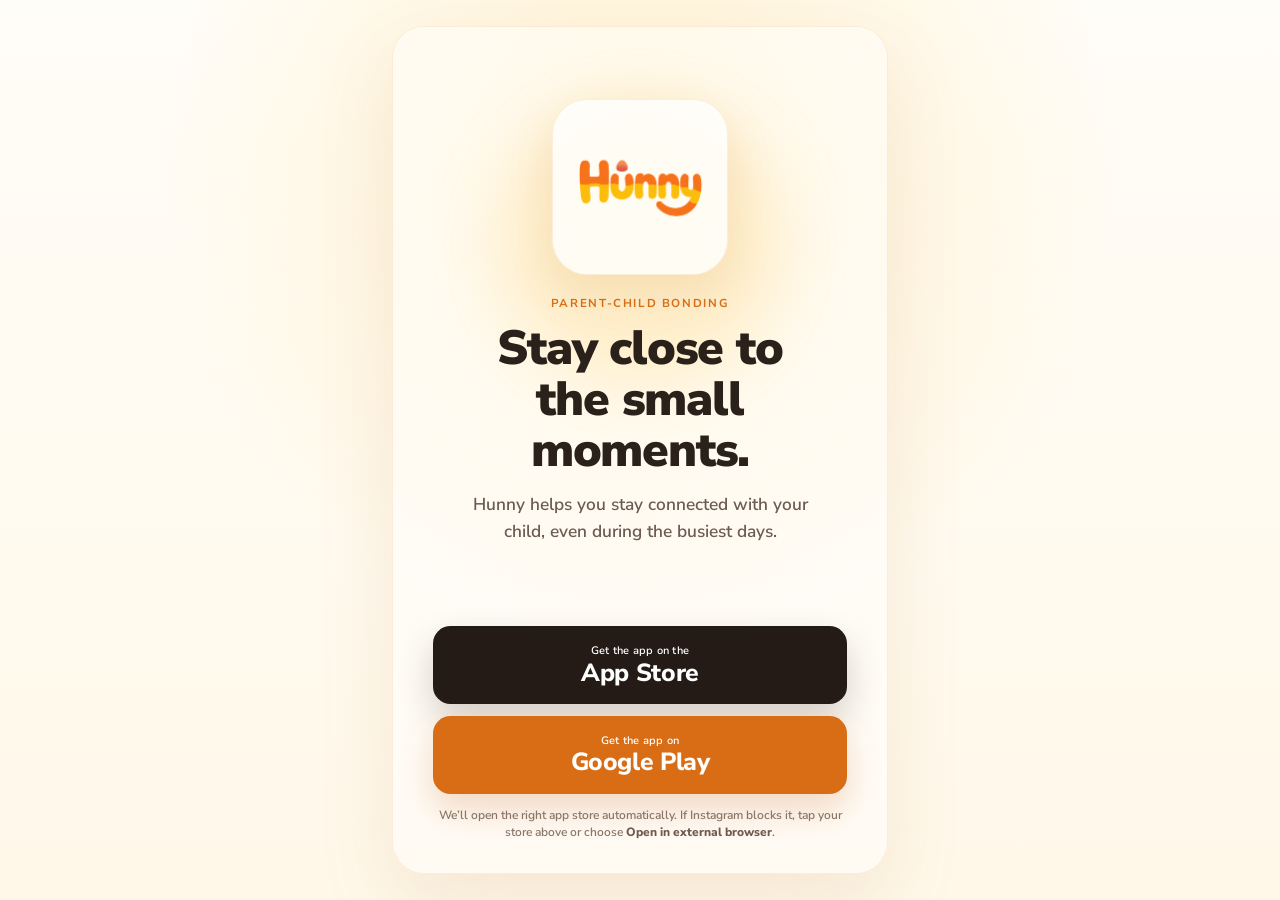
<file: get-app/index.html>
<!DOCTYPE html>
<html lang="en">
  <head>
    <meta charset="UTF-8" />
    <meta name="viewport" content="width=device-width, initial-scale=1, viewport-fit=cover" />
    <meta
      name="description"
      content="Download Hunny: Parent-Child Bonding from the App Store or Google Play. Stay close to the small moments, even during busy days."
    />
    <meta name="theme-color" content="#fff9ed" />
    <meta name="apple-itunes-app" content="app-id=6784933624" />
    <meta property="og:type" content="website" />
    <meta property="og:title" content="Get Hunny: Parent-Child Bonding" />
    <meta
      property="og:description"
      content="Stay close to the small moments, even during busy days."
    />
    <meta
      property="og:image"
      content="https://www.hunnyappai.com/Assets/hunny-logo-color-header.png"
    />
    <meta property="og:url" content="https://www.hunnyappai.com/get-app/" />
    <link rel="canonical" href="https://www.hunnyappai.com/get-app/" />
    <link rel="preconnect" href="https://fonts.googleapis.com" />
    <link rel="preconnect" href="https://fonts.gstatic.com" crossorigin />
    <link
      href="https://fonts.googleapis.com/css2?family=Nunito+Sans:opsz,wght@6..12,500..900&display=swap"
      rel="stylesheet"
    />
    <link rel="stylesheet" href="../get-app.css" />
    <title>Get Hunny: Parent-Child Bonding</title>
  </head>
  <body>
    <main class="download-page">
      <section class="download-card" aria-labelledby="download-heading">
        <div class="download-card__glow" aria-hidden="true"></div>

        <div class="download-card__content">
          <div class="download-logo-wrap">
            <img
              class="download-logo"
              src="../Assets/hunny-logo-color-header.png"
              alt="Hunny"
              width="1254"
              height="1254"
            />
          </div>

          <p class="download-eyebrow">PARENT-CHILD BONDING</p>
          <h1 id="download-heading">Stay close to the small moments.</h1>
          <p class="download-description">
            Hunny helps you stay connected with your child, even during the busiest days.
          </p>
        </div>

        <div class="download-actions">
          <a
            class="download-button"
            data-analytics-store="app_store"
            href="https://apps.apple.com/app/id6784933624"
            aria-label="Get Hunny: Parent-Child Bonding on the App Store"
            target="_top"
          >
            <span class="download-button__kicker">Get the app on the</span>
            <span class="download-button__label">App Store</span>
          </a>
          <a
            class="download-button download-button--play"
            data-analytics-store="google_play"
            href="https://play.google.com/store/apps/details?id=com.hunnychild.app&pli=1"
            aria-label="Get Hunny: Parent-Child Bonding on Google Play"
            target="_blank"
            rel="noopener noreferrer"
          >
            <span class="download-button__kicker">Get the app on</span>
            <span class="download-button__label">Google Play</span>
          </a>
          <p class="download-note">
            We’ll open the right app store automatically. If Instagram blocks it, tap your store
            above or choose <strong>Open in external browser</strong>.
          </p>
        </div>
      </section>
    </main>

    <script src="./analytics.js"></script>
  </body>
</html>
</file>
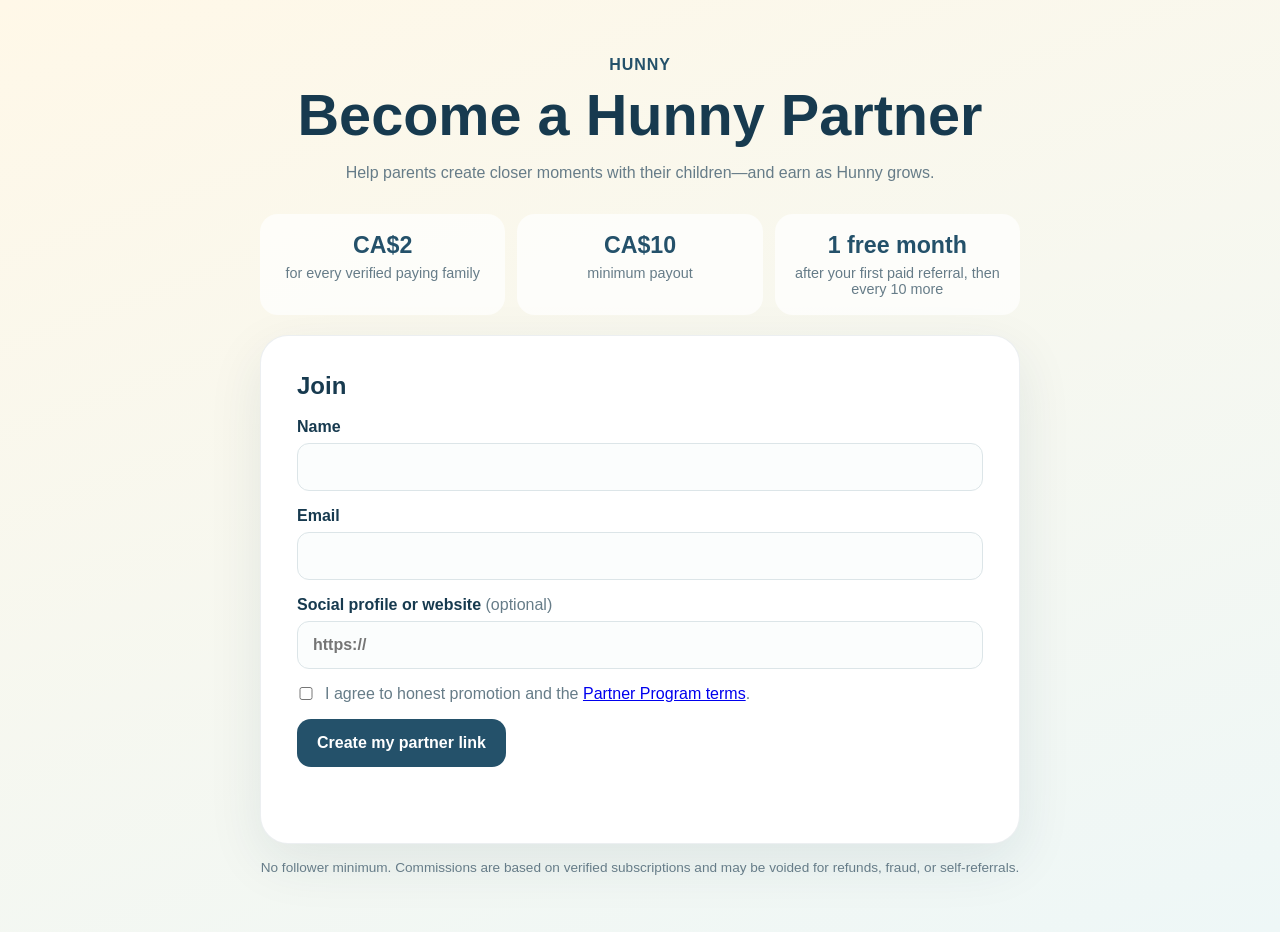
<file: partners/index.html>
<!doctype html>
<html lang="en">
  <head>
    <meta charset="utf-8" />
    <meta name="viewport" content="width=device-width, initial-scale=1" />
    <meta name="description" content="Share Hunny with parents and earn for verified paying families." />
    <title>Hunny Partner Program</title>
    <link rel="stylesheet" href="./styles.css" />
  </head>
  <body>
    <main class="shell">
      <section class="hero"><a class="brand" href="/">Hunny</a><h1 id="headline">Become a Hunny Partner</h1><p id="subhead">Help parents create closer moments with their children—and earn as Hunny grows.</p></section>
      <section id="referral-card" class="card hidden">
        <h2>Get 50% off your first month</h2><p>Download Hunny, create a parent account, then enter this code in Settings before subscribing to Plus Monthly.</p><strong id="referral-code" class="code"></strong>
        <div class="actions"><a class="button" href="https://apps.apple.com/app/id6784933624">Get Hunny for iPhone</a><a class="button secondary" href="https://play.google.com/store/apps/details?id=com.hunnychild.app">Get Hunny for Android</a></div>
      </section>
      <section id="program">
        <div class="reward-grid"><article><strong>CA$2</strong><span>for every verified paying family</span></article><article><strong>CA$10</strong><span>minimum payout</span></article><article><strong>1 free month</strong><span>after your first paid referral, then every 10 more</span></article></div>
        <section id="apply-card" class="card">
          <h2>Join</h2>
          <form id="apply-form">
            <label>Name<input name="displayName" autocomplete="name" maxlength="80" required /></label>
            <label>Email<input name="email" type="email" autocomplete="email" maxlength="254" required /></label>
            <label>Social profile or website <span>(optional)</span><input name="profileUrl" type="url" inputmode="url" placeholder="https://" maxlength="500" /></label>
            <label class="honeypot" aria-hidden="true">Website<input name="website" tabindex="-1" autocomplete="off" /></label>
            <label class="check"><input name="acceptTerms" type="checkbox" required /> <span>I agree to honest promotion and the <a href="./terms.html" target="_blank" rel="noopener">Partner Program terms</a>.</span></label>
            <button type="submit">Create my partner link</button><p id="apply-status" class="status" role="status"></p>
          </form>
        </section>
        <section id="dashboard-card" class="card hidden">
          <div class="card-title-row"><h2>Your dashboard</h2><button id="forget" class="text-button" type="button">Sign out</button></div>
          <p>Your code</p><strong id="partner-code" class="code"></strong>
          <p>Bookmark this private page to return to your dashboard.</p>
          <label>Partner link<div class="copy-row"><input id="partner-link" readonly /><button id="copy-link" type="button">Copy</button></div></label>
          <div class="stats"><article><strong id="clicks">0</strong><span>Clicks</span></article><article><strong id="joined">0</strong><span>Joined</span></article><article><strong id="paid">0</strong><span>Paid</span></article><article><strong id="pending">CA$0.00</strong><span>Pending</span></article></div>
          <p class="earnings"><strong id="earnings">CA$0.00</strong> available</p><button id="payout" type="button" disabled>Request payout</button><button id="refresh" class="secondary" type="button">Refresh</button><p id="dashboard-status" class="status" role="status"></p>
        </section>
        <p class="fine-print">No follower minimum. Commissions are based on verified subscriptions and may be voided for refunds, fraud, or self-referrals.</p>
      </section>
    </main>
    <script src="./app.js" defer></script>
  </body>
</html>
</file>
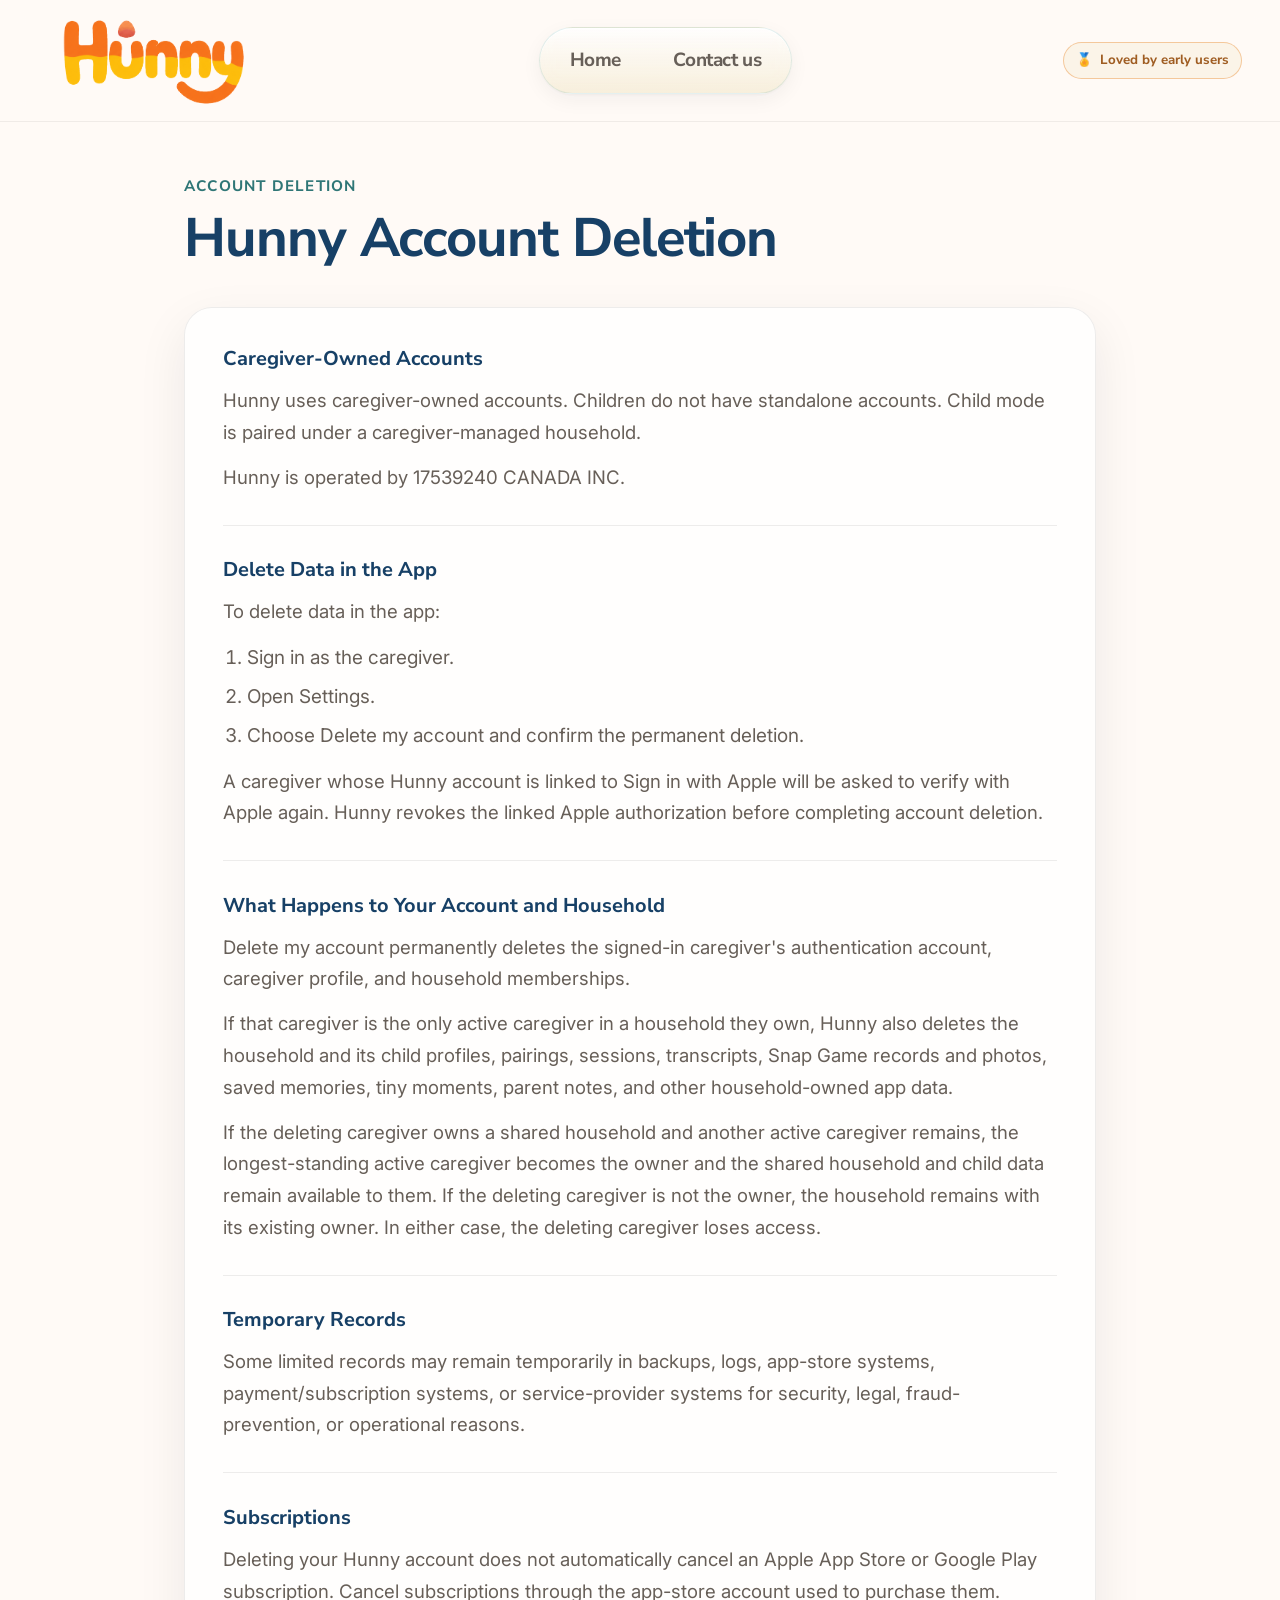
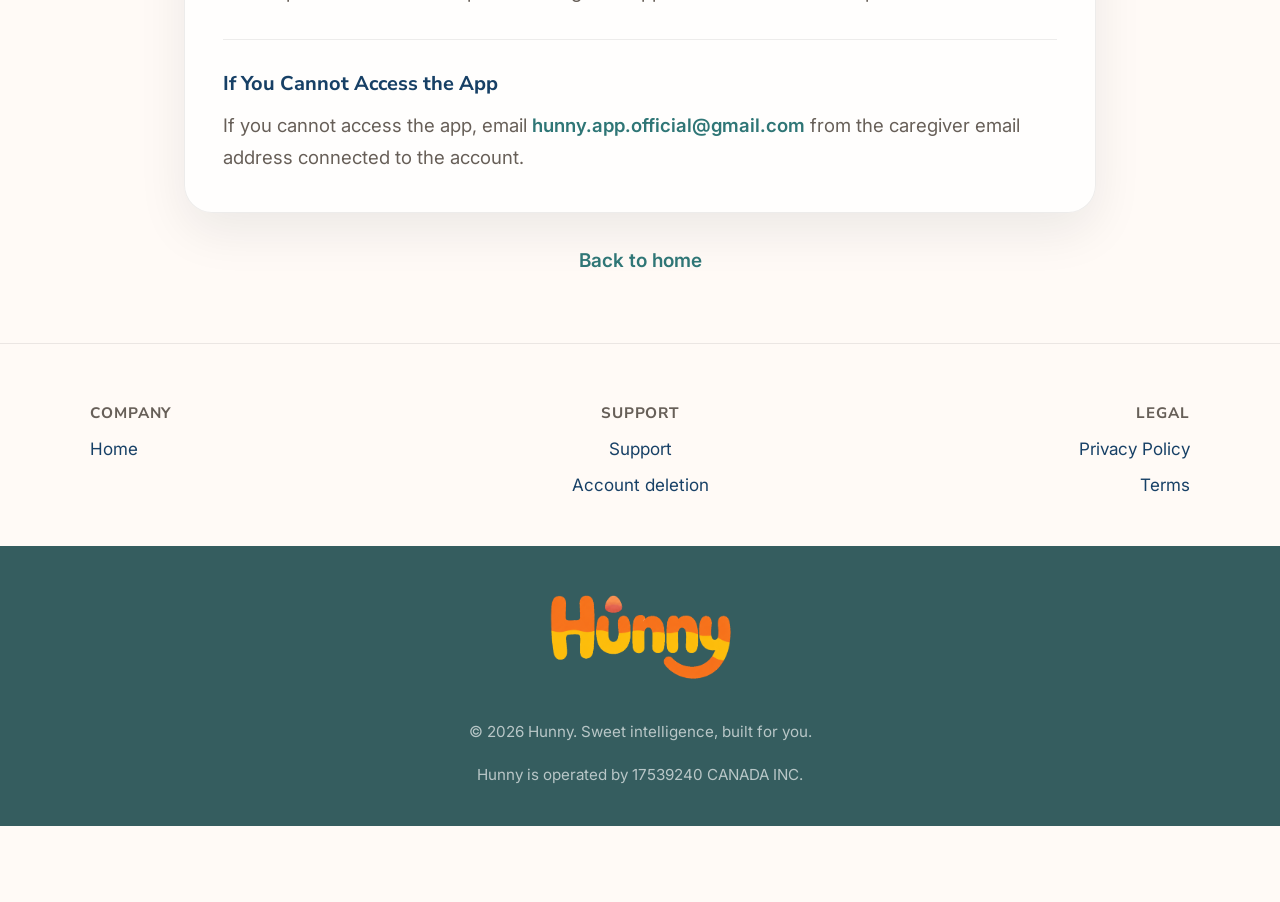
<file: account-deletion.html>
<!DOCTYPE html>
<html lang="en">
  <head>
    <meta charset="UTF-8" />
    <meta name="viewport" content="width=device-width, initial-scale=1.0" />
    <meta
      name="description"
      content="How Hunny's in-app caregiver account deletion works, including shared households, child data, and subscriptions."
    />
    <link rel="canonical" href="https://www.hunnyappai.com/account-deletion.html" />
    <title>Hunny Account Deletion</title>
    <link rel="preconnect" href="https://fonts.googleapis.com" />
    <link rel="preconnect" href="https://fonts.gstatic.com" crossorigin />
    <link
      href="https://fonts.googleapis.com/css2?family=Inter:wght@400;500;600;700&amp;family=Nunito+Sans:wght@625..835&amp;family=Plus+Jakarta+Sans:wght@500;600;700&amp;display=swap"
      rel="stylesheet"
    />
    <link rel="stylesheet" href="styles.css" />
  </head>
  <body>
    <script>
      document.documentElement.classList.add("js");
    </script>
    <header class="site-header" id="top">
      <div class="header-inner">
        <a class="brand" href="index.html" aria-label="Hunny home">
          <img
            class="brand-logo"
            src="Assets/hunny-logo-color-header.png"
            alt="Hunny"
            width="1254"
            height="1254"
            decoding="async"
          />
        </a>
        <button
          type="button"
          class="nav-toggle"
          aria-expanded="false"
          aria-controls="site-nav"
          aria-label="Open navigation menu"
          data-nav-toggle
        >
          <span class="nav-toggle__bar" aria-hidden="true"></span>
          <span class="nav-toggle__bar" aria-hidden="true"></span>
          <span class="nav-toggle__bar" aria-hidden="true"></span>
        </button>
        <nav id="site-nav" class="nav-main" aria-label="Primary">
          <div class="nav-main__mobile-head">
            <button
              type="button"
              class="nav-main__close"
              aria-label="Close navigation menu"
              data-nav-close
            >
              <span aria-hidden="true">&times;</span>
            </button>
          </div>
          <ul class="nav-main__list">
            <li><a href="index.html#top">Home</a></li>
            <li><a href="index.html#contact">Contact us</a></li>
          </ul>
        </nav>
        <button
          type="button"
          class="nav-overlay"
          aria-hidden="true"
          tabindex="-1"
          data-nav-overlay
        ></button>
        <div class="header-actions">
          <span class="ph-badge" title="Community favorite">
            <span class="ph-icon" aria-hidden="true">🏅</span>
            Loved by early users
          </span>
        </div>
      </div>
    </header>

    <main class="page-sub">
      <section class="legal-page" aria-labelledby="deletion-heading">
        <div class="legal-shell">
          <div class="reveal-on-scroll">
            <p class="legal-page-kicker">Account deletion</p>
            <h1 id="deletion-heading" class="legal-page-title">Hunny Account Deletion</h1>
          </div>

          <div class="legal-content reveal-on-scroll reveal-on-scroll--d1">
            <section class="legal-section">
              <h2>Caregiver-Owned Accounts</h2>
              <p>
                Hunny uses caregiver-owned accounts. Children do not have standalone accounts. Child
                mode is paired under a caregiver-managed household.
              </p>
              <p>Hunny is operated by 17539240 CANADA INC.</p>
            </section>

            <section class="legal-section">
              <h2>Delete Data in the App</h2>
              <p>To delete data in the app:</p>
              <ol>
                <li>Sign in as the caregiver.</li>
                <li>Open Settings.</li>
                <li>Choose Delete my account and confirm the permanent deletion.</li>
              </ol>
              <p>
                A caregiver whose Hunny account is linked to Sign in with Apple will be asked to
                verify with Apple again. Hunny revokes the linked Apple authorization before
                completing account deletion.
              </p>
            </section>

            <section class="legal-section">
              <h2>What Happens to Your Account and Household</h2>
              <p>
                Delete my account permanently deletes the signed-in caregiver's authentication
                account, caregiver profile, and household memberships.
              </p>
              <p>
                If that caregiver is the only active caregiver in a household they own, Hunny also
                deletes the household and its child profiles, pairings, sessions, transcripts, Snap
                Game records and photos, saved memories, tiny moments, parent notes, and other
                household-owned app data.
              </p>
              <p>
                If the deleting caregiver owns a shared household and another active caregiver
                remains, the longest-standing active caregiver becomes the owner and the shared
                household and child data remain available to them. If the deleting caregiver is not
                the owner, the household remains with its existing owner. In either case, the
                deleting caregiver loses access.
              </p>
            </section>

            <section class="legal-section">
              <h2>Temporary Records</h2>
              <p>
                Some limited records may remain temporarily in backups, logs, app-store systems,
                payment/subscription systems, or service-provider systems for security, legal,
                fraud-prevention, or operational reasons.
              </p>
            </section>

            <section class="legal-section">
              <h2>Subscriptions</h2>
              <p>
                Deleting your Hunny account does not automatically cancel an Apple App Store or
                Google Play subscription. Cancel subscriptions through the app-store account used to
                purchase them.
              </p>
            </section>

            <section class="legal-section">
              <h2>If You Cannot Access the App</h2>
              <p>
                If you cannot access the app, email
                <a href="mailto:hunny.app.official@gmail.com">hunny.app.official@gmail.com</a> from
                the caregiver email address connected to the account.
              </p>
            </section>
          </div>

          <p class="legal-page-back reveal-on-scroll">
            <a href="index.html">Back to home</a>
          </p>
        </div>
      </section>

      <footer class="site-footer reveal-on-scroll">
        <div class="footer-row">
          <div class="footer-col">
            <strong>Company</strong>
            <a href="index.html#top">Home</a>
          </div>
          <div class="footer-col footer-col--center">
            <strong>Support</strong>
            <a href="support.html">Support</a>
            <a href="account-deletion.html" aria-current="page">Account deletion</a>
          </div>
          <div class="footer-col footer-col--end">
            <strong>Legal</strong>
            <a href="privacy.html">Privacy Policy</a>
            <a href="terms.html">Terms</a>
          </div>
        </div>
        <div class="footer-brand-strip">
          <img
            class="footer-logo"
            src="Assets/hunny-logo-color-header.png"
            alt=""
            width="1254"
            height="1254"
            decoding="async"
          />
          <p class="footer-note">
            © <span id="year"></span> Hunny. Sweet intelligence, built for you.
          </p>
          <p class="footer-note">Hunny is operated by 17539240 CANADA INC.</p>
        </div>
      </footer>
    </main>

    <script src="main.js" defer></script>
  </body>
</html>
</file>
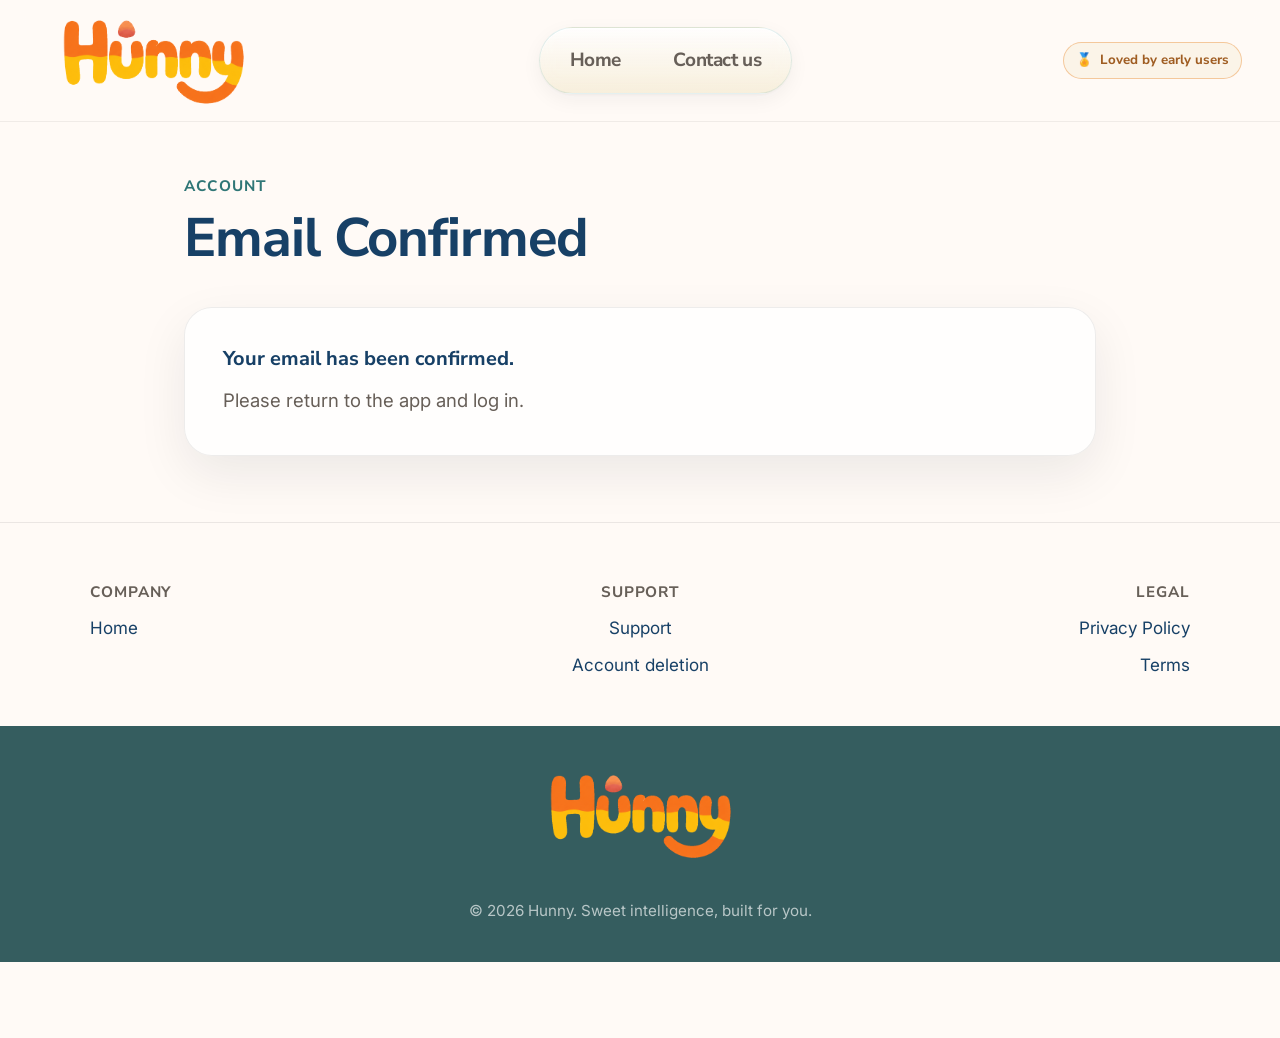
<file: auth-confirmed.html>
<!DOCTYPE html>
<html lang="en">
  <head>
    <meta charset="UTF-8" />
    <meta name="viewport" content="width=device-width, initial-scale=1.0" />
    <meta
      name="description"
      content="Your Hunny account email has been confirmed. Return to the app and log in."
    />
    <link rel="canonical" href="https://www.hunnyappai.com/auth-confirmed.html" />
    <title>Email Confirmed | Hunny</title>
    <link rel="preconnect" href="https://fonts.googleapis.com" />
    <link rel="preconnect" href="https://fonts.gstatic.com" crossorigin />
    <link
      href="https://fonts.googleapis.com/css2?family=Inter:wght@400;500;600;700&family=Nunito+Sans:wght@625..835&family=Plus+Jakarta+Sans:wght@500;600;700&display=swap"
      rel="stylesheet"
    />
    <link rel="stylesheet" href="styles.css" />
  </head>
  <body>
    <script>
      document.documentElement.classList.add("js");
    </script>
    <header class="site-header" id="top">
      <div class="header-inner">
        <a class="brand" href="index.html" aria-label="Hunny home">
          <img
            class="brand-logo"
            src="Assets/hunny-logo-color-header.png"
            alt="Hunny"
            width="1254"
            height="1254"
            decoding="async"
          />
        </a>
        <button
          type="button"
          class="nav-toggle"
          aria-expanded="false"
          aria-controls="site-nav"
          aria-label="Open navigation menu"
          data-nav-toggle
        >
          <span class="nav-toggle__bar" aria-hidden="true"></span>
          <span class="nav-toggle__bar" aria-hidden="true"></span>
          <span class="nav-toggle__bar" aria-hidden="true"></span>
        </button>
        <nav id="site-nav" class="nav-main" aria-label="Primary">
          <div class="nav-main__mobile-head">
            <button
              type="button"
              class="nav-main__close"
              aria-label="Close navigation menu"
              data-nav-close
            >
              <span aria-hidden="true">&times;</span>
            </button>
          </div>
          <ul class="nav-main__list">
            <li><a href="index.html#top">Home</a></li>
            <li><a href="index.html#contact">Contact us</a></li>
          </ul>
        </nav>
        <button
          type="button"
          class="nav-overlay"
          aria-hidden="true"
          tabindex="-1"
          data-nav-overlay
        ></button>
        <div class="header-actions">
          <span class="ph-badge" title="Community favorite">
            <span class="ph-icon" aria-hidden="true">🏅</span>
            Loved by early users
          </span>
        </div>
      </div>
    </header>

    <main class="page-sub">
      <section class="legal-page" aria-labelledby="auth-confirmed-heading">
        <div class="legal-shell">
          <div class="reveal-on-scroll">
            <p class="legal-page-kicker">Account</p>
            <h1 id="auth-confirmed-heading" class="legal-page-title">Email Confirmed</h1>
          </div>

          <div class="legal-content reveal-on-scroll reveal-on-scroll--d1">
            <section class="legal-section">
              <h2>Your email has been confirmed.</h2>
              <p>Please return to the app and log in.</p>
            </section>
          </div>
        </div>
      </section>

      <footer class="site-footer reveal-on-scroll">
        <div class="footer-row">
          <div class="footer-col">
            <strong>Company</strong>
            <a href="index.html#top">Home</a>
          </div>
          <div class="footer-col footer-col--center">
            <strong>Support</strong>
            <a href="support.html">Support</a>
            <a href="account-deletion.html">Account deletion</a>
          </div>
          <div class="footer-col footer-col--end">
            <strong>Legal</strong>
            <a href="privacy.html">Privacy Policy</a>
            <a href="terms.html">Terms</a>
          </div>
        </div>
        <div class="footer-brand-strip">
          <img
            class="footer-logo"
            src="Assets/hunny-logo-color-header.png"
            alt=""
            width="1254"
            height="1254"
            decoding="async"
          />
          <p class="footer-note">
            © <span id="year"></span> Hunny. Sweet intelligence, built for you.
          </p>
        </div>
      </footer>
    </main>

    <script src="main.js" defer></script>
  </body>
</html>
</file>
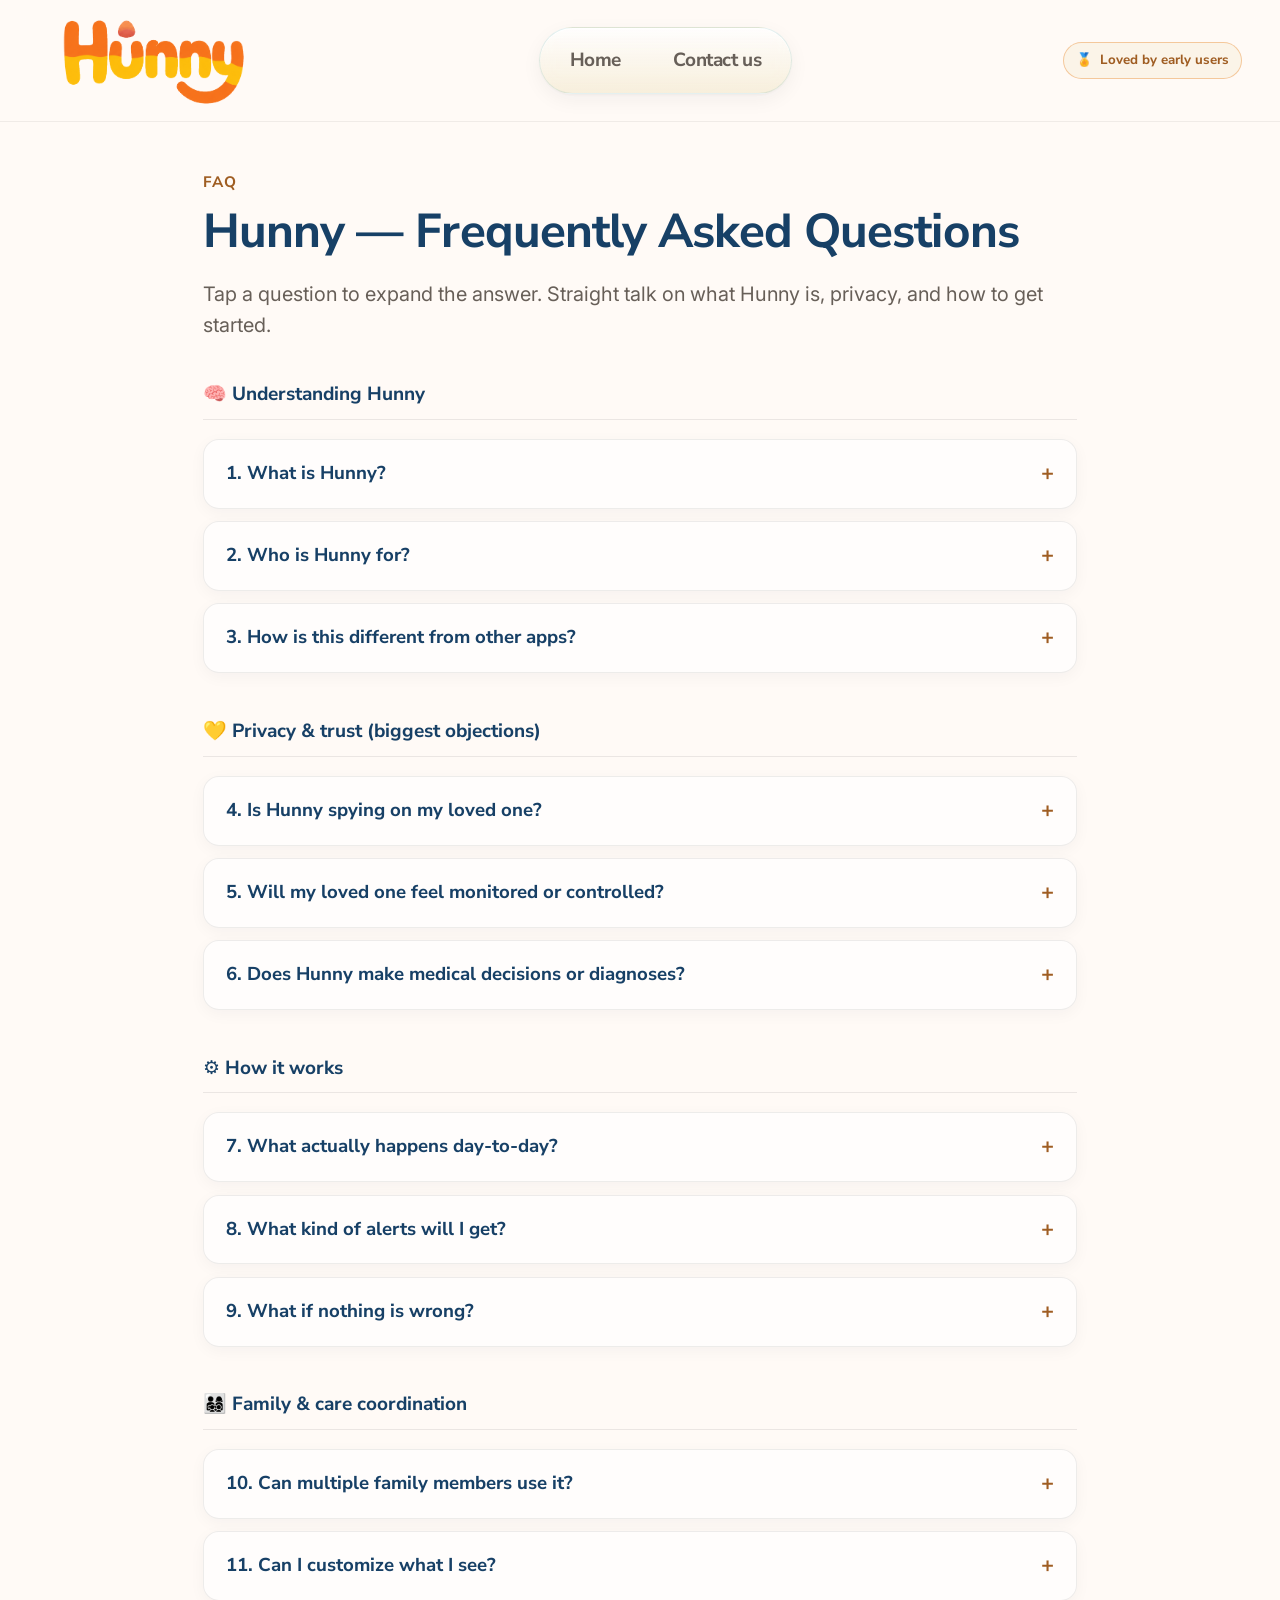
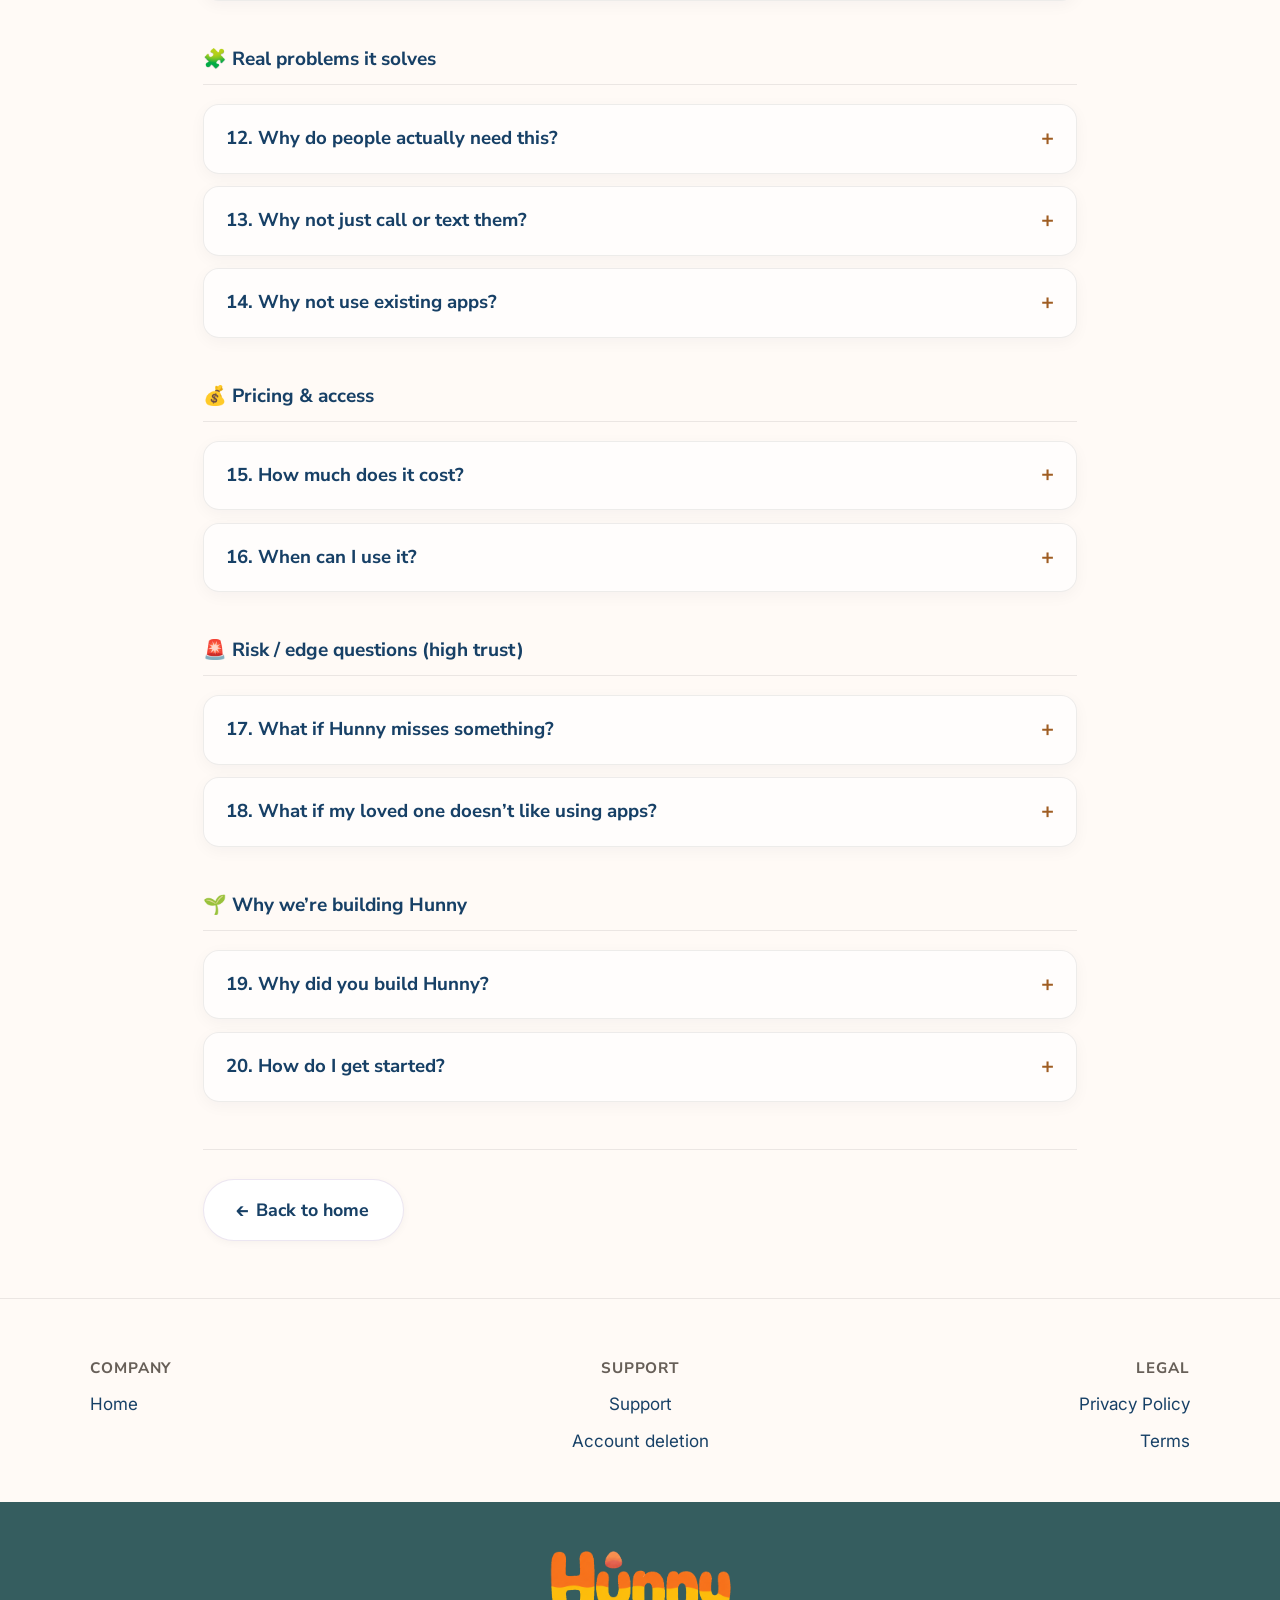
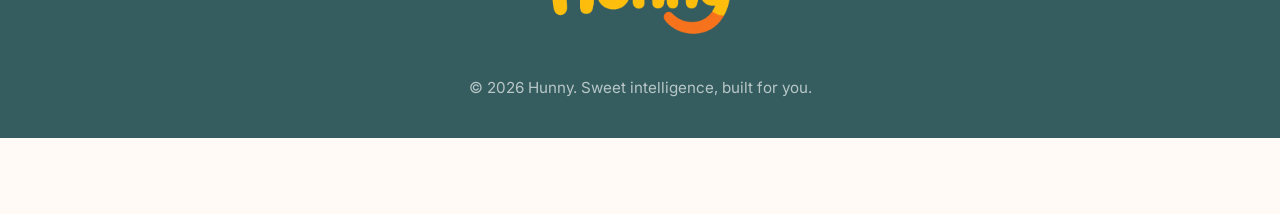
<file: faq.html>
<!DOCTYPE html>
<html lang="en">
  <head>
    <meta charset="UTF-8" />
    <meta name="viewport" content="width=device-width, initial-scale=1.0" />
    <title>FAQ — Hunny</title>
    <link rel="preconnect" href="https://fonts.googleapis.com" />
    <link rel="preconnect" href="https://fonts.gstatic.com" crossorigin />
    <link
      href="https://fonts.googleapis.com/css2?family=Inter:wght@400;500;600;700&family=Nunito+Sans:wght@625..835&family=Plus+Jakarta+Sans:wght@500;600;700&display=swap"
      rel="stylesheet"
    />
    <link rel="stylesheet" href="styles.css" />
  </head>
  <body>
    <script>
      document.documentElement.classList.add("js");
    </script>
    <header class="site-header" id="top">
      <div class="header-inner">
        <a class="brand" href="index.html" aria-label="Hunny home">
          <img
            class="brand-logo"
            src="Assets/hunny-logo-color-header.png"
            alt="Hunny"
            width="1254"
            height="1254"
            decoding="async"
          />
        </a>
        <nav class="nav-main" aria-label="Primary">
          <ul class="nav-main__list">
            <li><a href="index.html#top">Home</a></li>
            <li><a href="index.html#contact">Contact us</a></li>
          </ul>
        </nav>
        <div class="header-actions">
          <span class="ph-badge" title="Community favorite">
            <span class="ph-icon" aria-hidden="true">🏅</span>
            Loved by early users
          </span>
        </div>
      </div>
    </header>

    <main class="page-sub">
      <section class="faq-page-section" aria-labelledby="faq-heading">
        <div class="faq-page-inner">
          <div class="faq-page-intro reveal-on-scroll">
            <p class="faq-page-kicker">FAQ</p>
            <h1 id="faq-heading" class="faq-page-title">Hunny — Frequently Asked Questions</h1>
            <p class="faq-page-lead">
              Tap a question to expand the answer. Straight talk on what Hunny is, privacy, and how to
              get started.
            </p>
          </div>

          <div class="faq-category reveal-on-scroll">
            <h2 class="faq-category-title">🧠 Understanding Hunny</h2>

            <details class="faq-item">
              <summary class="faq-summary">1. What is Hunny?</summary>
              <div class="faq-answer">
                <p>
                  Hunny is an AI-powered companion that checks in on your loved ones through natural
                  conversations — and turns those interactions into simple updates and alerts for you.
                </p>
                <p>Instead of constant monitoring, Hunny answers one question:</p>
                <p><strong>&ldquo;Are they okay today?&rdquo;</strong></p>
              </div>
            </details>

            <details class="faq-item">
              <summary class="faq-summary">2. Who is Hunny for?</summary>
              <div class="faq-answer">
                <p>Hunny is designed for families who care about someone but can&rsquo;t always be there:</p>
                <ul>
                  <li>Aging parents living alone</li>
                  <li>Busy families with children</li>
                  <li>Neurodivergent or autistic individuals</li>
                  <li>Loved ones dealing with emotional or mental health challenges</li>
                </ul>
              </div>
            </details>

            <details class="faq-item">
              <summary class="faq-summary">3. How is this different from other apps?</summary>
              <div class="faq-answer">
                <p><strong>Most tools are:</strong></p>
                <ul>
                  <li>❌ Too invasive (cameras, trackers)</li>
                  <li>❌ Too manual (calls, texts, spreadsheets)</li>
                  <li>❌ Too clinical (medical, stressful)</li>
                </ul>
                <p><strong>Hunny is:</strong></p>
                <ul>
                  <li>✅ Non-intrusive</li>
                  <li>✅ Conversation-based</li>
                  <li>✅ Family-centered</li>
                  <li>✅ Signal-focused (not diagnosis)</li>
                </ul>
              </div>
            </details>
          </div>

          <div class="faq-category reveal-on-scroll">
            <h2 class="faq-category-title">💛 Privacy &amp; trust (biggest objections)</h2>

            <details class="faq-item">
              <summary class="faq-summary">4. Is Hunny spying on my loved one?</summary>
              <div class="faq-answer">
                <p><strong>No.</strong></p>
                <p>Hunny does not use:</p>
                <ul>
                  <li>Cameras</li>
                  <li>Constant tracking</li>
                  <li>Surveillance</li>
                </ul>
                <p>It only learns from natural conversations, just like texting or chatting.</p>
              </div>
            </details>

            <details class="faq-item">
              <summary class="faq-summary">5. Will my loved one feel monitored or controlled?</summary>
              <div class="faq-answer">
                <p>No — Hunny is designed to feel like a friendly companion, not a tool.</p>
                <p>
                  This is critical because caregivers consistently reject tools that feel invasive or
                  controlling.
                </p>
              </div>
            </details>

            <details class="faq-item">
              <summary class="faq-summary">6. Does Hunny make medical decisions or diagnoses?</summary>
              <div class="faq-answer">
                <p><strong>No.</strong></p>
                <p><strong>Hunny:</strong></p>
                <ul>
                  <li>❌ Does NOT diagnose</li>
                  <li>❌ Does NOT replace doctors</li>
                  <li>✅ Only provides signals and summaries</li>
                </ul>
              </div>
            </details>
          </div>

          <div class="faq-category reveal-on-scroll">
            <h2 class="faq-category-title">⚙️ How it works</h2>

            <details class="faq-item">
              <summary class="faq-summary">7. What actually happens day-to-day?</summary>
              <div class="faq-answer">
                <ul>
                  <li>Hunny checks in through casual conversation</li>
                  <li>It observes patterns (mood, routine, engagement)</li>
                  <li>You get a simple summary</li>
                  <li>You&rsquo;re alerted only if something feels off</li>
                </ul>
              </div>
            </details>

            <details class="faq-item">
              <summary class="faq-summary">8. What kind of alerts will I get?</summary>
              <div class="faq-answer">
                <p>Only meaningful ones, like:</p>
                <ul>
                  <li>Missed routines</li>
                  <li>Sudden disengagement</li>
                  <li>Unusual behavior patterns</li>
                </ul>
                <p>Not constant notifications.</p>
              </div>
            </details>

            <details class="faq-item">
              <summary class="faq-summary">9. What if nothing is wrong?</summary>
              <div class="faq-answer">
                <p>You&rsquo;ll just see a calm update like:</p>
                <p>👉 <strong>&ldquo;Everything looks normal today.&rdquo;</strong></p>
              </div>
            </details>
          </div>

          <div class="faq-category reveal-on-scroll">
            <h2 class="faq-category-title">👨‍👩‍👧‍👦 Family &amp; care coordination</h2>

            <details class="faq-item">
              <summary class="faq-summary">10. Can multiple family members use it?</summary>
              <div class="faq-answer">
                <p><strong>Yes.</strong></p>
                <p>Hunny is built for care circles, so:</p>
                <ul>
                  <li>Everyone stays updated</li>
                  <li>No more chaotic group texts</li>
                  <li>Shared context in one place</li>
                </ul>
                <p>(This is one of the biggest unmet needs caregivers complain about.)</p>
              </div>
            </details>

            <details class="faq-item">
              <summary class="faq-summary">11. Can I customize what I see?</summary>
              <div class="faq-answer">
                <p><strong>Yes.</strong></p>
                <p>You can choose:</p>
                <ul>
                  <li>What data is shared</li>
                  <li>Who sees what</li>
                  <li>How often you get updates</li>
                </ul>
              </div>
            </details>
          </div>

          <div class="faq-category reveal-on-scroll">
            <h2 class="faq-category-title">🧩 Real problems it solves</h2>

            <details class="faq-item">
              <summary class="faq-summary">12. Why do people actually need this?</summary>
              <div class="faq-answer">
                <p>Because caregivers today face 3 constant problems:</p>
                <ul>
                  <li><strong>&ldquo;Is something wrong?&rdquo;</strong> (uncertainty)</li>
                  <li><strong>&ldquo;Am I doing enough?&rdquo;</strong> (guilt)</li>
                  <li><strong>&ldquo;Why is this so hard to manage?&rdquo;</strong> (friction)</li>
                </ul>
                <p>Hunny reduces all three.</p>
              </div>
            </details>

            <details class="faq-item">
              <summary class="faq-summary">13. Why not just call or text them?</summary>
              <div class="faq-answer">
                <p>Because:</p>
                <ul>
                  <li>People say &ldquo;I&rsquo;m fine&rdquo; even when they&rsquo;re not</li>
                  <li>You can&rsquo;t check constantly</li>
                  <li>It creates guilt on both sides</li>
                </ul>
                <p>Families want signals, not guesswork.</p>
              </div>
            </details>

            <details class="faq-item">
              <summary class="faq-summary">14. Why not use existing apps?</summary>
              <div class="faq-answer">
                <p>Most people already try:</p>
                <ul>
                  <li>Notes</li>
                  <li>Spreadsheets</li>
                  <li>Group chats</li>
                  <li>Random apps</li>
                </ul>
                <p>But they&rsquo;re fragmented and exhausting.</p>
                <p>Hunny replaces all of that with one clear system.</p>
              </div>
            </details>
          </div>

          <div class="faq-category reveal-on-scroll">
            <h2 class="faq-category-title">💰 Pricing &amp; access</h2>

            <details class="faq-item">
              <summary class="faq-summary">15. How much does it cost?</summary>
              <div class="faq-answer">
                <p>Hunny will be a subscription-based app (family plan).</p>
                <p><strong>💡 Early users will get:</strong></p>
                <ul>
                  <li>Early access</li>
                  <li>Special pricing</li>
                  <li>Priority features</li>
                </ul>
              </div>
            </details>

            <details class="faq-item">
              <summary class="faq-summary">16. When can I use it?</summary>
              <div class="faq-answer">
                <p>We&rsquo;re currently building and testing Hunny.</p>
                <p>We&rsquo;ll share availability updates as Hunny gets closer to launch.</p>
              </div>
            </details>
          </div>

          <div class="faq-category reveal-on-scroll">
            <h2 class="faq-category-title">🚨 Risk / edge questions (high trust)</h2>

            <details class="faq-item">
              <summary class="faq-summary">17. What if Hunny misses something?</summary>
              <div class="faq-answer">
                <p>Hunny is designed to:</p>
                <ul>
                  <li>Reduce risk</li>
                  <li>Provide early signals</li>
                </ul>
                <p>But it is not a replacement for human care or emergency services.</p>
              </div>
            </details>

            <details class="faq-item">
              <summary class="faq-summary">18. What if my loved one doesn&rsquo;t like using apps?</summary>
              <div class="faq-answer">
                <p>That&rsquo;s exactly why Hunny exists.</p>
                <p>It&rsquo;s designed to:</p>
                <ul>
                  <li>Feel natural (conversation-based)</li>
                  <li>Require minimal effort</li>
                  <li>Avoid complex interfaces</li>
                </ul>
                <p>Because many caregivers say:</p>
                <p>👉 <strong>&ldquo;My parent won&rsquo;t use tech anyway.&rdquo;</strong></p>
              </div>
            </details>
          </div>

          <div class="faq-category reveal-on-scroll">
            <h2 class="faq-category-title">🌱 Why we&rsquo;re building Hunny</h2>

            <details class="faq-item">
              <summary class="faq-summary">19. Why did you build Hunny?</summary>
              <div class="faq-answer">
                <p>Because families aren&rsquo;t asking for monitoring.</p>
                <p>They&rsquo;re asking for:</p>
                <ul>
                  <li>Peace of mind</li>
                  <li>Less guilt</li>
                  <li>A simple way to know their loved ones are okay</li>
                </ul>
                <p>And that doesn&rsquo;t exist yet.</p>
              </div>
            </details>

            <details class="faq-item">
              <summary class="faq-summary">20. How do I get started?</summary>
              <div class="faq-answer">
                <ul class="faq-answer-list--plain">
                  <li>
                    👉
                    <a href="index.html#contact">Get on the list via the homepage</a>
                  </li>
                  <li>👉 Invite your family</li>
                  <li>👉 Be part of shaping Hunny</li>
                </ul>
              </div>
            </details>
          </div>

          <p class="faq-page-back reveal-on-scroll">
            <a class="btn btn-secondary" href="index.html">← Back to home</a>
          </p>
        </div>
      </section>

      <footer class="site-footer reveal-on-scroll" id="contact">
        <div class="footer-row">
          <div class="footer-col">
            <strong>Company</strong>
            <a href="index.html#top">Home</a>
          </div>
          <div class="footer-col footer-col--center">
            <strong>Support</strong>
            <a href="support.html">Support</a>
            <a href="account-deletion.html">Account deletion</a>
          </div>
          <div class="footer-col footer-col--end">
            <strong>Legal</strong>
            <a href="privacy.html">Privacy Policy</a>
            <a href="terms.html">Terms</a>
          </div>
        </div>
        <div class="footer-brand-strip">
          <img
            class="footer-logo"
            src="Assets/hunny-logo-color-header.png"
            alt=""
            width="1254"
            height="1254"
            decoding="async"
          />
          <p class="footer-note">
            © <span id="year"></span> Hunny. Sweet intelligence, built for you.
          </p>
        </div>
      </footer>
    </main>

    <script src="main.js" defer></script>
  </body>
</html>
</file>
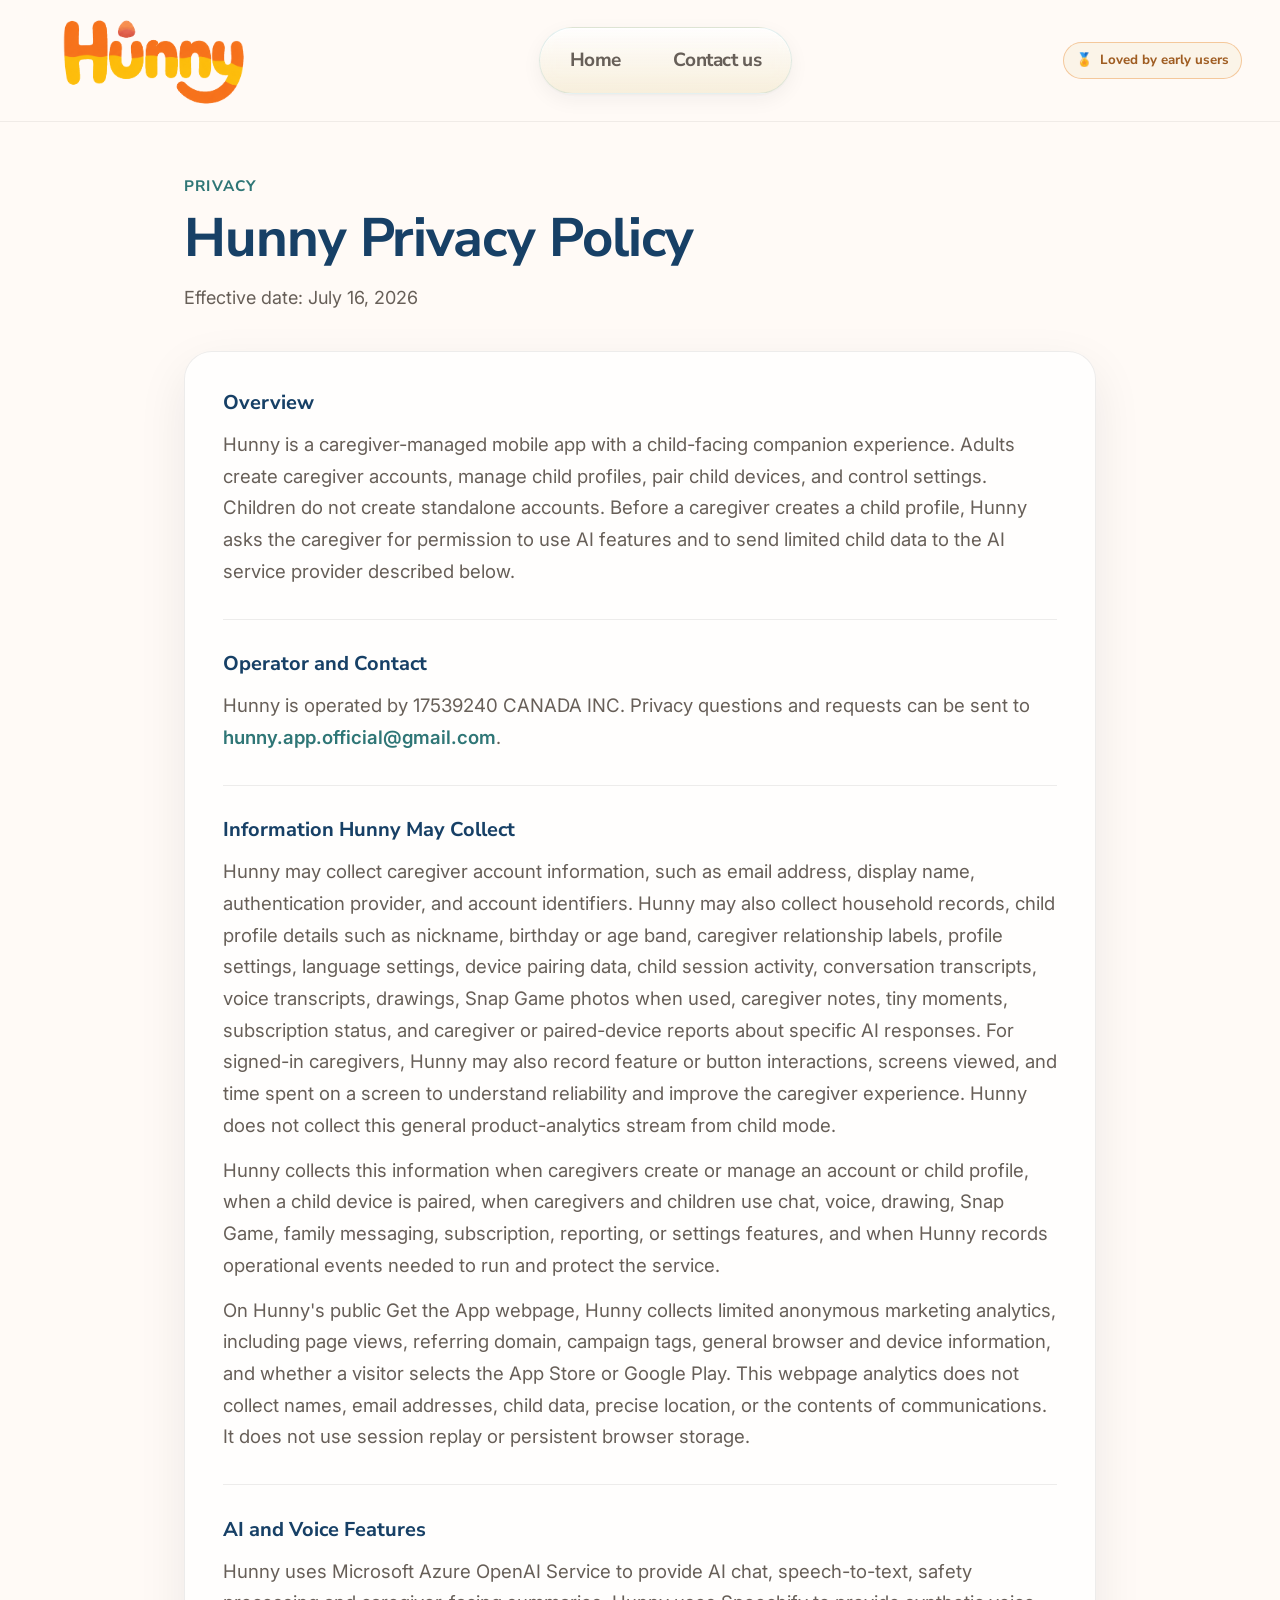
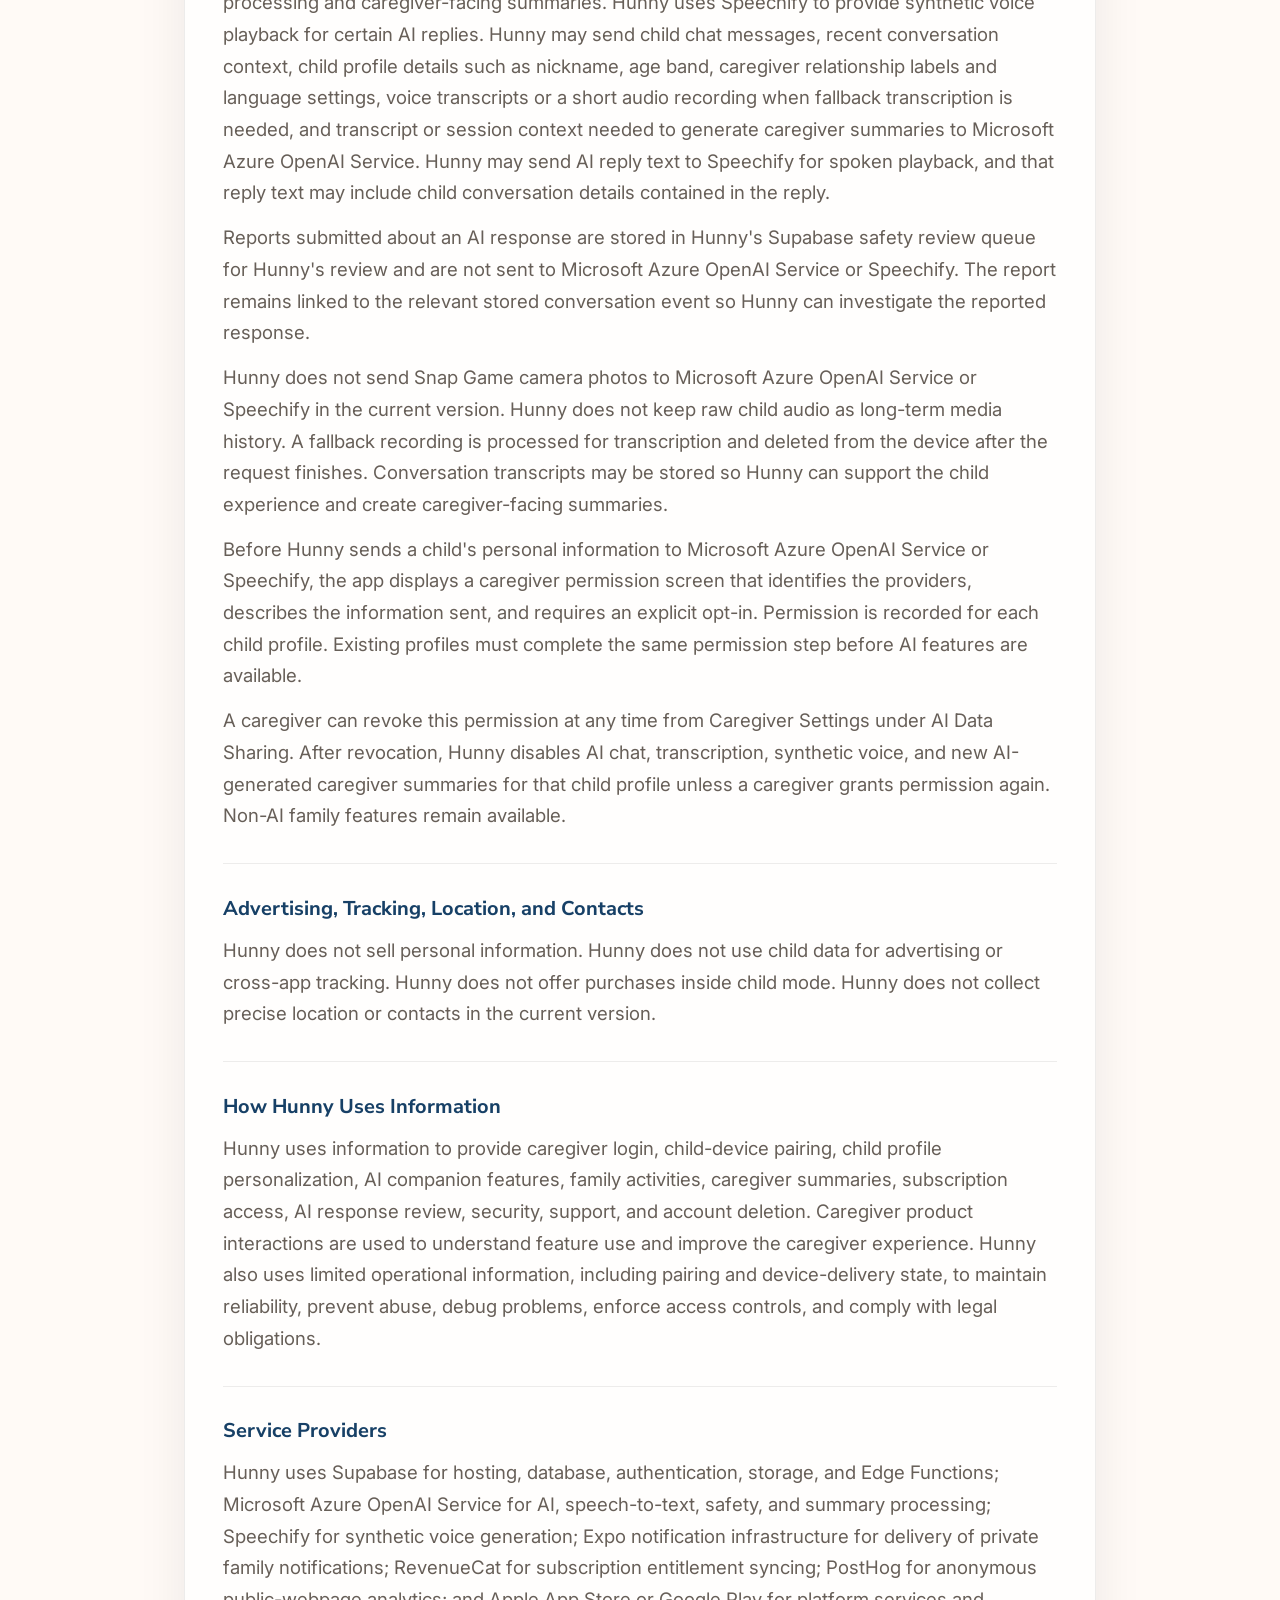
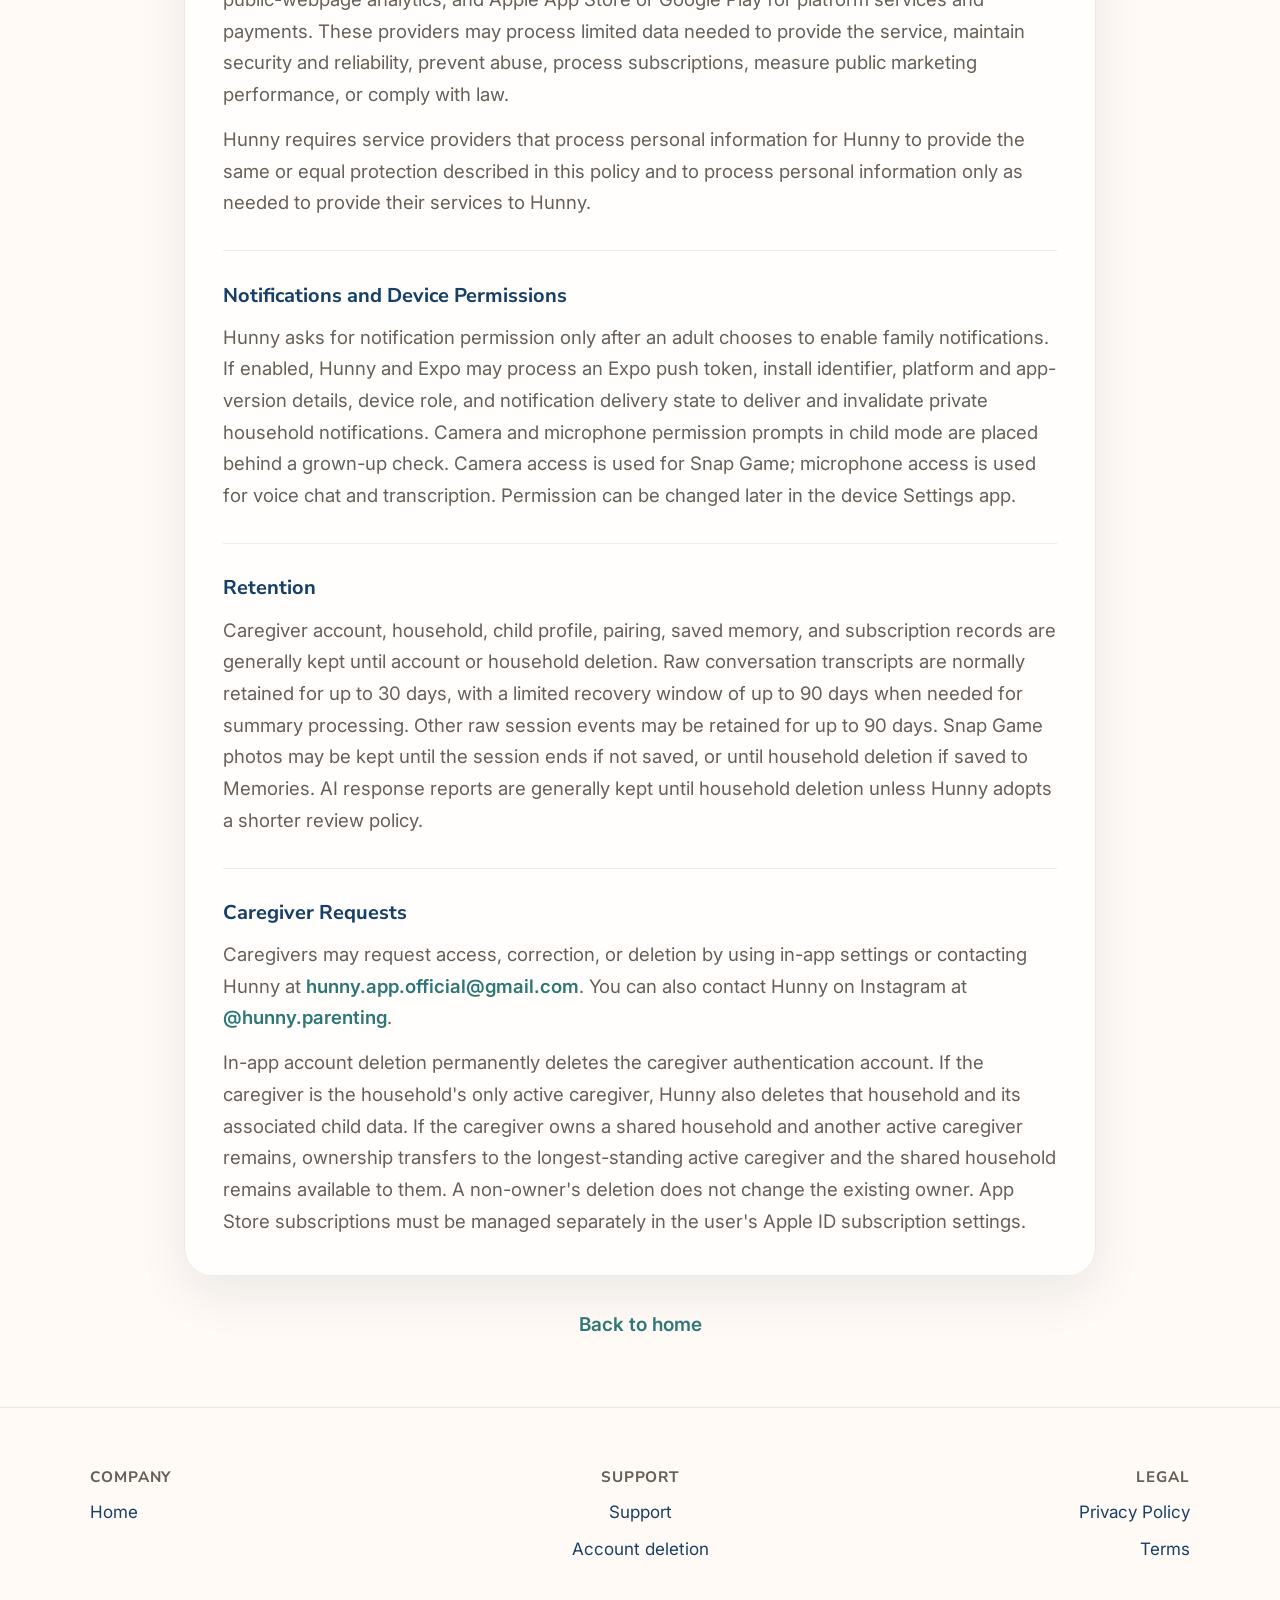
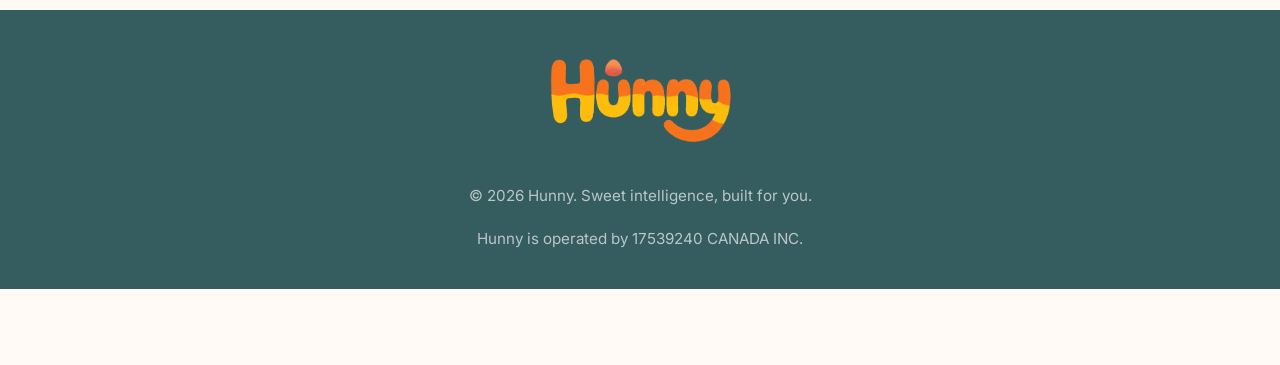
<file: privacy.html>
<!DOCTYPE html>
<html lang="en">
  <head>
    <meta charset="UTF-8" />
    <meta name="viewport" content="width=device-width, initial-scale=1.0" />
    <meta
      name="description"
      content="Hunny Privacy Policy for caregiver accounts, child profiles, child mode, AI companion features, retention, and deletion requests."
    />
    <link rel="canonical" href="https://www.hunnyappai.com/privacy.html" />
    <title>Hunny Privacy Policy</title>
    <link rel="preconnect" href="https://fonts.googleapis.com" />
    <link rel="preconnect" href="https://fonts.gstatic.com" crossorigin />
    <link
      href="https://fonts.googleapis.com/css2?family=Inter:wght@400;500;600;700&amp;family=Nunito+Sans:wght@625..835&amp;family=Plus+Jakarta+Sans:wght@500;600;700&amp;display=swap"
      rel="stylesheet"
    />
    <link rel="stylesheet" href="styles.css" />
  </head>
  <body>
    <script>
      document.documentElement.classList.add("js");
    </script>
    <header class="site-header" id="top">
      <div class="header-inner">
        <a class="brand" href="index.html" aria-label="Hunny home">
          <img
            class="brand-logo"
            src="Assets/hunny-logo-color-header.png"
            alt="Hunny"
            width="1254"
            height="1254"
            decoding="async"
          />
        </a>
        <button
          type="button"
          class="nav-toggle"
          aria-expanded="false"
          aria-controls="site-nav"
          aria-label="Open navigation menu"
          data-nav-toggle
        >
          <span class="nav-toggle__bar" aria-hidden="true"></span>
          <span class="nav-toggle__bar" aria-hidden="true"></span>
          <span class="nav-toggle__bar" aria-hidden="true"></span>
        </button>
        <nav id="site-nav" class="nav-main" aria-label="Primary">
          <div class="nav-main__mobile-head">
            <button
              type="button"
              class="nav-main__close"
              aria-label="Close navigation menu"
              data-nav-close
            >
              <span aria-hidden="true">&times;</span>
            </button>
          </div>
          <ul class="nav-main__list">
            <li><a href="index.html#top">Home</a></li>
            <li><a href="index.html#contact">Contact us</a></li>
          </ul>
        </nav>
        <button
          type="button"
          class="nav-overlay"
          aria-hidden="true"
          tabindex="-1"
          data-nav-overlay
        ></button>
        <div class="header-actions">
          <span class="ph-badge" title="Community favorite">
            <span class="ph-icon" aria-hidden="true">🏅</span>
            Loved by early users
          </span>
        </div>
      </div>
    </header>

    <main class="page-sub">
      <section class="legal-page" aria-labelledby="privacy-heading">
        <div class="legal-shell">
          <div class="reveal-on-scroll">
            <p class="legal-page-kicker">Privacy</p>
            <h1 id="privacy-heading" class="legal-page-title">Hunny Privacy Policy</h1>
            <p class="legal-effective">Effective date: July 16, 2026</p>
          </div>

          <div class="legal-content reveal-on-scroll reveal-on-scroll--d1">
            <section class="legal-section">
              <h2>Overview</h2>
              <p>
                Hunny is a caregiver-managed mobile app with a child-facing companion experience.
                Adults create caregiver accounts, manage child profiles, pair child devices, and
                control settings. Children do not create standalone accounts. Before a caregiver
                creates a child profile, Hunny asks the caregiver for permission to use AI features
                and to send limited child data to the AI service provider described below.
              </p>
            </section>

            <section class="legal-section">
              <h2>Operator and Contact</h2>
              <p>
                Hunny is operated by 17539240 CANADA INC. Privacy questions and requests can be sent to
                <a href="mailto:hunny.app.official@gmail.com">hunny.app.official@gmail.com</a>.
              </p>
            </section>

            <section class="legal-section">
              <h2>Information Hunny May Collect</h2>
              <p>
                Hunny may collect caregiver account information, such as email address, display
                name, authentication provider, and account identifiers. Hunny may also collect
                household records, child profile details such as nickname, birthday or age band,
                caregiver relationship labels, profile settings, language settings, device pairing
                data, child session activity, conversation transcripts, voice transcripts, drawings,
                Snap Game photos when used, caregiver notes, tiny moments, subscription status, and
                caregiver or paired-device reports about specific AI responses. For signed-in
                caregivers, Hunny may also record feature or button interactions, screens viewed,
                and time spent on a screen to understand reliability and improve the caregiver
                experience. Hunny does not collect this general product-analytics stream from child
                mode.
              </p>
              <p>
                Hunny collects this information when caregivers create or manage an account or child
                profile, when a child device is paired, when caregivers and children use chat,
                voice, drawing, Snap Game, family messaging, subscription, reporting, or settings
                features, and when Hunny records operational events needed to run and protect the
                service.
              </p>
              <p>
                On Hunny's public Get the App webpage, Hunny collects limited anonymous marketing
                analytics, including page views, referring domain, campaign tags, general browser
                and device information, and whether a visitor selects the App Store or Google Play.
                This webpage analytics does not collect names, email addresses, child data, precise
                location, or the contents of communications. It does not use session replay or
                persistent browser storage.
              </p>
            </section>

            <section class="legal-section">
              <h2>AI and Voice Features</h2>
              <p>
                Hunny uses Microsoft Azure OpenAI Service to provide AI chat, speech-to-text,
                safety processing and caregiver-facing summaries.
                Hunny uses Speechify to provide synthetic voice playback for certain AI replies.
                Hunny may send child chat messages, recent conversation context, child profile
                details such as nickname, age band, caregiver relationship labels and language
                settings, voice transcripts or a short audio recording when fallback transcription
                is needed, and transcript or session context needed to generate caregiver summaries
                to Microsoft Azure OpenAI Service. Hunny may send AI
                reply text to Speechify for spoken playback, and that reply text may include child
                conversation details contained in the reply.
              </p>
              <p>
                Reports submitted about an AI response are stored in Hunny's Supabase safety review
                queue for Hunny's review and are not sent to Microsoft Azure OpenAI Service or
                Speechify. The report remains linked to the relevant stored conversation event so
                Hunny can investigate the reported response.
              </p>
              <p>
                Hunny does not send Snap Game camera photos to Microsoft Azure OpenAI Service or
                Speechify in the current version. Hunny does not keep raw child audio as long-term
                media history. A fallback recording is processed for transcription and deleted from
                the device after the request finishes. Conversation transcripts may be stored so
                Hunny can support the child experience and create caregiver-facing summaries.
              </p>
              <p>
                Before Hunny sends a child's personal information to Microsoft Azure OpenAI Service
                or Speechify, the app displays a caregiver permission screen that identifies the
                providers, describes the information sent, and requires an explicit opt-in. Permission
                is recorded for each child profile. Existing profiles must complete the same permission
                step before AI features are available.
              </p>
              <p>
                A caregiver can revoke this permission at any time from Caregiver Settings under
                AI Data Sharing. After revocation, Hunny disables AI chat, transcription, synthetic
                voice, and new AI-generated caregiver summaries for that child profile unless a
                caregiver grants permission again. Non-AI family features remain available.
              </p>
            </section>

            <section class="legal-section">
              <h2>Advertising, Tracking, Location, and Contacts</h2>
              <p>
                Hunny does not sell personal information. Hunny does not use child data for
                advertising or cross-app tracking. Hunny does not offer purchases inside child mode.
                Hunny does not collect precise location or contacts in the current version.
              </p>
            </section>

            <section class="legal-section">
              <h2>How Hunny Uses Information</h2>
              <p>
                Hunny uses information to provide caregiver login, child-device pairing, child
                profile personalization, AI companion features, family activities, caregiver
                summaries, subscription access, AI response review, security, support, and account
                deletion. Caregiver product interactions are used to understand feature use and
                improve the caregiver experience. Hunny also uses limited operational information,
                including pairing and device-delivery state, to maintain reliability, prevent abuse,
                debug problems, enforce access controls, and comply with legal obligations.
              </p>
            </section>

            <section class="legal-section">
              <h2>Service Providers</h2>
              <p>
                Hunny uses Supabase for hosting, database, authentication, storage, and Edge
                Functions; Microsoft Azure OpenAI Service for AI, speech-to-text, safety, and summary
                processing; Speechify for synthetic voice generation; Expo notification
                infrastructure for delivery of private family notifications; RevenueCat for
                subscription entitlement syncing; PostHog for anonymous public-webpage analytics;
                and Apple App Store or Google Play for platform services and payments. These
                providers may process limited data needed to provide the service, maintain security
                and reliability, prevent abuse, process subscriptions, measure public marketing
                performance, or comply with law.
              </p>
              <p>
                Hunny requires service providers that process personal information for Hunny to
                provide the same or equal protection described in this policy and to process
                personal information only as needed to provide their services to Hunny.
              </p>
            </section>

            <section class="legal-section">
              <h2>Notifications and Device Permissions</h2>
              <p>
                Hunny asks for notification permission only after an adult chooses to enable family
                notifications. If enabled, Hunny and Expo may process an Expo push token, install
                identifier, platform and app-version details, device role, and notification delivery
                state to deliver and invalidate private household notifications. Camera and
                microphone permission prompts in child mode are placed behind a grown-up check.
                Camera access is used for Snap Game; microphone access is used for voice chat and
                transcription. Permission can be changed later in the device Settings app.
              </p>
            </section>

            <section class="legal-section">
              <h2>Retention</h2>
              <p>
                Caregiver account, household, child profile, pairing, saved memory, and subscription
                records are generally kept until account or household deletion. Raw conversation
                transcripts are normally retained for up to 30 days, with a limited recovery window
                of up to 90 days when needed for summary processing. Other raw session events may be
                retained for up to 90 days. Snap Game photos may be kept until the session ends if
                not saved, or until household deletion if saved to Memories. AI response reports are
                generally kept until household deletion unless Hunny adopts a shorter review policy.
              </p>
            </section>

            <section class="legal-section">
              <h2>Caregiver Requests</h2>
              <p>
                Caregivers may request access, correction, or deletion by using in-app settings or
                contacting Hunny at
                <a href="mailto:hunny.app.official@gmail.com">hunny.app.official@gmail.com</a>. You
                can also contact Hunny on Instagram at
                <a href="https://www.instagram.com/hunny.parenting/" target="_blank" rel="noopener noreferrer"
                  >@hunny.parenting</a
                >.
              </p>
              <p>
                In-app account deletion permanently deletes the caregiver authentication account.
                If the caregiver is the household's only active caregiver, Hunny also deletes that
                household and its associated child data. If the caregiver owns a shared household
                and another active caregiver remains, ownership transfers to the longest-standing
                active caregiver and the shared household remains available to them. A non-owner's
                deletion does not change the existing owner. App Store subscriptions must be
                managed separately in the user's Apple ID subscription settings.
              </p>
            </section>
          </div>

          <p class="legal-page-back reveal-on-scroll">
            <a href="index.html">Back to home</a>
          </p>
        </div>
      </section>

      <footer class="site-footer reveal-on-scroll">
        <div class="footer-row">
          <div class="footer-col">
            <strong>Company</strong>
            <a href="index.html#top">Home</a>
          </div>
          <div class="footer-col footer-col--center">
            <strong>Support</strong>
            <a href="support.html">Support</a>
            <a href="account-deletion.html">Account deletion</a>
          </div>
          <div class="footer-col footer-col--end">
            <strong>Legal</strong>
            <a href="privacy.html" aria-current="page">Privacy Policy</a>
            <a href="terms.html">Terms</a>
          </div>
        </div>
        <div class="footer-brand-strip">
          <img
            class="footer-logo"
            src="Assets/hunny-logo-color-header.png"
            alt=""
            width="1254"
            height="1254"
            decoding="async"
          />
          <p class="footer-note">
            © <span id="year"></span> Hunny. Sweet intelligence, built for you.
          </p>
          <p class="footer-note">Hunny is operated by 17539240 CANADA INC.</p>
        </div>
      </footer>
    </main>

    <script src="main.js" defer></script>
  </body>
</html>
</file>
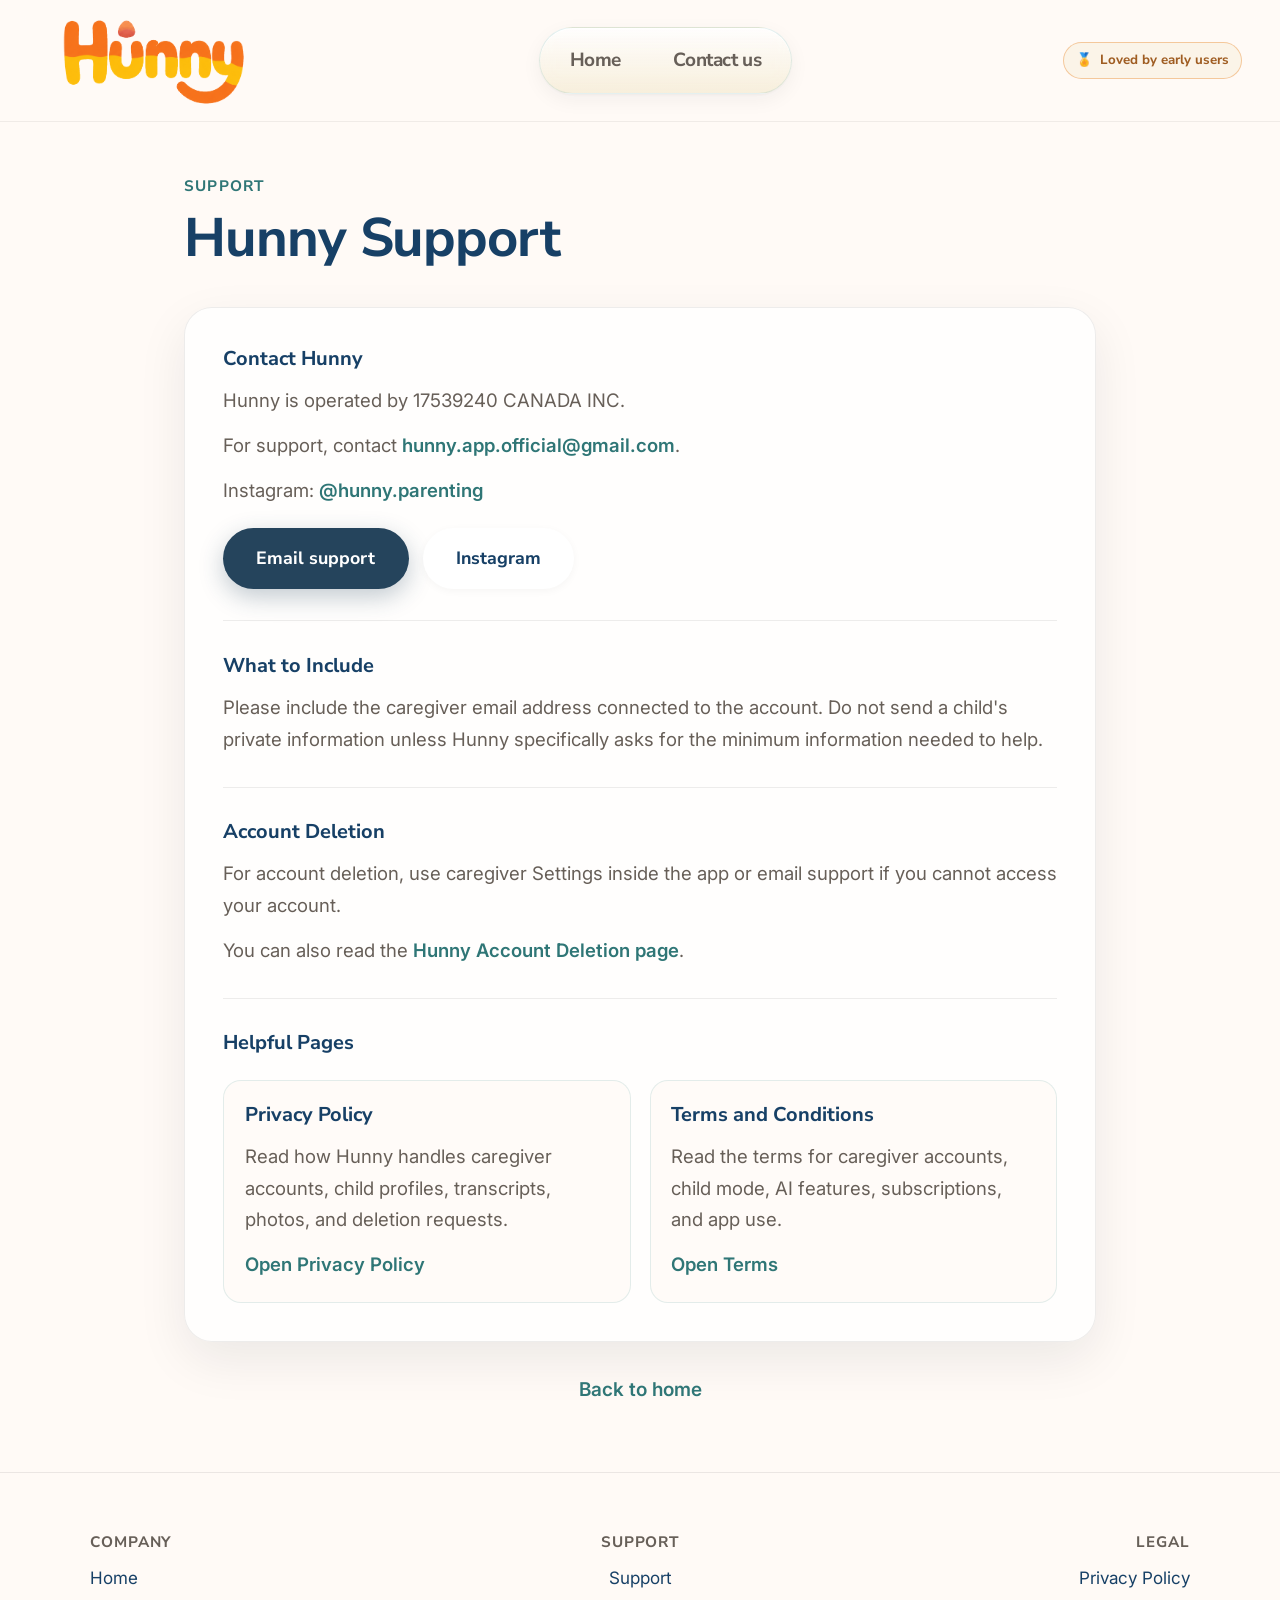
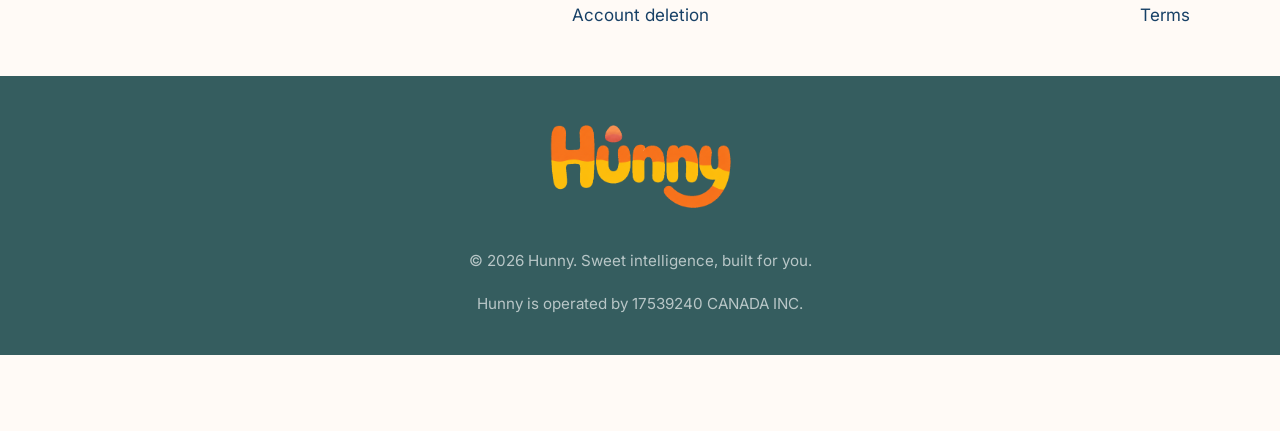
<file: support.html>
<!DOCTYPE html>
<html lang="en">
  <head>
    <meta charset="UTF-8" />
    <meta name="viewport" content="width=device-width, initial-scale=1.0" />
    <meta
      name="description"
      content="Hunny support contact details, account help, privacy note, and account deletion instructions."
    />
    <link rel="canonical" href="https://www.hunnyappai.com/support.html" />
    <title>Hunny Support</title>
    <link rel="preconnect" href="https://fonts.googleapis.com" />
    <link rel="preconnect" href="https://fonts.gstatic.com" crossorigin />
    <link
      href="https://fonts.googleapis.com/css2?family=Inter:wght@400;500;600;700&amp;family=Nunito+Sans:wght@625..835&amp;family=Plus+Jakarta+Sans:wght@500;600;700&amp;display=swap"
      rel="stylesheet"
    />
    <link rel="stylesheet" href="styles.css" />
  </head>
  <body>
    <script>
      document.documentElement.classList.add("js");
    </script>
    <header class="site-header" id="top">
      <div class="header-inner">
        <a class="brand" href="index.html" aria-label="Hunny home">
          <img
            class="brand-logo"
            src="Assets/hunny-logo-color-header.png"
            alt="Hunny"
            width="1254"
            height="1254"
            decoding="async"
          />
        </a>
        <button
          type="button"
          class="nav-toggle"
          aria-expanded="false"
          aria-controls="site-nav"
          aria-label="Open navigation menu"
          data-nav-toggle
        >
          <span class="nav-toggle__bar" aria-hidden="true"></span>
          <span class="nav-toggle__bar" aria-hidden="true"></span>
          <span class="nav-toggle__bar" aria-hidden="true"></span>
        </button>
        <nav id="site-nav" class="nav-main" aria-label="Primary">
          <div class="nav-main__mobile-head">
            <button
              type="button"
              class="nav-main__close"
              aria-label="Close navigation menu"
              data-nav-close
            >
              <span aria-hidden="true">&times;</span>
            </button>
          </div>
          <ul class="nav-main__list">
            <li><a href="index.html#top">Home</a></li>
            <li><a href="index.html#contact">Contact us</a></li>
          </ul>
        </nav>
        <button
          type="button"
          class="nav-overlay"
          aria-hidden="true"
          tabindex="-1"
          data-nav-overlay
        ></button>
        <div class="header-actions">
          <span class="ph-badge" title="Community favorite">
            <span class="ph-icon" aria-hidden="true">🏅</span>
            Loved by early users
          </span>
        </div>
      </div>
    </header>

    <main class="page-sub">
      <section class="legal-page" aria-labelledby="support-heading">
        <div class="legal-shell">
          <div class="reveal-on-scroll">
            <p class="legal-page-kicker">Support</p>
            <h1 id="support-heading" class="legal-page-title">Hunny Support</h1>
          </div>

          <div class="legal-content reveal-on-scroll reveal-on-scroll--d1">
            <section class="legal-section">
              <h2>Contact Hunny</h2>
              <p>Hunny is operated by 17539240 CANADA INC.</p>
              <p>
                For support, contact
                <a href="mailto:hunny.app.official@gmail.com">hunny.app.official@gmail.com</a>.
              </p>
              <p>
                Instagram:
                <a href="https://www.instagram.com/hunny.parenting/" target="_blank" rel="noopener noreferrer"
                  >@hunny.parenting</a
                >
              </p>
              <div class="legal-action-row">
                <a class="btn btn-primary" href="mailto:hunny.app.official@gmail.com">Email support</a>
                <a
                  class="btn btn-secondary"
                  href="https://www.instagram.com/hunny.parenting/"
                  target="_blank"
                  rel="noopener noreferrer"
                  >Instagram</a
                >
              </div>
            </section>

            <section class="legal-section">
              <h2>What to Include</h2>
              <p>
                Please include the caregiver email address connected to the account. Do not send a
                child's private information unless Hunny specifically asks for the minimum
                information needed to help.
              </p>
            </section>

            <section class="legal-section">
              <h2>Account Deletion</h2>
              <p>
                For account deletion, use caregiver Settings inside the app or email support if you
                cannot access your account.
              </p>
              <p>
                You can also read the
                <a href="account-deletion.html">Hunny Account Deletion page</a>.
              </p>
            </section>

            <section class="legal-section">
              <h2>Helpful Pages</h2>
              <div class="legal-card-grid">
                <article class="legal-card">
                  <h2>Privacy Policy</h2>
                  <p>Read how Hunny handles caregiver accounts, child profiles, transcripts, photos, and deletion requests.</p>
                  <p><a href="privacy.html">Open Privacy Policy</a></p>
                </article>
                <article class="legal-card">
                  <h2>Terms and Conditions</h2>
                  <p>Read the terms for caregiver accounts, child mode, AI features, subscriptions, and app use.</p>
                  <p><a href="terms.html">Open Terms</a></p>
                </article>
              </div>
            </section>
          </div>

          <p class="legal-page-back reveal-on-scroll">
            <a href="index.html">Back to home</a>
          </p>
        </div>
      </section>

      <footer class="site-footer reveal-on-scroll">
        <div class="footer-row">
          <div class="footer-col">
            <strong>Company</strong>
            <a href="index.html#top">Home</a>
          </div>
          <div class="footer-col footer-col--center">
            <strong>Support</strong>
            <a href="support.html" aria-current="page">Support</a>
            <a href="account-deletion.html">Account deletion</a>
          </div>
          <div class="footer-col footer-col--end">
            <strong>Legal</strong>
            <a href="privacy.html">Privacy Policy</a>
            <a href="terms.html">Terms</a>
          </div>
        </div>
        <div class="footer-brand-strip">
          <img
            class="footer-logo"
            src="Assets/hunny-logo-color-header.png"
            alt=""
            width="1254"
            height="1254"
            decoding="async"
          />
          <p class="footer-note">
            © <span id="year"></span> Hunny. Sweet intelligence, built for you.
          </p>
          <p class="footer-note">Hunny is operated by 17539240 CANADA INC.</p>
        </div>
      </footer>
    </main>

    <script src="main.js" defer></script>
  </body>
</html>
</file>
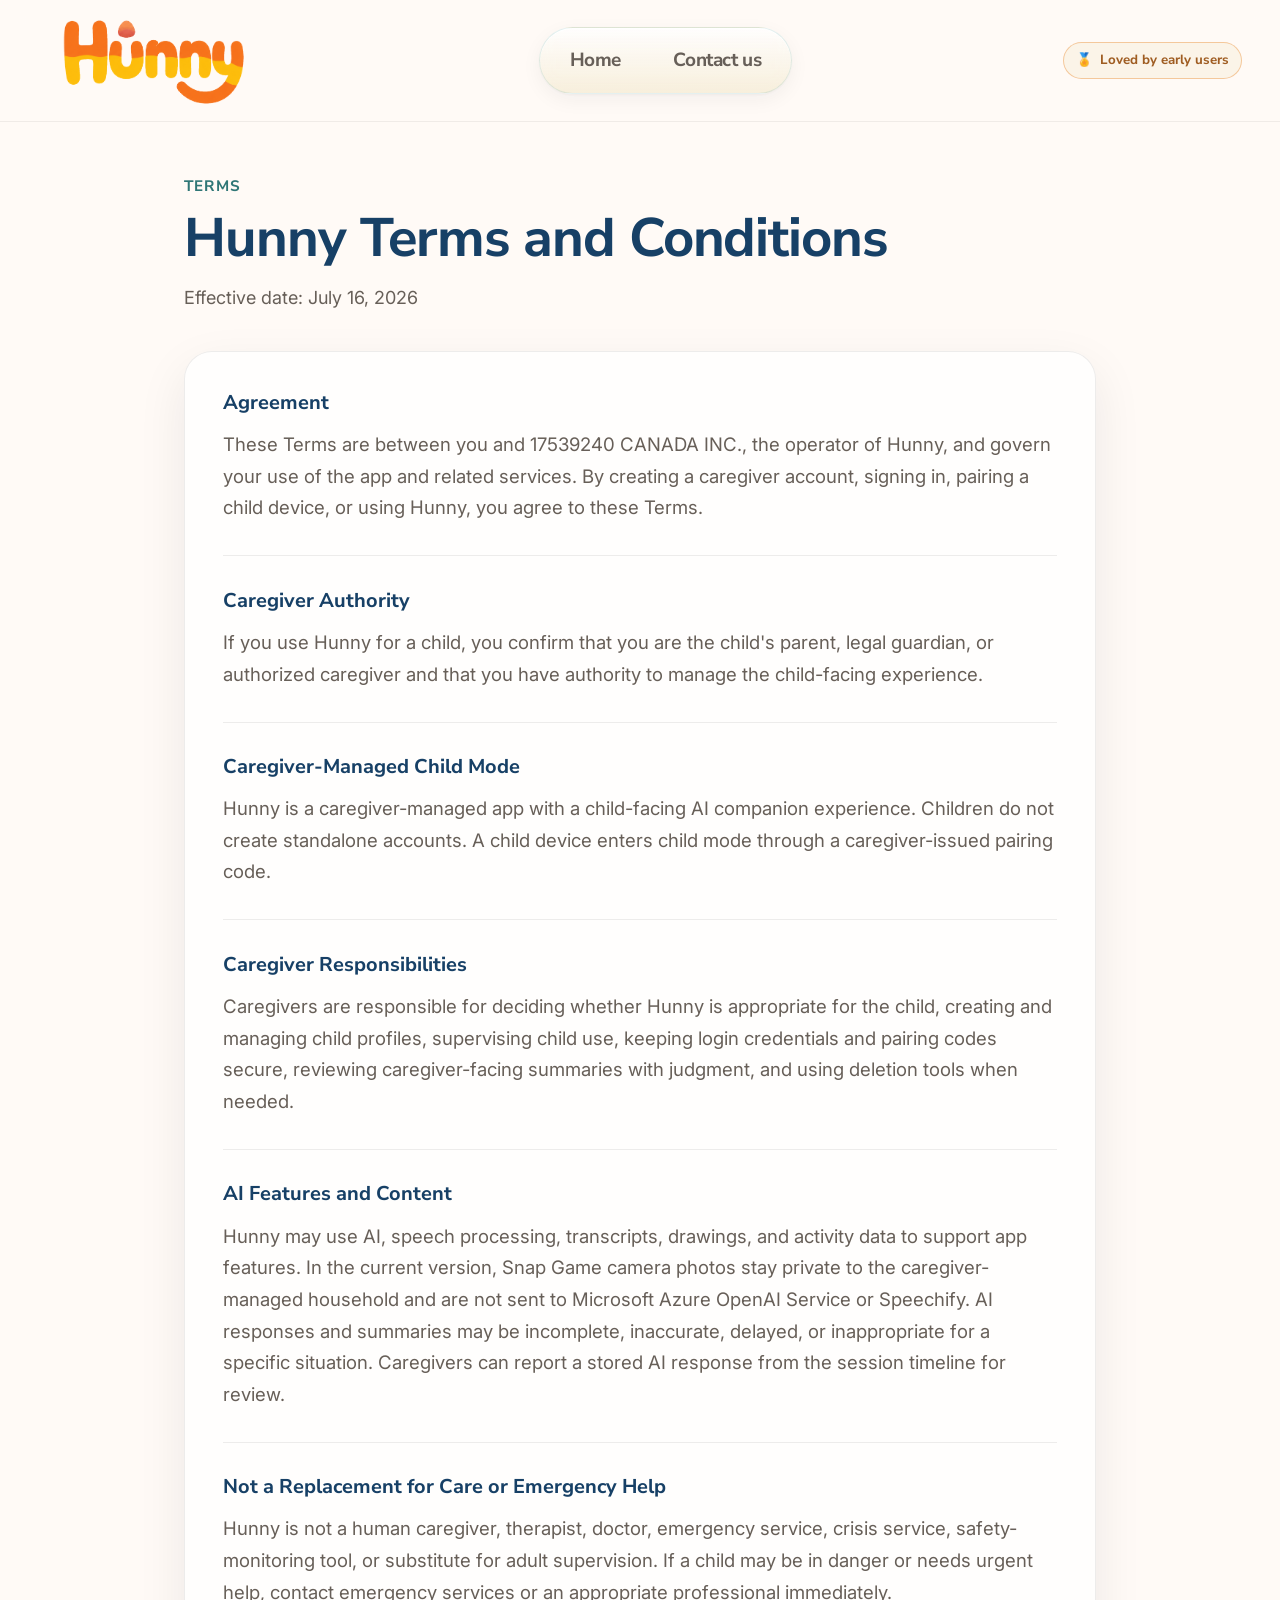
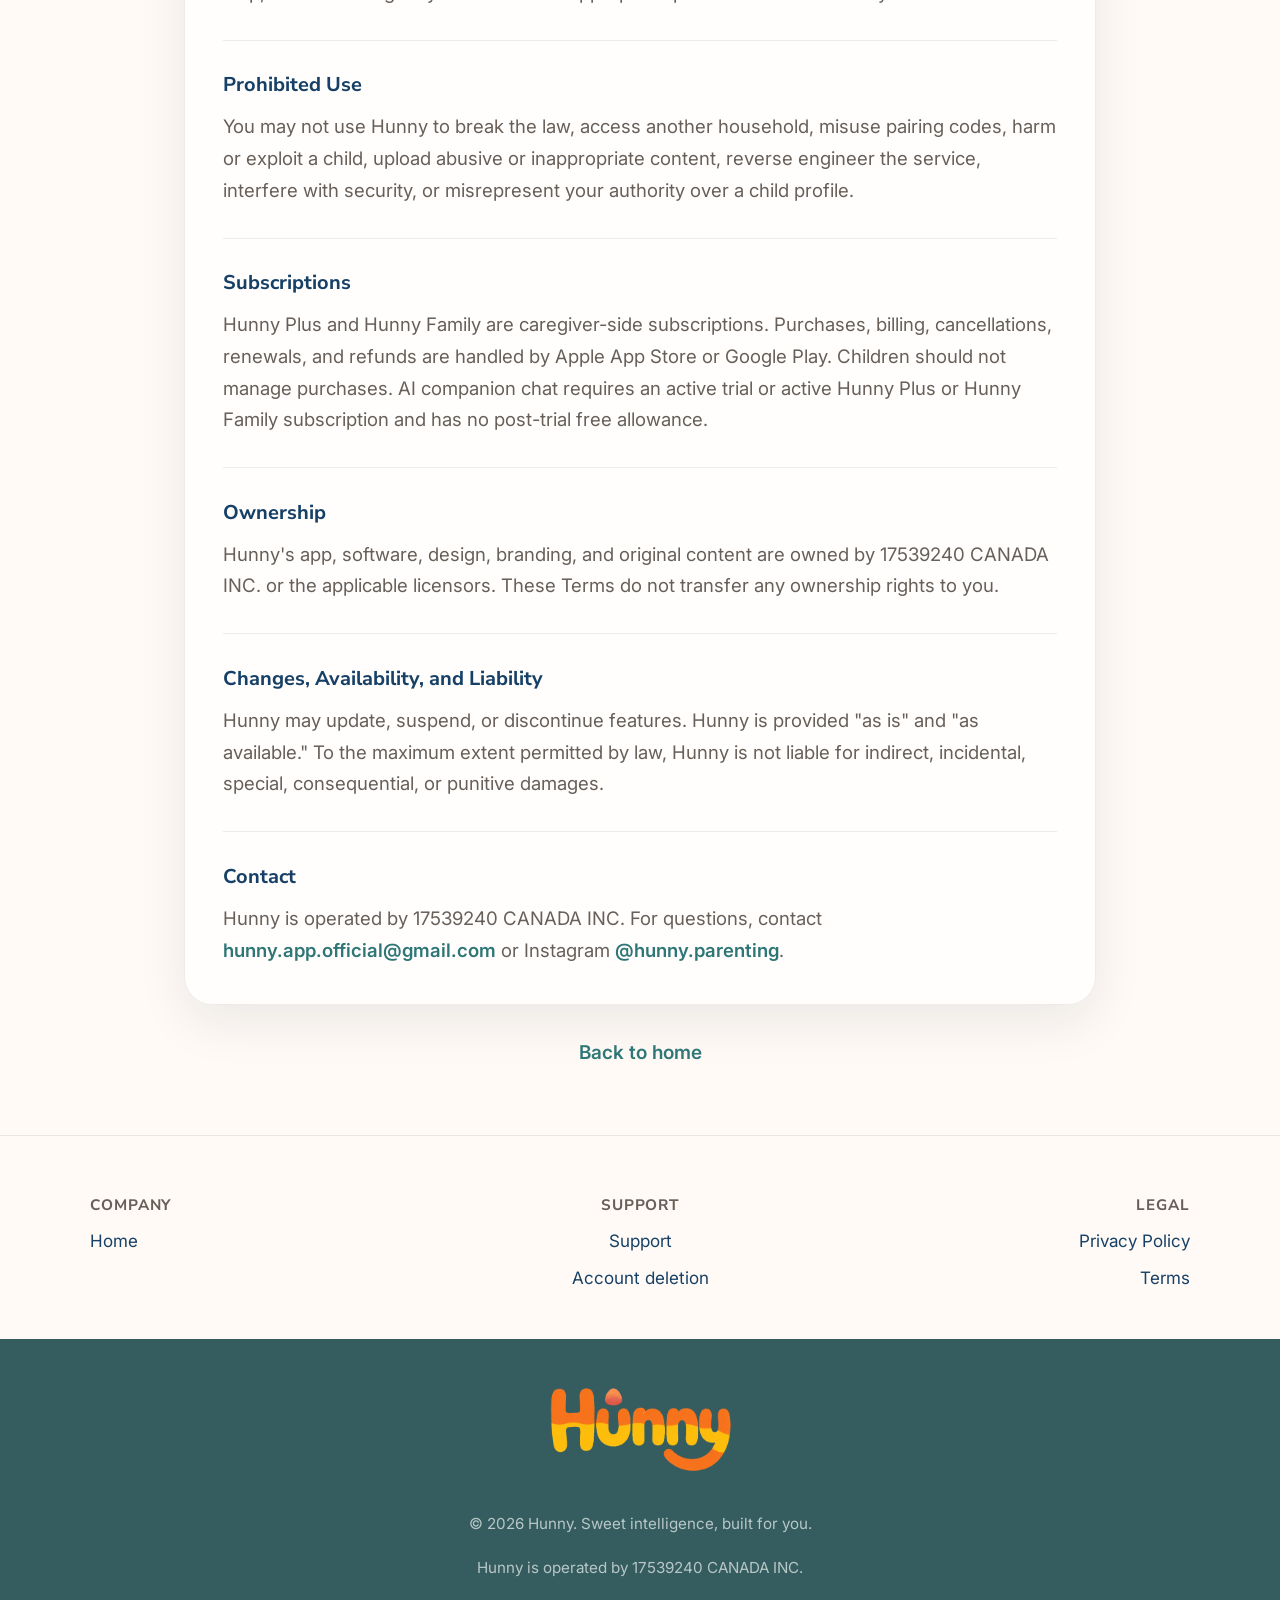
<file: terms.html>
<!DOCTYPE html>
<html lang="en">
  <head>
    <meta charset="UTF-8" />
    <meta name="viewport" content="width=device-width, initial-scale=1.0" />
    <meta
      name="description"
      content="Hunny Terms and Conditions for caregiver accounts, child mode, AI companion features, subscriptions, and support."
    />
    <link rel="canonical" href="https://www.hunnyappai.com/terms.html" />
    <title>Hunny Terms and Conditions</title>
    <link rel="preconnect" href="https://fonts.googleapis.com" />
    <link rel="preconnect" href="https://fonts.gstatic.com" crossorigin />
    <link
      href="https://fonts.googleapis.com/css2?family=Inter:wght@400;500;600;700&amp;family=Nunito+Sans:wght@625..835&amp;family=Plus+Jakarta+Sans:wght@500;600;700&amp;display=swap"
      rel="stylesheet"
    />
    <link rel="stylesheet" href="styles.css" />
  </head>
  <body>
    <script>
      document.documentElement.classList.add("js");
    </script>
    <header class="site-header" id="top">
      <div class="header-inner">
        <a class="brand" href="index.html" aria-label="Hunny home">
          <img
            class="brand-logo"
            src="Assets/hunny-logo-color-header.png"
            alt="Hunny"
            width="1254"
            height="1254"
            decoding="async"
          />
        </a>
        <button
          type="button"
          class="nav-toggle"
          aria-expanded="false"
          aria-controls="site-nav"
          aria-label="Open navigation menu"
          data-nav-toggle
        >
          <span class="nav-toggle__bar" aria-hidden="true"></span>
          <span class="nav-toggle__bar" aria-hidden="true"></span>
          <span class="nav-toggle__bar" aria-hidden="true"></span>
        </button>
        <nav id="site-nav" class="nav-main" aria-label="Primary">
          <div class="nav-main__mobile-head">
            <button
              type="button"
              class="nav-main__close"
              aria-label="Close navigation menu"
              data-nav-close
            >
              <span aria-hidden="true">&times;</span>
            </button>
          </div>
          <ul class="nav-main__list">
            <li><a href="index.html#top">Home</a></li>
            <li><a href="index.html#contact">Contact us</a></li>
          </ul>
        </nav>
        <button
          type="button"
          class="nav-overlay"
          aria-hidden="true"
          tabindex="-1"
          data-nav-overlay
        ></button>
        <div class="header-actions">
          <span class="ph-badge" title="Community favorite">
            <span class="ph-icon" aria-hidden="true">🏅</span>
            Loved by early users
          </span>
        </div>
      </div>
    </header>

    <main class="page-sub">
      <section class="legal-page" aria-labelledby="terms-heading">
        <div class="legal-shell">
          <div class="reveal-on-scroll">
            <p class="legal-page-kicker">Terms</p>
            <h1 id="terms-heading" class="legal-page-title">Hunny Terms and Conditions</h1>
            <p class="legal-effective">Effective date: July 16, 2026</p>
          </div>

          <div class="legal-content reveal-on-scroll reveal-on-scroll--d1">
            <section class="legal-section">
              <h2>Agreement</h2>
              <p>
                These Terms are between you and 17539240 CANADA INC., the operator of Hunny, and govern your
                use of the app and related services. By creating a caregiver account, signing in,
                pairing a child device, or using Hunny, you agree to these Terms.
              </p>
            </section>

            <section class="legal-section">
              <h2>Caregiver Authority</h2>
              <p>
                If you use Hunny for a child, you confirm that you are the child's parent, legal
                guardian, or authorized caregiver and that you have authority to manage the
                child-facing experience.
              </p>
            </section>

            <section class="legal-section">
              <h2>Caregiver-Managed Child Mode</h2>
              <p>
                Hunny is a caregiver-managed app with a child-facing AI companion experience.
                Children do not create standalone accounts. A child device enters child mode through
                a caregiver-issued pairing code.
              </p>
            </section>

            <section class="legal-section">
              <h2>Caregiver Responsibilities</h2>
              <p>
                Caregivers are responsible for deciding whether Hunny is appropriate for the child,
                creating and managing child profiles, supervising child use, keeping login
                credentials and pairing codes secure, reviewing caregiver-facing summaries with
                judgment, and using deletion tools when needed.
              </p>
            </section>

            <section class="legal-section">
              <h2>AI Features and Content</h2>
              <p>
                Hunny may use AI, speech processing, transcripts, drawings, and activity data to
                support app features. In the current version, Snap Game camera photos stay private
                to the caregiver-managed household and are not sent to Microsoft Azure OpenAI
                Service or Speechify. AI responses and summaries may be incomplete, inaccurate,
                delayed, or inappropriate for a specific situation. Caregivers can report a stored
                AI response from the session timeline for review.
              </p>
            </section>

            <section class="legal-section">
              <h2>Not a Replacement for Care or Emergency Help</h2>
              <p>
                Hunny is not a human caregiver, therapist, doctor, emergency service, crisis service,
                safety-monitoring tool, or substitute for adult supervision. If a child may be in
                danger or needs urgent help, contact emergency services or an appropriate
                professional immediately.
              </p>
            </section>

            <section class="legal-section">
              <h2>Prohibited Use</h2>
              <p>
                You may not use Hunny to break the law, access another household, misuse pairing
                codes, harm or exploit a child, upload abusive or inappropriate content, reverse
                engineer the service, interfere with security, or misrepresent your authority over a
                child profile.
              </p>
            </section>

            <section class="legal-section">
              <h2>Subscriptions</h2>
              <p>
                Hunny Plus and Hunny Family are caregiver-side subscriptions. Purchases, billing,
                cancellations, renewals, and refunds are handled by Apple App Store or Google Play.
                Children should not manage purchases. AI companion chat requires an active trial or
                active Hunny Plus or Hunny Family subscription and has no post-trial free allowance.
              </p>
            </section>

            <section class="legal-section">
              <h2>Ownership</h2>
              <p>
                Hunny's app, software, design, branding, and original content are owned by 17539240
                CANADA INC. or the applicable licensors. These Terms do not transfer any ownership rights to
                you.
              </p>
            </section>

            <section class="legal-section">
              <h2>Changes, Availability, and Liability</h2>
              <p>
                Hunny may update, suspend, or discontinue features. Hunny is provided "as is" and "as
                available." To the maximum extent permitted by law, Hunny is not liable for indirect,
                incidental, special, consequential, or punitive damages.
              </p>
            </section>

            <section class="legal-section">
              <h2>Contact</h2>
              <p>
                Hunny is operated by 17539240 CANADA INC. For questions, contact
                <a href="mailto:hunny.app.official@gmail.com">hunny.app.official@gmail.com</a> or
                Instagram
                <a href="https://www.instagram.com/hunny.parenting/" target="_blank" rel="noopener noreferrer"
                  >@hunny.parenting</a
                >.
              </p>
            </section>
          </div>

          <p class="legal-page-back reveal-on-scroll">
            <a href="index.html">Back to home</a>
          </p>
        </div>
      </section>

      <footer class="site-footer reveal-on-scroll">
        <div class="footer-row">
          <div class="footer-col">
            <strong>Company</strong>
            <a href="index.html#top">Home</a>
          </div>
          <div class="footer-col footer-col--center">
            <strong>Support</strong>
            <a href="support.html">Support</a>
            <a href="account-deletion.html">Account deletion</a>
          </div>
          <div class="footer-col footer-col--end">
            <strong>Legal</strong>
            <a href="privacy.html">Privacy Policy</a>
            <a href="terms.html" aria-current="page">Terms</a>
          </div>
        </div>
        <div class="footer-brand-strip">
          <img
            class="footer-logo"
            src="Assets/hunny-logo-color-header.png"
            alt=""
            width="1254"
            height="1254"
            decoding="async"
          />
          <p class="footer-note">
            © <span id="year"></span> Hunny. Sweet intelligence, built for you.
          </p>
          <p class="footer-note">Hunny is operated by 17539240 CANADA INC.</p>
        </div>
      </footer>
    </main>

    <script src="main.js" defer></script>
  </body>
</html>
</file>
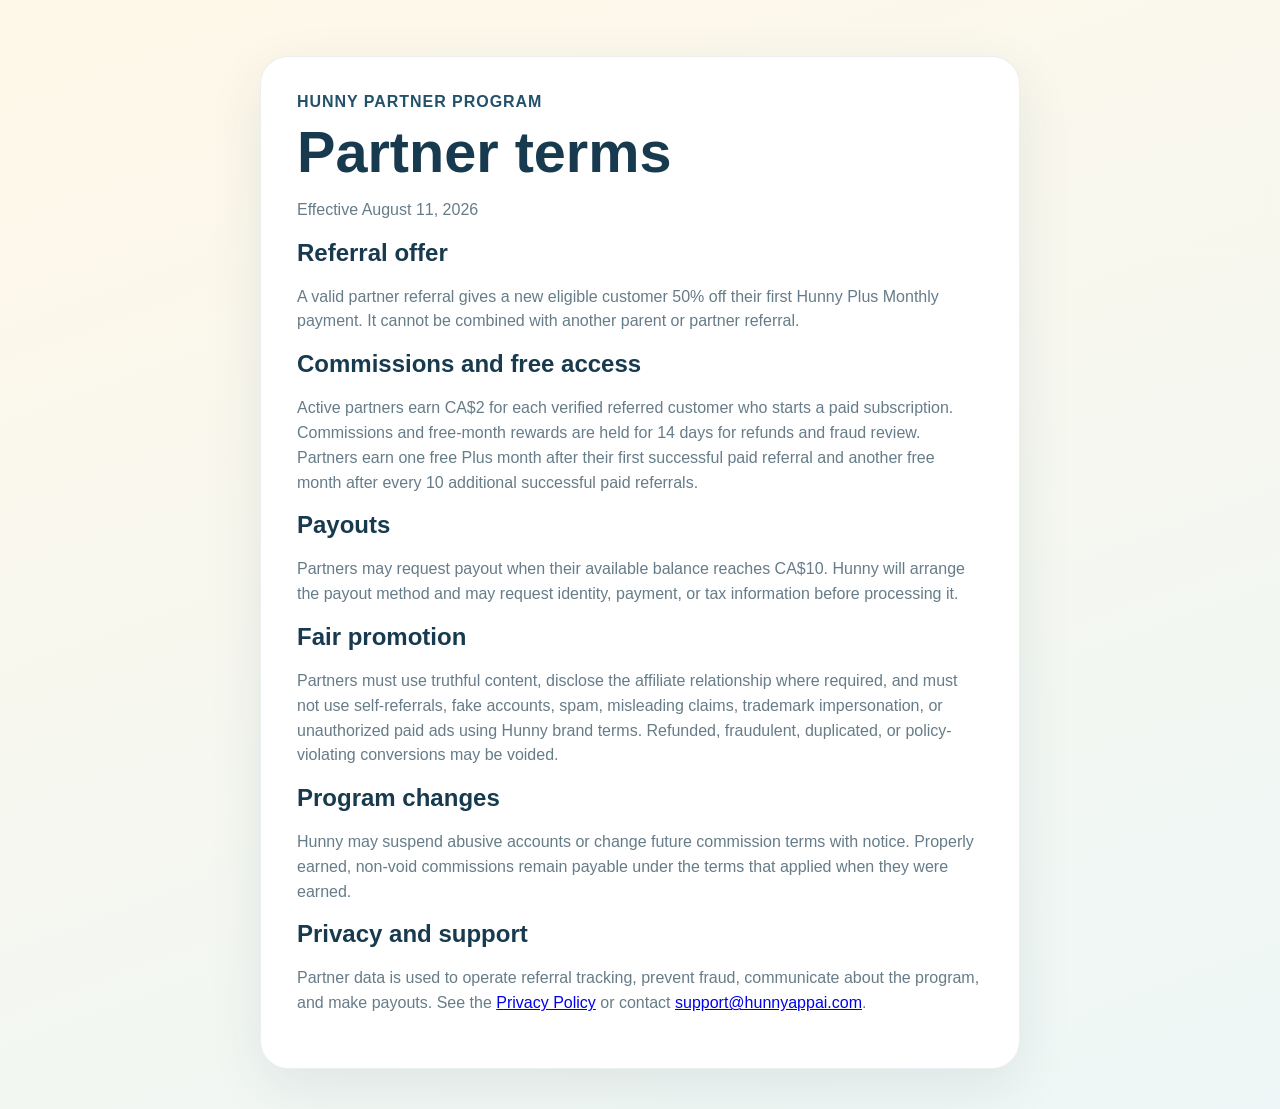
<file: partners/terms.html>
<!doctype html><html lang="en"><head><meta charset="utf-8"/><meta name="viewport" content="width=device-width,initial-scale=1"/><title>Hunny Partner Program Terms</title><link rel="stylesheet" href="./styles.css"/></head><body><main class="shell"><section class="card"><a class="brand" href="./">Hunny Partner Program</a><h1>Partner terms</h1><p>Effective August 11, 2026</p><h2>Referral offer</h2><p>A valid partner referral gives a new eligible customer 50% off their first Hunny Plus Monthly payment. It cannot be combined with another parent or partner referral.</p><h2>Commissions and free access</h2><p>Active partners earn CA$2 for each verified referred customer who starts a paid subscription. Commissions and free-month rewards are held for 14 days for refunds and fraud review. Partners earn one free Plus month after their first successful paid referral and another free month after every 10 additional successful paid referrals.</p><h2>Payouts</h2><p>Partners may request payout when their available balance reaches CA$10. Hunny will arrange the payout method and may request identity, payment, or tax information before processing it.</p><h2>Fair promotion</h2><p>Partners must use truthful content, disclose the affiliate relationship where required, and must not use self-referrals, fake accounts, spam, misleading claims, trademark impersonation, or unauthorized paid ads using Hunny brand terms. Refunded, fraudulent, duplicated, or policy-violating conversions may be voided.</p><h2>Program changes</h2><p>Hunny may suspend abusive accounts or change future commission terms with notice. Properly earned, non-void commissions remain payable under the terms that applied when they were earned.</p><h2>Privacy and support</h2><p>Partner data is used to operate referral tracking, prevent fraud, communicate about the program, and make payouts. See the <a href="/privacy.html">Privacy Policy</a> or contact <a href="mailto:support@hunnyappai.com">support@hunnyappai.com</a>.</p></section></main></body></html>
</file>
<file: get-app.css>
:root {
  color-scheme: light;
  font-family: "Nunito Sans", -apple-system, BlinkMacSystemFont, "Segoe UI", sans-serif;
  color: #2b211b;
  background: #fff9ed;
}

* {
  box-sizing: border-box;
}

html,
body {
  font-weight: 600;
  min-height: 100%;
  margin: 0;
}

body {
  background:
    radial-gradient(circle at 50% 18%, rgba(255, 204, 72, 0.22), transparent 30rem),
    linear-gradient(180deg, #fffdf8 0%, #fff8e9 100%);
}

.download-page {
  display: grid;
  min-height: 100vh;
  min-height: 100dvh;
  padding: max(1rem, env(safe-area-inset-top)) 1rem max(1rem, env(safe-area-inset-bottom));
  place-items: center;
}

.download-card {
  position: relative;
  display: flex;
  flex-direction: column;
  justify-content: space-between;
  width: min(100%, 31rem);
  min-height: calc(100vh - 2rem);
  min-height: calc(100dvh - max(2rem, env(safe-area-inset-top) + env(safe-area-inset-bottom)));
  padding: clamp(2.5rem, 8vh, 5rem) clamp(1.25rem, 6vw, 2.5rem) clamp(1.25rem, 4vh, 2rem);
  overflow: hidden;
  text-align: center;
}

.download-card__glow {
  position: absolute;
  top: clamp(2rem, 8vh, 5rem);
  left: 50%;
  width: 18rem;
  height: 18rem;
  border-radius: 50%;
  background: rgba(255, 190, 41, 0.17);
  filter: blur(2rem);
  pointer-events: none;
  transform: translateX(-50%);
}

.download-card__content,
.download-actions {
  position: relative;
  z-index: 1;
}

.download-logo-wrap {
  display: grid;
  width: clamp(8rem, 36vw, 11rem);
  aspect-ratio: 1;
  margin: 0 auto 1.25rem;
  padding: 0.55rem;
  border: 1px solid rgba(239, 141, 35, 0.14);
  border-radius: 2.2rem;
  background: rgba(255, 255, 255, 0.8);
  box-shadow: 0 1.2rem 3rem rgba(170, 92, 11, 0.12);
  place-items: center;
}

.download-logo {
  display: block;
  width: 100%;
  height: 100%;
  object-fit: contain;
}

.download-eyebrow {
  margin: 0 0 0.75rem;
  color: #d96d16;
  font-size: 0.72rem;
  font-weight: 700;
  letter-spacing: 0.14em;
}

h1 {
  max-width: 23rem;
  margin: 0 auto;
  font-size: clamp(2rem, 8vw, 3rem);
  font-weight: 900;
  letter-spacing: -0.025em;
  line-height: 1.06;
}

.download-description {
  max-width: 23rem;
  margin: 1rem auto 0;
  color: #6b5b50;
  font-size: clamp(0.95rem, 3.8vw, 1.08rem);
  font-weight: 600;
  line-height: 1.55;
}

.download-actions {
  width: 100%;
  padding-top: clamp(2.5rem, 9vh, 6rem);
}

.download-button {
  display: grid;
  width: 100%;
  min-height: 4.85rem;
  padding: 0.75rem 1.5rem;
  border-radius: 1.1rem;
  background: #241b17;
  box-shadow: 0 1rem 2.2rem rgba(49, 31, 20, 0.2);
  color: #fff;
  text-decoration: none;
  transition: transform 160ms ease, box-shadow 160ms ease, background 160ms ease;
  place-content: center;
}

.download-button + .download-button {
  margin-top: 0.75rem;
}

.download-button--play {
  background: #d96d16;
  box-shadow: 0 1rem 2.2rem rgba(184, 82, 11, 0.2);
}

.download-button.download-button--play:hover {
  background: #bd5910;
  box-shadow: 0 1.2rem 2.5rem rgba(184, 82, 11, 0.24);
}

.download-button:hover {
  background: #3a2921;
  box-shadow: 0 1.2rem 2.5rem rgba(49, 31, 20, 0.24);
  transform: translateY(-2px);
}

.download-button:active {
  transform: translateY(0) scale(0.99);
}

.download-button:focus-visible {
  outline: 3px solid rgba(239, 133, 32, 0.55);
  outline-offset: 4px;
}

.download-button__kicker,
.download-button__label {
  display: block;
}

.download-button__kicker {
  margin-bottom: 0.08rem;
  font-size: 0.68rem;
  font-weight: 600;
  letter-spacing: 0.02em;
}

.download-button__label {
  font-size: 1.55rem;
  font-weight: 800;
  letter-spacing: -0.015em;
  line-height: 1.1;
}

.download-note {
  margin: 0.85rem 0 0;
  color: #8a7567;
  font-size: 0.75rem;
  font-weight: 600;
  line-height: 1.4;
}

.download-note strong {
  color: #6e594c;
  font-weight: 800;
}

.handoff-page {
  display: grid;
  min-height: 100vh;
  min-height: 100dvh;
  padding: max(1.25rem, env(safe-area-inset-top)) 1.25rem max(1.25rem, env(safe-area-inset-bottom));
  place-items: center;
}

.handoff-card {
  width: min(100%, 26rem);
  text-align: center;
}

.handoff-logo {
  display: block;
  width: 7.5rem;
  height: 7.5rem;
  margin: 0 auto 1.25rem;
  object-fit: contain;
}

.handoff-description {
  margin: 1rem auto 1.5rem;
  color: #6b5b50;
  line-height: 1.5;
}

.handoff-button {
  min-height: 4.4rem;
}

@media (min-width: 40rem) {
  .download-card {
    min-height: min(52rem, calc(100dvh - 3rem));
    border: 1px solid rgba(234, 141, 52, 0.14);
    border-radius: 2rem;
    background: rgba(255, 255, 255, 0.48);
    box-shadow: 0 2rem 5rem rgba(160, 91, 23, 0.1);
  }
}

@media (max-height: 42rem) {
  .download-card {
    min-height: auto;
    padding-top: 1.5rem;
  }

  .download-logo-wrap {
    width: 6rem;
    margin-bottom: 0.75rem;
    border-radius: 1.5rem;
  }

  .download-description {
    margin-top: 0.65rem;
  }

  .download-actions {
    padding-top: 1.5rem;
  }
}

@media (prefers-reduced-motion: reduce) {
  .download-button {
    transition: none;
  }
}
</file>
<file: partners/styles.css>
:root{color-scheme:light;--ink:#173a4f;--muted:#667c88;--cream:#fff8e8;--card:#fff;--gold:#f2c45e;--blue:#24516a;--line:#dce5e8}*{box-sizing:border-box}body{margin:0;background:linear-gradient(160deg,var(--cream),#eef7f7);color:var(--ink);font-family:-apple-system,BlinkMacSystemFont,"Segoe UI",sans-serif}.shell{width:min(760px,calc(100% - 32px));margin:0 auto;padding:56px 0 40px}.hero{text-align:center;margin-bottom:28px}.brand{display:inline-block;font-weight:800;color:var(--blue);letter-spacing:.06em;text-transform:uppercase;text-decoration:none}h1{margin:12px 0 10px;font-size:clamp(2rem,7vw,3.6rem);line-height:1.02}h2{margin:0 0 18px}p{color:var(--muted);line-height:1.55}.reward-grid,.stats{display:grid;grid-template-columns:repeat(3,1fr);gap:12px;margin:0 0 20px}.reward-grid article,.stats article{padding:18px 12px;border-radius:18px;background:rgba(255,255,255,.72);text-align:center}.reward-grid strong,.stats strong{display:block;font-size:1.45rem;color:var(--blue)}.reward-grid span,.stats span{display:block;margin-top:6px;color:var(--muted);font-size:.9rem}.card{padding:clamp(22px,5vw,36px);background:var(--card);border:1px solid rgba(23,58,79,.08);border-radius:28px;box-shadow:0 18px 55px rgba(23,58,79,.09)}label{display:block;margin:16px 0;font-weight:650}label span{color:var(--muted);font-weight:400}input{width:100%;margin-top:7px;padding:14px 15px;border:1px solid var(--line);border-radius:12px;color:var(--ink);background:#fbfdfd;font:inherit}input:focus{outline:3px solid rgba(242,196,94,.35);border-color:var(--gold)}.check{display:flex;gap:10px;align-items:flex-start;color:var(--muted);font-weight:500}.check input{width:18px;margin:2px 0 0}button,.button{display:inline-flex;justify-content:center;align-items:center;min-height:48px;padding:0 20px;border:0;border-radius:14px;background:var(--blue);color:#fff;font:inherit;font-weight:750;text-decoration:none;cursor:pointer}button:disabled{opacity:.55;cursor:wait}.secondary{background:#e7eef1;color:var(--ink)}.actions,.copy-row{display:flex;gap:10px;flex-wrap:wrap}.copy-row input{flex:1;width:auto;margin:0}.card-title-row{display:flex;justify-content:space-between;align-items:baseline}.text-button{min-height:0;padding:0;background:transparent;color:var(--muted);font-weight:600}.code{display:block;margin:8px 0 22px;color:var(--blue);font-size:1.6rem;letter-spacing:.08em}.stats{grid-template-columns:repeat(4,1fr);margin-top:24px}.earnings strong{color:var(--ink);font-size:1.35rem}.status{min-height:24px;margin-bottom:0}.fine-print{font-size:.85rem;text-align:center}.honeypot{position:absolute;left:-10000px}.hidden{display:none!important}@media(max-width:620px){.shell{padding-top:32px}.reward-grid{grid-template-columns:1fr}.stats{grid-template-columns:repeat(2,1fr)}.actions .button{width:100%}}
</file>
<file: styles.css>
/* Hunny — layout & theme */

:root {
  --sand: #efe3bf;
  --sand-rgb: 239 227 191;
  --teal: #439c9c;
  --teal-rgb: 67 156 156;
  --apricot: #ea923f;
  --apricot-rgb: 234 146 63;
  --sage: #b8c9a3;
  --sage-rgb: 184 201 163;
  --lavender: #baa6cd;
  --lavender-rgb: 186 166 205;
  --cream: #fffaf6;
  --cream-rgb: 255 250 246;
  --cream-deep: #efe9d6;
  --ink: #174066;
  --muted: #675f58;
  --teal-deep: #2f7676;
  --apricot-deep: #9f5d22;
  --sage-deep: #60714f;
  --lavender-deep: #665275;
  --footer-bg: #355d5f;
  --header-h: 122px;
  --radius-lg: 28px;
  --shadow-soft: 0 18px 50px rgba(15, 23, 42, 0.08);
  --gradient-title: linear-gradient(90deg, var(--teal) 0%, var(--apricot) 48%, var(--lavender) 100%);
  --gradient-cta: linear-gradient(90deg, var(--teal) 0%, var(--apricot) 58%, var(--lavender) 100%);
  --logo-gradient: linear-gradient(90deg, #f6c56e 0%, #ffb469 42%, #ff9a5f 72%, #ff7a57 100%);
  /* Solid CTAs — matches “Know What To Ask Tonight” heading */
  --accent-solid: #2f89a8;
  --btn-solid: #25445c;
  --font-title: "Nunito Sans", "Plus Jakarta Sans", "Inter", system-ui, sans-serif;
  --font-sans: "Inter", system-ui, sans-serif;
  --font-zh: "PingFang TC", "Microsoft JhengHei", "Noto Sans TC", "Inter", system-ui, sans-serif;
}

*,
*::before,
*::after {
  box-sizing: border-box;
}

html {
  scroll-behavior: smooth;
  scroll-padding-top: calc(var(--header-h) + 1rem);
  font-size: 118.75%;
  background-color: var(--cream);
}

body {
  margin: 0;
  font-family: var(--font-sans);
  font-size: 1rem;
  line-height: 1.6;
  color: var(--ink);
  background-color: var(--cream);
  background-image: none;
  padding-top: var(--header-h);
  overflow-x: hidden;
}

html[lang="zh-Hant"] body {
  font-family: var(--font-zh);
}

main {
  background-color: var(--cream);
}

.visually-hidden {
  position: absolute;
  width: 1px;
  height: 1px;
  padding: 0;
  margin: -1px;
  overflow: hidden;
  clip: rect(0, 0, 0, 0);
  white-space: nowrap;
  border: 0;
}

/* Author `display` on components can override the default [hidden] behavior; force it. */
[hidden] {
  display: none !important;
}

h1,
h2,
h3,
h4,
h5,
h6,
.hero-heading,
.feature-board__title,
.paper-note h3,
.feature-text__eyebrow,
.pitch-eyebrow,
.pitch-title,
.pitch-trust-list li,
.stat-num,
.stat-label,
.contact-section__eyebrow,
.contact-section__title,
.contact-card__label,
.email-copy-bar__copy,
.footer-col strong,
.nav-main__list a,
.language-switch__option,
.ph-badge,
.faq-page-kicker,
.faq-page-title,
.faq-category-title,
.faq-summary,
.legal-page-kicker,
.legal-page-title,
.legal-section h2,
.legal-card h2,
.blog-hero-kicker,
.blog-hero-title,
.blog-post-meta,
.blog-post-title,
.blog-toc-title,
.coming-soon-dialog__title,
.pitch-trust-foot,
.btn {
  font-family: var(--font-title);
  font-weight: 725;
}

html[lang="zh-Hant"] h1,
html[lang="zh-Hant"] h2,
html[lang="zh-Hant"] h3,
html[lang="zh-Hant"] h4,
html[lang="zh-Hant"] h5,
html[lang="zh-Hant"] h6,
html[lang="zh-Hant"] .hero-heading,
html[lang="zh-Hant"] .feature-board__title,
html[lang="zh-Hant"] .paper-note h3,
html[lang="zh-Hant"] .feature-text__eyebrow,
html[lang="zh-Hant"] .pitch-eyebrow,
html[lang="zh-Hant"] .pitch-title,
html[lang="zh-Hant"] .pitch-trust-list li,
html[lang="zh-Hant"] .stat-num,
html[lang="zh-Hant"] .stat-label,
html[lang="zh-Hant"] .contact-section__eyebrow,
html[lang="zh-Hant"] .contact-section__title,
html[lang="zh-Hant"] .contact-card__label,
html[lang="zh-Hant"] .email-copy-bar__copy,
html[lang="zh-Hant"] .footer-col strong,
html[lang="zh-Hant"] .nav-main__list a,
html[lang="zh-Hant"] .language-switch__option,
html[lang="zh-Hant"] .ph-badge,
html[lang="zh-Hant"] .faq-page-kicker,
html[lang="zh-Hant"] .faq-page-title,
html[lang="zh-Hant"] .faq-category-title,
html[lang="zh-Hant"] .faq-summary,
html[lang="zh-Hant"] .legal-page-kicker,
html[lang="zh-Hant"] .legal-page-title,
html[lang="zh-Hant"] .legal-section h2,
html[lang="zh-Hant"] .legal-card h2,
html[lang="zh-Hant"] .blog-hero-kicker,
html[lang="zh-Hant"] .blog-hero-title,
html[lang="zh-Hant"] .blog-post-meta,
html[lang="zh-Hant"] .blog-post-title,
html[lang="zh-Hant"] .blog-toc-title,
html[lang="zh-Hant"] .coming-soon-dialog__title,
html[lang="zh-Hant"] .pitch-trust-foot,
html[lang="zh-Hant"] .btn {
  font-family: var(--font-zh);
  font-weight: 725;
  letter-spacing: 0;
}

/* ——— Fixed top bar (always visible on scroll) ——— */
.site-header {
  position: fixed;
  top: 0;
  left: 0;
  right: 0;
  z-index: 2000;
  height: var(--header-h);
  display: flex;
  align-items: center;
  background: rgb(var(--cream-rgb) / 0.88);
  backdrop-filter: blur(12px);
  -webkit-backdrop-filter: blur(12px);
  border-bottom: 1px solid rgba(0, 0, 0, 0.06);
  transition: box-shadow 0.25s ease, border-color 0.25s ease, background 0.25s ease;
}

.site-header.is-scrolled {
  box-shadow: 0 6px 28px rgba(15, 23, 42, 0.07);
  border-bottom-color: rgba(0, 0, 0, 0.09);
  background: rgb(var(--cream-rgb) / 0.94);
}

.header-inner {
  width: 100%;
  max-width: 1480px;
  margin: 0 auto;
  padding: 0 clamp(1.25rem, 3vw, 2rem);
  display: flex;
  align-items: center;
  justify-content: space-between;
  gap: clamp(1rem, 2.5vw, 2rem);
}

.brand {
  display: flex;
  align-items: center;
  gap: 0.5rem;
  text-decoration: none;
  color: inherit;
  flex-shrink: 0;
}

.brand-logo {
  display: block;
  width: clamp(230px, 18vw, 280px);
  height: 112px;
  max-width: none;
  object-fit: cover;
  object-position: center;
  transition: transform 0.22s ease, filter 0.22s ease;
}

.brand:hover .brand-logo {
  transform: scale(1.03);
  filter: brightness(1.03);
}

.brand:active .brand-logo {
  transform: scale(0.98);
}

.nav-toggle,
.nav-main__close,
.nav-overlay {
  display: none;
}

.nav-toggle {
  appearance: none;
  border: 1px solid rgb(var(--teal-rgb) / 0.18);
  background: rgb(255 255 255 / 0.84);
  color: var(--ink);
  width: 3rem;
  height: 3rem;
  border-radius: 1rem;
  padding: 0;
  align-items: center;
  justify-content: center;
  flex-direction: column;
  gap: 0.25rem;
  box-shadow: 0 4px 14px rgba(15, 23, 42, 0.06);
  cursor: pointer;
  transition: border-color 0.2s ease, box-shadow 0.2s ease, transform 0.2s ease;
}

.nav-toggle:hover {
  border-color: rgb(var(--teal-rgb) / 0.35);
  box-shadow: 0 8px 20px rgba(15, 23, 42, 0.1);
}

.nav-toggle:focus-visible,
.nav-main__close:focus-visible {
  outline: 2px solid rgb(var(--teal-rgb) / 0.75);
  outline-offset: 2px;
}

.nav-toggle__bar {
  display: block;
  width: 1.2rem;
  height: 2px;
  border-radius: 999px;
  background: currentColor;
  transition: transform 0.2s ease, opacity 0.2s ease;
}

.nav-main {
  display: flex;
  align-items: center;
  justify-content: center;
  flex: 1;
  min-width: 0;
}

.nav-main__mobile-head {
  display: none;
}

.nav-main__close {
  appearance: none;
  border: 0;
  background: transparent;
  color: var(--ink);
  width: 2.75rem;
  height: 2.75rem;
  border-radius: 999px;
  padding: 0;
  align-items: center;
  justify-content: center;
  font-size: 2rem;
  line-height: 1;
  cursor: pointer;
}

.nav-overlay {
  position: fixed;
  inset: 0;
  border: 0;
  padding: 0;
  background: rgb(23 64 102 / 0.24);
  backdrop-filter: blur(3px);
  -webkit-backdrop-filter: blur(3px);
  opacity: 0;
  pointer-events: none;
  transition: opacity 0.25s ease;
  z-index: 998;
}

.nav-main__list {
  list-style: none;
  margin: 0;
  padding: 0.3rem;
  display: flex;
  align-items: center;
  flex-wrap: wrap;
  justify-content: center;
  gap: 0.25rem;
  background: linear-gradient(
    180deg,
    rgb(255 255 255 / 0.82) 0%,
    rgb(var(--sand-rgb) / 0.48) 100%
  );
  border: 1px solid rgb(var(--teal-rgb) / 0.14);
  border-radius: 100px;
  box-shadow:
    0 1px 0 rgba(255, 255, 255, 0.95) inset,
    0 6px 20px rgba(15, 23, 42, 0.05),
    0 1px 3px rgba(15, 23, 42, 0.04);
  backdrop-filter: blur(10px);
  -webkit-backdrop-filter: blur(10px);
}

.nav-main__list li {
  margin: 0;
}

.nav-main__list a {
  display: block;
  color: var(--muted);
  text-decoration: none;
  font-size: 1rem;
  letter-spacing: -0.02em;
  padding: 0.6rem 1.25rem;
  border-radius: 100px;
  transition: color 0.2s ease, background 0.2s ease, box-shadow 0.2s ease;
}

.nav-main__list a:hover {
  color: #fff;
  background: var(--btn-solid);
  box-shadow: 0 4px 14px rgba(37, 68, 92, 0.28);
}

.nav-main__list a:focus-visible {
  outline: 2px solid rgb(var(--teal-rgb) / 0.65);
  outline-offset: 2px;
  color: var(--ink);
}

.nav-main__list a[aria-current="page"]:focus-visible {
  color: #fffaf6;
}

.nav-main__list a:hover:focus-visible {
  color: #fff;
}

.nav-main__list a[aria-current="page"] {
  color: #fffaf6;
  background: var(--btn-solid);
  box-shadow: 0 4px 14px rgba(37, 68, 92, 0.28);
}

.header-actions {
  display: flex;
  align-items: center;
  gap: 0.75rem;
  flex-shrink: 0;
}

.language-switch {
  display: inline-flex;
  align-items: center;
  gap: 0.42rem;
  padding: 0.32rem 0.46rem;
  border: 1px solid rgb(var(--teal-rgb) / 0.18);
  border-radius: 999px;
  background: rgb(255 255 255 / 0.78);
  box-shadow: 0 4px 14px rgba(15, 23, 42, 0.05);
  color: var(--muted);
  cursor: pointer;
  font: inherit;
  line-height: 1;
  transition: border-color 0.18s ease, box-shadow 0.18s ease, background 0.18s ease;
}

.language-switch:hover {
  border-color: rgb(var(--teal-rgb) / 0.32);
  box-shadow: 0 6px 18px rgba(15, 23, 42, 0.07);
}

.language-switch:focus-visible {
  outline: 2px solid rgb(var(--teal-rgb) / 0.75);
  outline-offset: 2px;
}

.language-switch__option {
  font-size: 0.72rem;
  letter-spacing: 0;
  white-space: nowrap;
  transition: color 0.18s ease;
}

.language-switch[aria-checked="false"] .language-switch__option--en,
.language-switch[aria-checked="true"] .language-switch__option--zh {
  color: var(--ink);
}

.language-switch__track {
  position: relative;
  width: 2.05rem;
  height: 1.12rem;
  border-radius: 999px;
  background: rgb(var(--sand-rgb) / 0.84);
  box-shadow:
    inset 0 0 0 1px rgb(var(--teal-rgb) / 0.14),
    inset 0 1px 3px rgba(15, 23, 42, 0.08);
  transition: background 0.18s ease, box-shadow 0.18s ease;
}

.language-switch__thumb {
  position: absolute;
  top: 0.17rem;
  left: 0.17rem;
  width: 0.78rem;
  height: 0.78rem;
  border-radius: 50%;
  background: #fff;
  box-shadow: 0 2px 7px rgba(15, 23, 42, 0.18);
  transition: transform 0.18s ease;
}

.language-switch[aria-checked="true"] .language-switch__track {
  background: rgb(var(--teal-rgb) / 0.34);
  box-shadow:
    inset 0 0 0 1px rgb(var(--teal-rgb) / 0.22),
    inset 0 1px 3px rgba(15, 23, 42, 0.08);
}

.language-switch[aria-checked="true"] .language-switch__thumb {
  transform: translateX(0.93rem);
}

.ph-badge {
  display: none;
  align-items: center;
  gap: 0.35rem;
  font-size: 0.7rem;
  color: var(--apricot-deep);
  border: 1px solid rgb(var(--apricot-rgb) / 0.45);
  border-radius: 999px;
  padding: 0.35rem 0.65rem;
  background: rgb(var(--sand-rgb) / 0.28);
  white-space: nowrap;
  transition: transform 0.2s ease, box-shadow 0.2s ease;
}

@media (hover: hover) {
  .ph-badge:hover {
    transform: scale(1.03);
    box-shadow: 0 4px 14px rgb(var(--apricot-rgb) / 0.16);
  }
}

@media (min-width: 900px) {
  .ph-badge {
    display: inline-flex;
  }
}

/* ——— Hero ——— */
.hero {
  position: relative;
  z-index: 2;
  padding: clamp(3rem, 6vw, 4.75rem) 1.5rem clamp(2rem, 5vw, 3rem);
  overflow: hidden;
  background-color: var(--cream);
  background-image: none;
}

.hero-inner {
  position: relative;
  z-index: 2;
  width: min(1120px, 100%);
  margin: 0 auto;
  display: grid;
  grid-template-columns: minmax(0, 1fr) minmax(320px, 480px);
  gap: clamp(2rem, 5vw, 4.5rem);
  align-items: center;
}

.hero-content {
  position: relative;
  z-index: 2;
  text-align: left;
  max-width: min(40rem, 100%);
}

.hero-heading {
  margin: 0;
  font-size: clamp(2rem, 4.8vw, 3.05rem);
  font-optical-sizing: auto;
  letter-spacing: -0.03em;
  line-height: 1.12;
  color: var(--btn-solid);
}

.hero-heading-emphasis {
  color: var(--accent-solid);
}

.hero-description {
  margin: 1.15rem 0 0;
  max-width: 38rem;
  font-family: var(--font-sans);
  font-size: 1rem;
  line-height: 1.6;
  color: var(--muted);
}

.hero-store-badges {
  display: flex;
  flex-wrap: wrap;
  gap: 0.7rem;
  align-items: center;
  margin-top: 1.45rem;
}

.store-badge {
  display: inline-flex;
  align-items: center;
  gap: 0.55rem;
  min-width: 9.25rem;
  min-height: 2.85rem;
  padding: 0.42rem 0.82rem 0.45rem 0.72rem;
  border: 1px solid rgba(255, 255, 255, 0.72);
  border-radius: 8px;
  background: #050505;
  color: #fff;
  box-shadow: 0 10px 24px rgba(15, 23, 42, 0.12);
  cursor: default;
  user-select: none;
}

.store-badge--link {
  cursor: pointer;
  text-decoration: none;
}

.store-badge--link:hover {
  transform: translateY(-1px);
}

.store-badge--link:focus-visible {
  outline: 3px solid rgba(243, 156, 18, 0.55);
  outline-offset: 3px;
}

.store-badge__icon {
  display: inline-grid;
  flex: 0 0 auto;
  width: 1.75rem;
  height: 1.75rem;
  place-items: center;
}

.store-badge__icon svg {
  display: block;
  width: 100%;
  height: 100%;
}

.store-badge__icon--apple svg {
  fill: currentColor;
}

.store-badge__copy {
  display: grid;
  gap: 0.05rem;
  font-family: var(--font-sans);
  line-height: 1;
  white-space: nowrap;
}

.store-badge__copy span {
  font-size: 0.57rem;
  font-weight: 500;
  letter-spacing: 0.01em;
}

.store-badge__copy strong {
  font-size: 1.12rem;
  font-weight: 700;
  letter-spacing: -0.02em;
}

.play-shape--blue {
  fill: #3bccff;
}

.play-shape--green {
  fill: #48d86d;
}

.play-shape--yellow {
  fill: #ffd45a;
}

.play-shape--red {
  fill: #ff5f57;
}

.hero-visual {
  position: relative;
  justify-self: end;
  width: min(100%, 500px);
  aspect-ratio: 9 / 12;
  overflow: hidden;
  border-radius: clamp(1.75rem, 4vw, 2.6rem);
  background: rgb(var(--sand-rgb) / 0.42);
  box-shadow: 0 26px 68px rgba(23, 64, 102, 0.16);
}

.hero-video {
  display: block;
  position: absolute;
  inset: 0;
  width: 100%;
  height: 100%;
  object-fit: cover;
  object-position: center;
  opacity: 1;
  transition: opacity 0.55s ease;
}

.hero-video--secondary {
  opacity: 0;
}

.hero-visual.is-crossfading .hero-video--secondary {
  opacity: 1;
}

.hero-cta {
  margin-top: 2rem;
  display: flex;
  flex-wrap: wrap;
  align-items: center;
  justify-content: center;
  gap: 0.75rem 1rem;
  position: relative;
}

.btn {
  display: inline-flex;
  align-items: center;
  justify-content: center;
  padding: 0.85rem 1.75rem;
  border-radius: 999px;
  font-size: 0.9375rem;
  text-decoration: none;
  transition: transform 0.15s ease, box-shadow 0.15s ease, filter 0.15s ease;
}

.btn:hover {
  transform: translateY(-2px);
}

.btn:active {
  transform: translateY(0) scale(0.98);
}

.btn:focus-visible {
  outline: 2px solid rgb(var(--teal-rgb) / 0.75);
  outline-offset: 3px;
}

.btn-primary {
  color: #fff;
  background: var(--btn-solid);
  box-shadow: 0 8px 24px rgba(37, 68, 92, 0.28);
}

.btn-secondary {
  color: var(--ink);
  background: #fff;
  border: 1px solid rgb(var(--lavender-rgb) / 0.28);
  box-shadow: 0 2px 8px rgba(0, 0, 0, 0.04);
}

.spark {
  width: 28px;
  height: 8px;
  background: repeating-linear-gradient(
    90deg,
    var(--apricot) 0,
    var(--apricot) 4px,
    transparent 4px,
    transparent 8px
  );
  border-radius: 2px;
  opacity: 0.85;
}

.spark--left {
  transform: rotate(-8deg);
}

.spark--right {
  transform: rotate(8deg);
}

@media (max-width: 520px) {
  .spark {
    display: none;
  }
}

@media (max-width: 720px) {
  .hero-store-badges {
    justify-content: center;
  }

  .store-badge {
    min-width: 8.75rem;
  }

  .store-badge__copy strong {
    font-size: 1rem;
  }

}

.hero-mascot {
  position: absolute;
  pointer-events: none;
}

@media (hover: hover) and (pointer: fine) {
  .hero-mascot {
    pointer-events: auto;
  }
}

.hero-mascot--primary {
  left: 50%;
  bottom: 0;
  z-index: 2;
  width: clamp(280px, 36vw, 420px);
  transform: translateX(-50%);
}

.hero-mascot--secondary {
  left: 0;
  bottom: 1.25rem;
  z-index: 3;
  width: clamp(150px, 18vw, 210px);
  padding: clamp(0.75rem, 1.8vw, 1rem);
  border-radius: 28px;
  background: rgba(255, 255, 255, 0.7);
  border: none;
  box-shadow: 0 18px 42px rgba(15, 23, 42, 0.12);
}

.hero-bunny {
  display: block;
  width: 100%;
  height: auto;
  max-width: none;
  filter: none;
}

@media (max-width: 900px) {
  .hero-inner {
    grid-template-columns: 1fr;
    gap: 1.75rem;
  }

  .hero-visual {
    order: -1;
  }

  .hero-content {
    margin: 0 auto;
    text-align: center;
  }

  .hero-description {
    margin-left: auto;
    margin-right: auto;
  }

  .hero-visual {
    justify-self: center;
    width: min(100%, 360px);
  }

  .hero-mascot--primary {
    bottom: -0.35rem;
    width: clamp(300px, 42vw, 390px);
  }
}

@media (max-width: 560px) {
  .hero {
    padding-top: 0.75rem;
  }

  .hero-inner {
    display: grid;
    margin-top: 0;
    gap: 1rem;
  }

  .hero-content {
    display: contents;
  }

  .hero-heading {
    order: 1;
    max-width: 21rem;
    margin: 0 auto;
    font-size: clamp(1.2rem, 5.9vw, 1.55rem);
    text-align: center;
  }

  .hero-visual {
    order: 2;
    width: min(100%, 310px);
  }

  .hero-description {
    order: 4;
    max-width: 20rem;
    margin-top: 0.1rem;
    font-size: 0.9rem;
    line-height: 1.55;
    text-align: center;
  }

  .hero-store-badges {
    order: 3;
    flex-wrap: nowrap;
    justify-content: center;
    gap: 0.38rem;
    margin-top: 0;
  }

  .store-badge {
    min-width: 6.95rem;
    min-height: 2.1rem;
    gap: 0.3rem;
    padding: 0.28rem 0.44rem 0.3rem 0.4rem;
    border-radius: 7px;
  }

  .store-badge__icon {
    width: 1.18rem;
    height: 1.18rem;
  }

  .store-badge__copy span {
    font-size: 0.4rem;
  }

  .store-badge__copy strong {
    font-size: 0.78rem;
  }

  .hero-mascot--primary {
    bottom: -1.1rem;
    width: clamp(340px, 82vw, 430px);
  }
}

/* ——— Second screen: scalloped feature board ——— */
.home-wallpaper-band {
  position: relative;
  z-index: 3;
  width: 100%;
  overflow: hidden;
  --feature-edge-h: clamp(4.25rem, 8vw, 6.25rem);
  --feature-edge-w: 46rem;
  margin-top: 0;
  padding: clamp(4.2rem, 8vw, 6rem) 0 clamp(4.5rem, 9vw, 6.8rem);
  background:
    linear-gradient(180deg, rgba(25, 39, 103, 0.22) 0%, rgba(80, 52, 116, 0.12) 52%, rgba(235, 139, 147, 0.18) 100%),
    url("Assets/Your%20Child.png");
  background-size: cover, cover;
  background-position: center, center;
  background-repeat: no-repeat;
}

.home-wallpaper-band::before {
  content: "";
  position: absolute;
  top: 0;
  left: 0;
  right: 0;
  z-index: 2;
  height: var(--feature-edge-h);
  background-image: url("data:image/svg+xml,%3Csvg xmlns='http://www.w3.org/2000/svg' width='672' height='116' viewBox='0 0 672 116' preserveAspectRatio='none'%3E%3Cpath d='M0 0H672V64C632 54 604 74 562 64C526 56 500 48 464 58C423 69 386 75 336 64C294 55 257 56 222 66C181 78 136 76 98 64C60 52 32 58 0 70V0Z' fill='%23fffaf6'/%3E%3C/svg%3E");
  background-size: var(--feature-edge-w) var(--feature-edge-h);
  background-repeat: repeat-x;
  background-position: center top;
  pointer-events: none;
}

.home-wallpaper-band::after {
  content: "";
  position: absolute;
  left: 0;
  right: 0;
  bottom: 0;
  z-index: 2;
  height: var(--feature-edge-h);
  background-image: url("data:image/svg+xml,%3Csvg xmlns='http://www.w3.org/2000/svg' width='672' height='116' viewBox='0 0 672 116' preserveAspectRatio='none'%3E%3Cpath d='M0 116H672V56C634 68 600 74 560 62C520 50 482 50 440 62C400 74 356 76 314 63C276 51 238 58 204 68C166 80 122 72 88 60C54 49 26 55 0 65V116Z' fill='%23fffaf6'/%3E%3C/svg%3E");
  background-size: var(--feature-edge-w) var(--feature-edge-h);
  background-repeat: repeat-x;
  background-position: center bottom;
  pointer-events: none;
}

.home-wallpaper-band .feature-board {
  position: relative;
  z-index: 1;
}

.home-wallpaper-band .feature-text__eyebrow {
  color: rgba(255, 250, 246, 0.82);
}

.home-wallpaper-band .feature-board__title {
  color: var(--cream);
  text-shadow: 0 3px 18px rgba(18, 31, 71, 0.28);
}

@media (max-width: 600px) {
  .home-wallpaper-band {
    --feature-edge-h: 4rem;
    --feature-edge-w: 30rem;
    padding: 4.75rem 0 5rem;
  }
}

/* ——— Feature cards ——— */
.feature-stack {
  max-width: none;
  margin: 0;
  padding: 0;
  display: flex;
  flex-direction: column;
  gap: 0;
}

.feature-board {
  position: relative;
  z-index: 1;
  width: min(1240px, calc(100% - clamp(2rem, 5vw, 4rem)));
  max-width: none;
  margin: 0 auto;
  padding: 0;
}

.feature-board__intro {
  text-align: center;
  margin: 0 auto clamp(1.75rem, 4vw, 2.5rem);
  max-width: 760px;
}

.feature-board__title {
  margin: 0;
  font-size: clamp(2rem, 4.8vw, 3.05rem);
  line-height: 1.12;
  letter-spacing: -0.03em;
  color: var(--btn-solid);
}

.feature-board__scene {
  display: flex;
  width: calc(100% + clamp(2rem, 5vw, 4rem));
  max-width: none;
  margin: 0 calc(clamp(1rem, 2.5vw, 2rem) * -1);
  padding: 0 clamp(1rem, 2.5vw, 2rem) 1rem;
  gap: clamp(1.1rem, 2.4vw, 1.75rem);
  align-items: flex-start;
  overflow-x: auto;
  overscroll-behavior-inline: contain;
  scroll-padding-inline: clamp(1rem, 2.5vw, 2rem);
  scroll-snap-type: x mandatory;
  -webkit-overflow-scrolling: touch;
  scrollbar-width: none;
  -webkit-mask-image: linear-gradient(90deg, transparent 0, #000 3.5rem, #000 calc(100% - 3.5rem), transparent 100%);
  mask-image: linear-gradient(90deg, transparent 0, #000 3.5rem, #000 calc(100% - 3.5rem), transparent 100%);
}

.feature-board__scene::-webkit-scrollbar,
.connection-play__grid::-webkit-scrollbar {
  display: none;
}

.feature-demo {
  display: grid;
  grid-template-columns: minmax(8.5rem, 12rem) minmax(11.5rem, 1fr);
  flex: 0 0 clamp(27rem, 42vw, 34rem);
  min-width: 27rem;
  gap: clamp(0.85rem, 1.5vw, 1.2rem);
  align-items: center;
  scroll-snap-align: start;
}

.feature-demo--summary {
  grid-template-columns: minmax(8.5rem, 12rem) minmax(11.5rem, 1fr);
}

.feature-demo--topics {
  grid-template-columns: minmax(8.5rem, 12rem) minmax(11.5rem, 1fr);
  flex-basis: clamp(27rem, 42vw, 34rem);
  min-width: 27rem;
}

.feature-demo__media {
  order: 1;
  display: grid;
  min-height: clamp(13rem, 23vw, 18rem);
  place-items: center;
  margin: 0;
  min-width: 0;
}

.feature-demo__image {
  display: block;
  width: 100%;
  height: clamp(14rem, 23vw, 18rem);
  margin: 0 auto;
  object-fit: contain;
  border-radius: clamp(1.15rem, 2vw, 1.55rem);
  box-shadow: none;
}

.feature-demo--companion .feature-demo__media {
  overflow: hidden;
  border-radius: clamp(1.15rem, 2vw, 1.55rem);
}

.feature-demo--companion .feature-demo__image {
  height: clamp(14rem, 23vw, 18rem);
  object-fit: cover;
  object-position: 50% 58%;
  transform: scale(1.12) translateY(-4%);
  transform-origin: center top;
}

.feature-demo--summary .feature-demo__image {
  width: 100%;
  height: clamp(14rem, 23vw, 18rem);
  aspect-ratio: 898 / 1269;
}

.feature-demo__image--prompt {
  width: 100%;
  height: auto;
  aspect-ratio: 1035 / 331;
  border-radius: 0;
  box-shadow: none;
}

.feature-demo--topics .feature-demo__media {
  min-height: clamp(13rem, 23vw, 18rem);
}

.feature-demo__card {
  order: 2;
  position: relative;
  padding: 0;
  background: transparent;
  border: 0;
  box-shadow: none;
  align-self: center;
}

.feature-demo__card::before {
  content: none;
}

.feature-demo__card h3,
.feature-demo__card p {
  position: relative;
}

.feature-demo__card h3 {
  margin: 0 0 0.8rem;
  max-width: none;
  font-size: clamp(1.25rem, 1.95vw, 1.65rem);
  line-height: 1.14;
  letter-spacing: -0.02em;
  color: var(--cream);
  text-shadow: 0 2px 12px rgba(18, 31, 71, 0.24);
}

.feature-demo__card p {
  margin: 0;
  max-width: 18rem;
  font-family: var(--font-sans);
  font-size: clamp(0.95rem, 1.25vw, 1.08rem);
  line-height: 1.6;
  color: rgba(255, 250, 246, 0.84);
  text-shadow: 0 2px 12px rgba(18, 31, 71, 0.18);
}

.feature-text__eyebrow {
  margin: 0 0 0.5rem;
  font-size: 0.72rem;
  letter-spacing: 0.16em;
  text-transform: uppercase;
  color: #7d6a60;
}

/* Shared play */
.connection-play {
  width: min(700px, 100%);
  margin: clamp(7rem, 12vw, 10rem) auto 0;
}

.connection-play__intro {
  max-width: 760px;
  margin: 0 auto clamp(1.35rem, 3vw, 2rem);
  text-align: center;
}

.connection-play__eyebrow {
  margin: 0 0 0.5rem;
  font-family: var(--font-title);
  font-size: 0.72rem;
  font-weight: 725;
  letter-spacing: 0.16em;
  text-transform: uppercase;
  color: rgba(255, 250, 246, 0.82);
}

.connection-play__title {
  margin: 0;
  font-size: clamp(1.55rem, 3.6vw, 2.25rem);
  line-height: 1.12;
  letter-spacing: -0.03em;
  color: var(--cream);
  text-shadow: 0 3px 18px rgba(18, 31, 71, 0.28);
}

.connection-play__grid {
  display: grid;
  grid-template-columns: repeat(3, minmax(0, 1fr));
  width: 100%;
  margin: 0;
  padding: 0;
  gap: clamp(0.8rem, 2vw, 1.35rem);
  align-items: start;
}

.connection-play__item {
  min-width: 0;
  margin: 0;
}

.connection-play__media {
  width: 100%;
  aspect-ratio: 900 / 1720;
  overflow: hidden;
  border-radius: 8px;
  box-shadow: none;
}

.connection-play__image {
  display: block;
  width: 100%;
  height: auto;
  object-fit: contain;
  object-position: center top;
  transform: translateY(-5.8%);
}

.connection-play__item figcaption {
  margin-top: 0.85rem;
  font-family: var(--font-title);
  font-size: clamp(1rem, 1.7vw, 1.25rem);
  font-weight: 725;
  line-height: 1.3;
  text-align: center;
  color: var(--cream);
  text-shadow: 0 2px 12px rgba(18, 31, 71, 0.28);
}

.paper-note {
  position: relative;
  width: 100%;
  height: 100%;
  padding-top: 0;
  filter: drop-shadow(0 16px 32px rgba(103, 86, 66, 0.14));
  transition: transform 0.28s ease, filter 0.28s ease;
}

.paper-note__slot {
  display: none;
}

.paper-note__body {
  position: relative;
  height: 100%;
  padding: clamp(1.55rem, 2.8vw, 2.2rem) clamp(1.3rem, 2.6vw, 2rem) clamp(1.4rem, 2.5vw, 1.9rem);
  overflow: hidden;
  border-radius: 38px 44px 40px 42px / 40px 38px 44px 36px;
  background:
    radial-gradient(circle at 18% 16%, rgba(255, 255, 255, 0.58) 0, rgba(255, 255, 255, 0) 34%),
    radial-gradient(circle at 82% 24%, rgba(244, 216, 197, 0.55) 0, rgba(244, 216, 197, 0) 28%),
    radial-gradient(circle at 50% 110%, rgba(222, 191, 168, 0.28) 0, rgba(222, 191, 168, 0) 42%),
    linear-gradient(180deg, #fbf1e7 0%, #f7e7d9 100%);
  border: 1px solid rgba(187, 149, 122, 0.42);
  box-shadow:
    inset 0 1px 0 rgba(255, 255, 255, 0.72),
    inset 0 -14px 24px rgba(205, 166, 139, 0.14);
}

.paper-note__body::before {
  content: "";
  position: absolute;
  inset: 0;
  background-image:
    radial-gradient(rgba(129, 99, 77, 0.08) 0.7px, transparent 0.8px),
    radial-gradient(rgba(255, 255, 255, 0.18) 0.7px, transparent 0.8px),
    linear-gradient(180deg, rgba(165, 124, 100, 0.06), rgba(255, 255, 255, 0));
  background-size: 12px 12px, 16px 16px, 100% 100%;
  background-position: 0 0, 6px 7px, 0 0;
  mix-blend-mode: multiply;
  opacity: 0.9;
  pointer-events: none;
}

/* Home feature board — same fill as `.hero` (cream) */
.paper-note--friend .paper-note__body,
.paper-note--summary .paper-note__body,
.paper-note--topics .paper-note__body {
  background-color: var(--cream);
  background-image: none;
  border-color: rgba(103, 86, 66, 0.12);
  box-shadow:
    inset 0 1px 0 rgba(255, 255, 255, 0.7),
    inset 0 -10px 28px rgba(23, 64, 102, 0.045);
}

.paper-note--friend .paper-note__body::before,
.paper-note--summary .paper-note__body::before,
.paper-note--topics .paper-note__body::before {
  mix-blend-mode: multiply;
  opacity: 0.5;
  background-image:
    radial-gradient(rgba(129, 99, 77, 0.07) 0.7px, transparent 0.8px),
    radial-gradient(rgba(255, 255, 255, 0.2) 0.7px, transparent 0.8px),
    linear-gradient(180deg, rgba(165, 124, 100, 0.05), rgba(255, 250, 246, 0));
}

.paper-note h3 {
  margin: 0 0 0.7rem;
  font-size: clamp(1.28rem, 2vw, 1.72rem);
  line-height: 1.08;
  letter-spacing: -0.035em;
}

.paper-note p {
  margin: 0;
  font-family: var(--font-sans);
  font-size: 1rem;
  line-height: 1.6;
  color: #5d4f46;
}

.paper-note--friend {
  grid-column: 1;
  grid-row: 1;
  max-width: none;
  justify-self: stretch;
  transform: none;
}

.paper-note--summary {
  grid-column: 2;
  grid-row: 1;
  max-width: none;
  justify-self: stretch;
  transform: none;
}

.paper-note--topics {
  grid-column: 3;
  grid-row: 1;
  max-width: none;
  justify-self: stretch;
  transform: none;
}

.paper-note--friend h3 {
  color: var(--accent-solid);
}

.paper-note--summary h3 {
  color: #1f5f95;
}

.paper-note--topics h3 {
  color: var(--accent-solid);
}

.paper-note--friend .paper-note__body {
  border-radius: 40px 46px 38px 44px / 38px 42px 40px 44px;
}

.paper-note--summary .paper-note__body {
  border-radius: 44px 38px 46px 40px / 40px 44px 38px 42px;
}

.paper-note--topics .paper-note__body {
  border-radius: 38px 46px 42px 44px / 44px 38px 42px 40px;
}

@media (hover: hover) {
  .paper-note:hover {
    transform: translateY(-4px) rotate(var(--paper-tilt, 0deg));
  }
}

.paper-note--friend {
  --paper-tilt: 0deg;
}

.paper-note--summary {
  --paper-tilt: 0deg;
}

.paper-note--topics {
  --paper-tilt: 0deg;
}

@media (max-width: 980px) {
  .feature-board__scene {
    max-width: 780px;
  }

  .feature-demo,
  .feature-demo--summary {
    flex-basis: clamp(25rem, 66vw, 31rem);
    min-width: clamp(25rem, 66vw, 31rem);
    grid-template-columns: minmax(8rem, 11rem) minmax(11rem, 1fr);
  }

  .feature-demo--topics {
    flex-basis: clamp(25rem, 66vw, 31rem);
    min-width: clamp(25rem, 66vw, 31rem);
    grid-template-columns: minmax(8rem, 11rem) minmax(11rem, 1fr);
  }

  .feature-demo__image {
    height: clamp(12.5rem, 26vw, 16rem);
  }

  .feature-demo__card h3 {
    font-size: clamp(1.35rem, 3.8vw, 1.9rem);
  }
}

@media (max-width: 720px) {
  .feature-board {
    width: 100%;
    padding-inline: 1rem;
  }

  .feature-text__eyebrow,
  .connection-play__eyebrow {
    font-size: 0.62rem;
  }

  .feature-board__title {
    font-size: clamp(1.35rem, 6vw, 1.7rem);
    line-height: 1.14;
  }

  .feature-board__scene {
    max-width: 440px;
    width: calc(100% + 2rem);
    margin-inline: -1rem;
    padding-inline: 1rem;
    gap: 1.05rem;
    -webkit-mask-image: linear-gradient(90deg, transparent 0, #000 2rem, #000 calc(100% - 2rem), transparent 100%);
    mask-image: linear-gradient(90deg, transparent 0, #000 2rem, #000 calc(100% - 2rem), transparent 100%);
  }

  .feature-demo,
  .feature-demo--summary {
    flex-basis: min(78vw, 18.5rem);
    min-width: min(78vw, 18.5rem);
    grid-template-columns: 1fr;
    gap: 0.75rem;
  }

  .feature-demo--topics {
    flex-basis: min(78vw, 18.5rem);
    min-width: min(78vw, 18.5rem);
    grid-template-columns: 1fr;
  }

  .feature-demo--summary .feature-demo__card {
    order: 2;
  }

  .feature-demo--summary .feature-demo__media {
    order: 1;
  }

  .feature-demo__image {
    height: min(34vh, 13.25rem);
  }

  .feature-demo__media {
    min-height: auto;
  }

  .feature-demo__image--prompt {
    height: auto;
  }

  .feature-demo__card {
    padding: 0;
  }

  .feature-demo__card h3 {
    max-width: none;
    margin-bottom: 0.45rem;
    font-size: 1.02rem;
    line-height: 1.18;
  }

  .feature-demo__card p {
    max-width: 15rem;
    font-size: 0.82rem;
    line-height: 1.5;
  }

  .connection-play {
    width: min(100%, 300px);
    margin-top: 6rem;
  }

  .connection-play__title {
    font-size: 1.35rem;
    line-height: 1.16;
  }

  .connection-play__grid {
    grid-template-columns: repeat(3, minmax(0, 1fr));
    width: 100%;
    margin-inline: 0;
    padding-inline: 0;
    gap: 0.65rem;
  }

  .connection-play__item {
    min-width: 0;
  }

  .connection-play__media {
    aspect-ratio: 900 / 1720;
  }

  .connection-play__item figcaption {
    margin-top: 0.65rem;
    font-size: 0.82rem;
  }
}

/* ——— Divider ——— */
.divider {
  height: 1px;
  background: rgba(0, 0, 0, 0.08);
  max-width: 1100px;
  margin: 0 auto 3rem;
  transition: transform 0.35s ease, opacity 0.35s ease, box-shadow 0.35s ease;
}

@media (hover: hover) {
  .divider:hover {
    transform: scaleX(1.02);
    opacity: 1;
    box-shadow: 0 1px 0 rgb(var(--teal-rgb) / 0.35);
  }
}

/* ——— Home pitch (above stats) ——— */
.home-pitch {
  display: none;
  padding: 0 1.25rem 2.5rem;
  max-width: 1100px;
  margin: 0 auto;
  flex-direction: column;
  gap: 1.25rem;
}

.pitch-card {
  background: #fff;
  border-radius: var(--radius-lg);
  box-shadow: var(--shadow-soft);
  border: 1px solid rgba(255, 255, 255, 0.9);
  padding: clamp(1.5rem, 4vw, 2.5rem);
  transition: transform 0.3s ease, box-shadow 0.3s ease;
}

@media (hover: hover) {
  .pitch-card:hover {
    transform: translateY(-3px);
    box-shadow: 0 22px 50px rgba(15, 23, 42, 0.1);
  }
}

.pitch-card--trust {
  background: linear-gradient(
    165deg,
    rgb(var(--lavender-rgb) / 0.34) 0%,
    rgb(var(--sand-rgb) / 0.74) 45%,
    rgb(var(--sage-rgb) / 0.38) 100%
  );
  border-color: rgba(255, 255, 255, 0.5);
  color: #43394f;
}

.pitch-eyebrow {
  margin: 0 0 0.65rem;
  font-size: 0.72rem;
  letter-spacing: 0.12em;
  text-transform: uppercase;
  color: var(--muted);
  text-align: center;
}

.pitch-eyebrow--left {
  text-align: left;
}

.pitch-card--trust .pitch-eyebrow {
  color: var(--lavender-deep);
}

.pitch-title {
  margin: 0 0 1.35rem;
  font-size: clamp(1.5rem, 3vw, 2.15rem);
  line-height: 1.18;
  letter-spacing: -0.02em;
  color: var(--ink);
  text-align: center;
}

.pitch-title--left {
  text-align: left;
}

.pitch-card--trust .pitch-title {
  color: #392f44;
}

.pitch-trust-list {
  margin: 0 0 1.25rem;
  padding: 0;
  list-style: none;
  display: flex;
  flex-direction: column;
  gap: 0.75rem;
}

.pitch-trust-list li {
  display: flex;
  align-items: center;
  gap: 0.65rem;
  font-size: 0.92rem;
  line-height: 1.35;
  color: #453c52;
}

.pitch-trust-list__icon {
  flex-shrink: 0;
  width: 1.65rem;
  height: 1.65rem;
  display: flex;
  align-items: center;
  justify-content: center;
  font-size: 0.65rem;
  font-weight: 725;
  color: var(--teal-deep);
  background: linear-gradient(180deg, rgb(var(--sand-rgb) / 0.84) 0%, rgb(var(--teal-rgb) / 0.24) 100%);
  border-radius: 50%;
  box-shadow: 0 2px 8px rgba(100, 140, 200, 0.18);
}

.pitch-trust-foot {
  margin: 0;
  text-align: center;
  font-size: clamp(0.95rem, 1.8vw, 1.05rem);
  font-style: normal;
  line-height: 1.45;
  color: #64576e;
}

/* ——— Stats ——— */
.stats {
  padding: 2rem 1.5rem 4rem;
  max-width: 1040px;
  margin: 0 auto;
  text-align: center;
}

.stats-grid {
  display: grid;
  grid-template-columns: repeat(2, minmax(0, 1fr));
  justify-items: center;
  gap: 1.35rem 2rem;
  margin-bottom: 2.5rem;
}

.stat {
  padding: 0.85rem 0.65rem;
  border-radius: 20px;
  width: min(100%, 420px);
  transition: transform 0.25s ease, background 0.25s ease;
}

@media (hover: hover) {
  .stat:hover {
    transform: translateY(-4px);
    background: rgba(255, 255, 255, 0.55);
  }
}

.stat-num {
  display: block;
  font-size: clamp(2rem, 5vw, 2.75rem);
  letter-spacing: -0.04em;
  font-feature-settings: "tnum" 1;
  color: #1a3670;
}

.stat-label {
  display: block;
  margin-top: 0.35rem;
  font-size: 0.9rem;
  line-height: 1.45;
  color: var(--muted);
}

.stat-note {
  margin: 0.85rem 0 0;
  font-family: var(--font-sans);
  font-size: 0.95rem;
  font-weight: 600;
  line-height: 1.5;
  color: var(--ink);
}

.stat-note--center {
  grid-column: 1 / -1;
  margin: 0 auto;
  max-width: 720px;
  text-align: center;
  color: var(--accent-solid);
}

.stats-cta {
  display: flex;
  flex-wrap: wrap;
  justify-content: center;
  gap: 0.75rem 1rem;
}

.btn-gradient {
  color: #fff;
  background: var(--btn-solid);
  box-shadow: 0 8px 24px rgba(37, 68, 92, 0.28);
}

.btn-muted {
  color: #fff;
  background: var(--lavender-deep);
  border: none;
}

.btn-muted:hover {
  background: #564664;
}

@media (max-width: 600px) {
  .stats-grid {
    grid-template-columns: 1fr;
    gap: 1.5rem;
  }
}

@media (max-width: 560px) {
  .pitch-card {
    padding: 1.25rem;
  }

  .pitch-eyebrow,
  .contact-section__eyebrow {
    font-size: 0.64rem;
  }

  .pitch-title,
  .contact-section__title {
    font-size: 1.3rem;
    line-height: 1.18;
  }

  .pitch-trust-list li {
    font-size: 0.82rem;
  }

  .pitch-trust-foot,
  .stat-note {
    font-size: 0.84rem;
  }

  .stat-num {
    font-size: 1.75rem;
  }

  .stat-label {
    font-size: 0.8rem;
  }
}

/* ——— Contact ——— */
.contact-section {
  scroll-margin-top: calc(var(--header-h) + 1rem);
  padding: 2.5rem 1.5rem 3.5rem;
  max-width: 1040px;
  margin: 0 auto;
}

.contact-section__inner {
  text-align: center;
}

.contact-section__eyebrow {
  margin: 0 0 0.5rem;
  font-size: 0.8rem;
  letter-spacing: 0.08em;
  text-transform: uppercase;
  color: var(--apricot-deep);
}

.contact-section__title {
  margin: 0 0 0.65rem;
  font-size: clamp(1.5rem, 3.5vw, 1.85rem);
  letter-spacing: -0.03em;
  color: var(--ink);
}

.contact-section__lead {
  margin: 0 auto 1.75rem;
  max-width: 29.75rem;
  font-size: 1rem;
  line-height: 1.55;
  color: var(--muted);
}

.contact-cards {
  list-style: none;
  margin: 0;
  padding: 0;
  display: grid;
  grid-template-columns: repeat(3, 1fr);
  gap: 1.35rem 1.75rem;
  text-align: left;
}

.contact-card {
  display: flex;
  flex-direction: column;
  gap: 0.35rem;
  padding: 0;
  border-radius: 0;
  border: none;
  box-shadow: none;
  background: transparent;
  text-decoration: none;
  color: inherit;
  transition: color 0.15s ease;
}

.contact-card:hover {
  transform: none;
  box-shadow: none;
}

.contact-card:active {
  transform: none;
}

a.contact-card:hover .contact-card__value,
button.contact-card:hover .contact-card__value {
  text-decoration: underline;
  text-underline-offset: 0.18em;
}

.contact-card:focus-visible {
  outline: 2px solid rgb(var(--teal-rgb) / 0.75);
  outline-offset: 3px;
}

.contact-card--instagram,
.contact-card--threads,
.contact-card--email {
  background: transparent;
}

button.contact-card {
  width: 100%;
  font: inherit;
  text-align: left;
  cursor: pointer;
  appearance: none;
  -webkit-appearance: none;
}

.contact-card-email-wrap {
  display: flex;
  flex-direction: column;
  align-items: stretch;
  min-width: 0;
}

.email-copy-bar {
  display: flex;
  flex-wrap: wrap;
  align-items: center;
  justify-content: space-between;
  gap: 0.65rem 0.85rem;
  margin-top: 0.6rem;
  padding: 0.6rem 0 0;
  border-radius: 0;
  background: transparent;
  border: none;
  border-top: 1px solid rgba(0, 0, 0, 0.08);
  box-shadow: none;
}

.email-copy-bar[hidden] {
  display: none;
}

.email-copy-bar__addr {
  font-size: 0.88rem;
  font-weight: 500;
  color: #43384f;
  word-break: break-all;
  line-height: 1.35;
  flex: 1;
  min-width: 0;
}

.email-copy-bar__copy {
  flex-shrink: 0;
  font-size: 0.8rem;
  text-transform: uppercase;
  letter-spacing: 0.06em;
  padding: 0.5rem 1rem;
  border-radius: 999px;
  border: none;
  cursor: pointer;
  color: #fff;
  background: linear-gradient(180deg, var(--teal) 0%, var(--teal-deep) 100%);
  box-shadow: 0 2px 10px rgb(var(--teal-rgb) / 0.32);
  transition: transform 0.12s ease, box-shadow 0.12s ease;
}

.email-copy-bar__copy:hover {
  transform: translateY(-1px);
  box-shadow: 0 4px 14px rgb(var(--teal-rgb) / 0.4);
}

.email-copy-bar__copy:active {
  transform: translateY(0);
}

.email-copy-bar__copy:focus-visible {
  outline: 2px solid rgb(var(--teal-rgb) / 0.85);
  outline-offset: 2px;
}

.contact-card__label {
  font-size: 0.8rem;
  text-transform: uppercase;
  letter-spacing: 0.05em;
  color: #3b3245;
}

.contact-card__value {
  font-size: 0.92rem;
  font-weight: 500;
  line-height: 1.4;
  color: #4d4356;
  word-break: break-word;
}

@media (max-width: 720px) {
  .contact-cards {
    grid-template-columns: 1fr;
  }
}

@media (max-width: 560px) {
  .contact-card {
    padding: 1rem 1.05rem;
  }

  .contact-card__label {
    font-size: 0.68rem;
  }

  .contact-card__value {
    font-size: 0.8rem;
  }
}

/* ——— Footer ——— */
.site-footer {
  padding: 3rem 1.5rem 4rem;
  border-top: 1px solid rgba(0, 0, 0, 0.08);
  max-width: none;
  margin: 0 auto;
}

.footer-row {
  display: grid;
  grid-template-columns: 1fr auto 1fr;
  width: min(1100px, 100%);
  margin: 0 auto;
  gap: 1.5rem;
  align-items: start;
  font-size: 0.9rem;
}

.footer-row--two-col {
  grid-template-columns: repeat(2, minmax(0, 1fr));
}

.footer-col {
  display: flex;
  flex-direction: column;
  gap: 0.5rem;
}

.footer-col strong {
  font-size: 0.8rem;
  text-transform: uppercase;
  letter-spacing: 0.06em;
  color: var(--muted);
}

.footer-col a {
  color: var(--ink);
  text-decoration: none;
  transition: color 0.2s ease, transform 0.2s ease;
}

.footer-col a:hover {
  text-decoration: underline;
  color: var(--teal-deep);
}

.footer-col a:active {
  transform: translateX(2px);
}

.footer-col a:focus-visible {
  outline: 2px solid rgb(var(--teal-rgb) / 0.7);
  outline-offset: 3px;
  border-radius: 4px;
}

.footer-col--center {
  text-align: center;
  justify-self: center;
}

.footer-col--end {
  text-align: right;
  align-items: flex-end;
}

.footer-brand-strip {
  margin-top: 2.5rem;
  margin-left: -1.5rem;
  margin-right: -1.5rem;
  width: auto;
  padding: 1.75rem 1.25rem 2rem;
  background: var(--footer-bg);
  text-align: center;
}

.footer-logo {
  display: inline-block;
  width: clamp(230px, 18vw, 280px);
  height: 112px;
  max-width: min(340px, 78vw);
  object-fit: cover;
  object-position: center;
  transition: transform 0.25s ease, opacity 0.25s ease;
}

.footer-brand-strip:hover .footer-logo {
  transform: scale(1.05);
  opacity: 0.95;
}

.footer-note {
  margin: 1rem 0 0;
  text-align: center;
  font-size: 0.8rem;
  color: rgba(255, 255, 255, 0.65);
}

@media (max-width: 700px) {
  .footer-row {
    grid-template-columns: 1fr;
    text-align: center;
  }

  .footer-col--end {
    align-items: center;
    text-align: center;
  }

  .footer-col--center {
    justify-self: stretch;
  }
}

/* ——— Subpages (FAQ, blog) ——— */
.page-sub {
  min-height: calc(100vh - var(--header-h));
}

.faq-page-section {
  padding: 2.5rem 1.5rem 3rem;
}

.faq-page-inner {
  max-width: 46rem;
  margin: 0 auto;
}

.faq-page-kicker {
  margin: 0;
  font-size: 0.8rem;
  letter-spacing: 0.08em;
  text-transform: uppercase;
  color: var(--apricot-deep);
}

.faq-page-title {
  margin: 0.5rem 0 0;
  font-size: clamp(1.85rem, 4.5vw, 2.5rem);
  letter-spacing: -0.02em;
  line-height: 1.2;
  color: var(--ink);
}

.faq-page-lead {
  margin: 1rem 0 2rem;
  color: var(--muted);
  font-size: 1.05rem;
  line-height: 1.55;
}

.faq-category {
  margin-bottom: 2.25rem;
}

.faq-category-title {
  margin: 0 0 1rem;
  font-size: 1rem;
  color: var(--ink);
  padding-bottom: 0.5rem;
  border-bottom: 1px solid rgba(0, 0, 0, 0.08);
}

.faq-item {
  margin-bottom: 0.65rem;
  border-radius: 16px;
  border: 1px solid rgba(0, 0, 0, 0.07);
  background: rgba(255, 255, 255, 0.65);
  box-shadow: 0 4px 16px rgba(15, 23, 42, 0.04);
  overflow: hidden;
  transition: box-shadow 0.22s ease, border-color 0.22s ease, transform 0.22s ease;
}

@media (hover: hover) {
  .faq-item:hover {
    box-shadow: 0 8px 26px rgba(15, 23, 42, 0.08);
    border-color: rgb(var(--teal-rgb) / 0.26);
  }
}

.faq-summary {
  list-style: none;
  cursor: pointer;
  padding: 1rem 1.15rem;
  font-size: 0.98rem;
  color: var(--ink);
  display: flex;
  align-items: center;
  justify-content: space-between;
  gap: 1rem;
  transition: background 0.15s ease, transform 0.15s ease;
}

.faq-summary:active {
  transform: scale(0.995);
}

.faq-summary:focus-visible {
  outline: 2px solid rgb(var(--teal-rgb) / 0.75);
  outline-offset: -2px;
}

.faq-summary::-webkit-details-marker {
  display: none;
}

.faq-summary::after {
  content: "+";
  flex-shrink: 0;
  font-weight: 725;
  font-size: 1.15rem;
  color: var(--apricot-deep);
  line-height: 1;
}

details[open] > .faq-summary::after {
  content: "−";
}

.faq-summary:hover {
  background: rgb(var(--sand-rgb) / 0.4);
}

.faq-item[open] .faq-summary {
  border-bottom: 1px solid rgba(0, 0, 0, 0.06);
}

.faq-answer {
  padding: 0 1.15rem 1.1rem;
  color: var(--muted);
  font-size: 0.95rem;
  line-height: 1.6;
}

.faq-answer p {
  margin: 0.65rem 0 0;
}

.faq-answer p:first-child {
  margin-top: 0;
}

.faq-answer ul {
  margin: 0.5rem 0 0;
  padding-left: 1.25rem;
}

.faq-answer li {
  margin: 0.25rem 0;
}

.faq-answer a {
  color: var(--teal-deep);
  font-weight: 600;
  text-decoration: none;
}

.faq-answer a:hover {
  text-decoration: underline;
}

.faq-answer-list--plain {
  list-style: none;
  padding-left: 0;
}

.faq-answer-list--plain li {
  margin: 0.5rem 0;
}

.faq-page-back {
  margin: 2.5rem 0 0;
  padding-top: 1.5rem;
  border-top: 1px solid rgba(0, 0, 0, 0.08);
}

/* Legal and support pages */
.legal-page {
  padding: 2.75rem 1.5rem 3.5rem;
}

.legal-shell {
  width: min(100%, 48rem);
  margin: 0 auto;
}

.legal-page-kicker {
  margin: 0;
  font-size: 0.8rem;
  letter-spacing: 0.08em;
  text-transform: uppercase;
  color: var(--teal-deep);
}

.legal-page-title {
  margin: 0.5rem 0 0;
  font-size: clamp(1.95rem, 5vw, 2.85rem);
  line-height: 1.12;
  letter-spacing: -0.02em;
  color: var(--ink);
}

.legal-effective {
  margin: 0.8rem 0 0;
  color: var(--muted);
  font-size: 0.95rem;
}

.legal-content {
  margin-top: 2rem;
  padding: clamp(1.25rem, 3vw, 2rem);
  border: 1px solid rgba(0, 0, 0, 0.07);
  border-radius: var(--radius-lg);
  background: rgba(255, 255, 255, 0.76);
  box-shadow: var(--shadow-soft);
}

.legal-section + .legal-section {
  margin-top: 1.65rem;
  padding-top: 1.65rem;
  border-top: 1px solid rgba(0, 0, 0, 0.07);
}

.legal-section h2,
.legal-card h2 {
  margin: 0 0 0.65rem;
  font-size: 1.05rem;
  line-height: 1.3;
  color: var(--ink);
}

.legal-section p,
.legal-card p {
  margin: 0.7rem 0 0;
  color: var(--muted);
  font-size: 0.98rem;
  line-height: 1.7;
}

.legal-section p:first-child,
.legal-card p:first-child {
  margin-top: 0;
}

.legal-section ul,
.legal-section ol {
  margin: 0.75rem 0 0;
  padding-left: 1.25rem;
  color: var(--muted);
  line-height: 1.7;
}

.legal-section li {
  margin: 0.35rem 0;
}

.legal-content a:not(.btn),
.legal-page-back a {
  color: var(--teal-deep);
  font-weight: 600;
  text-decoration: none;
}

.legal-content a:not(.btn):hover,
.legal-page-back a:hover {
  text-decoration: underline;
}

.legal-content a:not(.btn):focus-visible,
.legal-page-back a:focus-visible {
  outline: 2px solid rgb(var(--teal-rgb) / 0.75);
  outline-offset: 3px;
  border-radius: 4px;
}

.legal-card-grid {
  display: grid;
  grid-template-columns: repeat(2, minmax(0, 1fr));
  gap: 1rem;
  margin-top: 1.25rem;
}

.legal-card {
  padding: 1.1rem;
  border: 1px solid rgb(var(--teal-rgb) / 0.15);
  border-radius: 18px;
  background: rgb(var(--cream-rgb) / 0.72);
}

.legal-action-row {
  display: flex;
  flex-wrap: wrap;
  gap: 0.75rem;
  margin-top: 1.15rem;
}

.legal-action-row .btn {
  border: 0;
}

.legal-page-back {
  margin: 1.75rem 0 0;
  text-align: center;
}

@media (max-width: 700px) {
  .legal-page {
    padding-top: 2rem;
  }

  .legal-card-grid {
    grid-template-columns: 1fr;
  }
}

/* Blog */
.blog-hero {
  text-align: center;
  padding: 2.75rem 1.5rem 2rem;
  max-width: 40rem;
  margin: 0 auto;
}

.blog-hero-kicker {
  margin: 0;
  font-size: 0.8rem;
  letter-spacing: 0.08em;
  text-transform: uppercase;
  color: var(--lavender-deep);
}

.blog-hero-title {
  margin: 0.5rem 0 0;
  font-size: clamp(2rem, 5vw, 2.85rem);
  letter-spacing: -0.02em;
  color: var(--ink);
}

.blog-hero-lead {
  margin: 1rem 0 0;
  color: var(--muted);
  font-size: 1.0625rem;
  line-height: 1.55;
}

.blog-index {
  max-width: 1100px;
  margin: 0 auto;
  padding: 0 1.5rem 3rem;
  display: grid;
  grid-template-columns: minmax(0, 220px) minmax(0, 1fr);
  gap: 2.5rem 3rem;
  align-items: start;
}

.blog-toc {
  position: sticky;
  top: calc(var(--header-h) + 1rem);
  padding: 1.25rem 1.15rem;
  border-radius: var(--radius-lg);
  background: linear-gradient(165deg, rgb(255 255 255 / 0.88) 0%, rgb(var(--sand-rgb) / 0.72) 100%);
  border: 1px solid rgb(var(--apricot-rgb) / 0.28);
  box-shadow: var(--shadow-soft);
  transition: transform 0.28s ease, box-shadow 0.28s ease, border-color 0.28s ease;
}

@media (hover: hover) {
  .blog-toc:hover {
    transform: translateY(-2px);
    box-shadow: 0 20px 48px rgba(15, 23, 42, 0.1);
    border-color: rgb(var(--apricot-rgb) / 0.42);
  }
}

.blog-toc-title {
  margin: 0 0 0.75rem;
  font-size: 0.75rem;
  text-transform: uppercase;
  letter-spacing: 0.07em;
  color: var(--muted);
}

.blog-toc-list {
  margin: 0;
  padding-left: 1.1rem;
  font-size: 0.875rem;
  line-height: 1.5;
  color: var(--ink);
}

.blog-toc-list li {
  margin: 0.4rem 0;
}

.blog-toc-list a {
  color: var(--apricot-deep);
  text-decoration: none;
  font-weight: 500;
}

.blog-toc-list a:hover {
  text-decoration: underline;
}

.blog-toc-list a:focus-visible {
  outline: 2px solid rgb(var(--teal-rgb) / 0.7);
  outline-offset: 3px;
  border-radius: 4px;
}

.blog-articles {
  display: flex;
  flex-direction: column;
  gap: 2rem;
}

.blog-post {
  padding: 1.75rem 1.5rem 1.85rem;
  border-radius: var(--radius-lg);
  background: #fff;
  border: 1px solid rgba(0, 0, 0, 0.06);
  box-shadow: var(--shadow-soft);
  scroll-margin-top: calc(var(--header-h) + 1rem);
  transition: transform 0.3s ease, box-shadow 0.3s ease, border-color 0.3s ease;
}

@media (hover: hover) {
  .blog-post:hover {
    transform: translateY(-3px);
    box-shadow: 0 20px 50px rgba(15, 23, 42, 0.1);
    border-color: rgb(var(--teal-rgb) / 0.2);
  }
}

.blog-post-meta {
  margin: 0;
  font-size: 0.8rem;
  color: var(--muted);
  text-transform: uppercase;
  letter-spacing: 0.04em;
}

.blog-post-title {
  margin: 0.35rem 0 0;
  font-size: clamp(1.35rem, 3vw, 1.65rem);
  line-height: 1.25;
  color: var(--ink);
}

.blog-post-body {
  margin-top: 1rem;
  color: var(--muted);
  font-size: 0.98rem;
  line-height: 1.65;
}

.blog-post-body p {
  margin: 0 0 0.85rem;
}

.blog-post-body p:last-child {
  margin-bottom: 0;
}

.blog-post-body a:not(.btn) {
  color: var(--teal-deep);
  font-weight: 600;
  text-decoration: none;
}

.blog-post-body a:not(.btn):hover {
  text-decoration: underline;
}

.blog-post-body .btn {
  margin-top: 0.5rem;
}

@media (max-width: 800px) {
  .blog-index {
    grid-template-columns: 1fr;
  }

  .blog-toc {
    position: static;
  }
}

@media (max-width: 1100px) {
  :root {
    --header-h: 100px;
  }

  .header-inner {
    padding: 0 1rem;
    gap: 0.5rem;
    display: grid;
    grid-template-columns: auto 1fr auto;
    align-items: center;
  }

  .brand {
    grid-column: 1;
    grid-row: 1;
  }

  .nav-toggle {
    display: inline-flex;
    grid-column: 3;
    grid-row: 1;
    justify-self: end;
  }

  .header-actions {
    grid-column: 2;
    grid-row: 1;
    justify-self: end;
    gap: 0.45rem;
  }

  .nav-main {
    position: fixed;
    top: var(--header-h);
    left: 0;
    bottom: auto;
    z-index: 1999;
    width: min(84vw, 21rem);
    max-width: 21rem;
    height: calc(100vh - var(--header-h));
    height: calc(100dvh - var(--header-h));
    padding: 1rem 1rem 1.5rem;
    display: flex;
    flex-direction: column;
    align-items: stretch;
    justify-content: flex-start;
    gap: 1rem;
    background:
      linear-gradient(180deg, rgb(255 255 255 / 0.96) 0%, rgb(var(--cream-rgb) / 0.98) 100%);
    border-right: 1px solid rgb(var(--teal-rgb) / 0.14);
    box-shadow: 0 24px 60px rgba(15, 23, 42, 0.18);
    transform: translateX(calc(-100% - 1.5rem));
    transition: transform 0.28s ease, visibility 0s linear 0.28s;
    overflow-y: auto;
    -webkit-overflow-scrolling: touch;
    pointer-events: none;
    visibility: hidden;
  }

  .nav-main__mobile-head {
    display: flex;
    justify-content: flex-end;
    align-items: center;
  }

  .nav-main__close {
    display: inline-flex;
  }

  .nav-main__list {
    flex-direction: column;
    align-items: stretch;
    gap: 0.45rem;
    padding: 0;
    border-radius: 0;
    border: 0;
    background: transparent;
    box-shadow: none;
    backdrop-filter: none;
    -webkit-backdrop-filter: none;
  }

  .nav-main__list a {
    padding: 0.92rem 1rem;
    font-size: 1rem;
    border-radius: 1rem;
    background: rgb(var(--sand-rgb) / 0.2);
  }

  .nav-main__list a[aria-current="page"] {
    background: var(--btn-solid);
  }

  .nav-overlay {
    display: block;
    top: var(--header-h);
    z-index: 1998;
  }

  body.nav-open {
    overflow: hidden;
  }

  body.nav-open .nav-main {
    transform: translateX(0);
    pointer-events: auto;
    visibility: visible;
    transition: transform 0.28s ease, visibility 0s;
  }

  body.nav-open .nav-overlay {
    opacity: 1;
    pointer-events: auto;
  }

  body.nav-open .nav-toggle__bar:nth-child(1) {
    transform: translateY(6px) rotate(45deg);
  }

  body.nav-open .nav-toggle__bar:nth-child(2) {
    opacity: 0;
  }

  body.nav-open .nav-toggle__bar:nth-child(3) {
    transform: translateY(-6px) rotate(-45deg);
  }

  .ph-badge {
    display: none;
  }

  .language-switch {
    gap: 0.32rem;
    padding: 0.28rem 0.4rem;
  }

  .language-switch__option {
    font-size: 0.68rem;
  }

  .language-switch__track {
    width: 1.86rem;
  }

  .language-switch[aria-checked="true"] .language-switch__thumb {
    transform: translateX(0.74rem);
  }

  .brand-logo {
    width: 178px;
    height: 78px;
    max-width: none;
  }
}

@media (max-width: 420px) {
  :root {
    --header-h: 88px;
  }

  .header-inner {
    padding: 0 0.75rem;
    gap: 0.4rem;
  }

  .brand-logo {
    width: 138px;
    height: 62px;
  }

  .nav-toggle {
    width: 2.65rem;
    height: 2.65rem;
    border-radius: 0.85rem;
  }

  .language-switch {
    gap: 0.24rem;
    padding: 0.24rem 0.34rem;
  }

  .language-switch__option {
    font-size: 0.62rem;
  }

  .language-switch__track {
    width: 1.62rem;
    height: 1rem;
  }

  .language-switch__thumb {
    width: 0.68rem;
    height: 0.68rem;
    top: 0.16rem;
    left: 0.16rem;
  }

  .language-switch[aria-checked="true"] .language-switch__thumb {
    transform: translateX(0.62rem);
  }
}

/* ——— Coming soon (app / try CTAs) ——— */
.coming-soon-dialog {
  margin: auto;
  border: 1px solid rgba(0, 0, 0, 0.08);
  border-radius: var(--radius-lg);
  padding: 0;
  max-width: min(26rem, calc(100vw - 2rem));
  background: var(--cream);
  box-shadow: var(--shadow-soft);
  color: var(--ink);
}

.coming-soon-dialog::backdrop {
  background: rgba(26, 26, 26, 0.42);
  backdrop-filter: blur(6px);
  -webkit-backdrop-filter: blur(6px);
}

.coming-soon-dialog__inner {
  padding: 1.65rem 1.65rem 1.4rem;
}

.coming-soon-dialog__title {
  margin: 0 0 0.45rem;
  font-size: clamp(1.2rem, 2.5vw, 1.35rem);
  letter-spacing: -0.02em;
}

.coming-soon-dialog__body {
  margin: 0 0 1.35rem;
  color: var(--muted);
  font-size: 0.95rem;
  line-height: 1.55;
}

.coming-soon-dialog__actions {
  display: flex;
  flex-wrap: wrap;
  gap: 0.65rem;
  align-items: center;
}

.coming-soon-dialog__actions .btn {
  flex: 0 1 auto;
  min-width: 8rem;
  text-align: center;
  border: none;
  cursor: pointer;
  font: inherit;
}

/* ——— Scroll reveal (html.js set via inline snippet at body start) ——— */
@media (prefers-reduced-motion: no-preference) {
  html.js .reveal-on-scroll {
    transition:
      opacity 0.65s cubic-bezier(0.22, 1, 0.36, 1),
      transform 0.65s cubic-bezier(0.22, 1, 0.36, 1);
  }

  html.js .reveal-on-scroll:not(.is-visible) {
    opacity: 0;
    transform: translateY(28px);
  }

  html.js .reveal-on-scroll.is-visible {
    opacity: 1;
    transform: translateY(0);
  }

  html.js .reveal-on-scroll--d1 {
    transition-delay: 0.1s;
  }

  html.js .reveal-on-scroll--d2 {
    transition-delay: 0.2s;
  }

  html.js .stats--sequence .stat,
  html.js .stats--sequence .stats-cta {
    transition:
      opacity 1s cubic-bezier(0.22, 1, 0.36, 1),
      transform 1s cubic-bezier(0.22, 1, 0.36, 1),
      background 0.25s ease;
  }

  html.js .stats--sequence .stat-note {
    transition: opacity 1s cubic-bezier(0.22, 1, 0.36, 1);
  }

  html.js .stats--sequence:not(.is-visible) .stat,
  html.js .stats--sequence:not(.is-visible) .stats-cta {
    opacity: 0;
    transform: translateY(18px);
  }

  html.js .stats--sequence:not(.is-visible) .stat-note {
    opacity: 0;
  }

  html.js .stats--sequence.is-visible .stat,
  html.js .stats--sequence.is-visible .stats-cta {
    opacity: 1;
    transform: translateY(0);
  }

  html.js .stats--sequence.is-visible .stat-note {
    opacity: 1;
  }

  html.js .stats--sequence.is-visible .stat:nth-of-type(2),
  html.js .stats--sequence.is-visible .stats-cta {
    transition-delay: 0.45s;
  }

  html.js .stats--sequence.is-visible .stat-note {
    transition-delay: 1.15s;
  }
}

@media (prefers-reduced-motion: reduce) {
  html.js .reveal-on-scroll:not(.is-visible) {
    opacity: 1;
    transform: none;
  }

  html.js .stats--sequence .stat,
  html.js .stats--sequence .stat-note,
  html.js .stats--sequence .stats-cta {
    opacity: 1;
    transform: none;
  }
}
</file>
